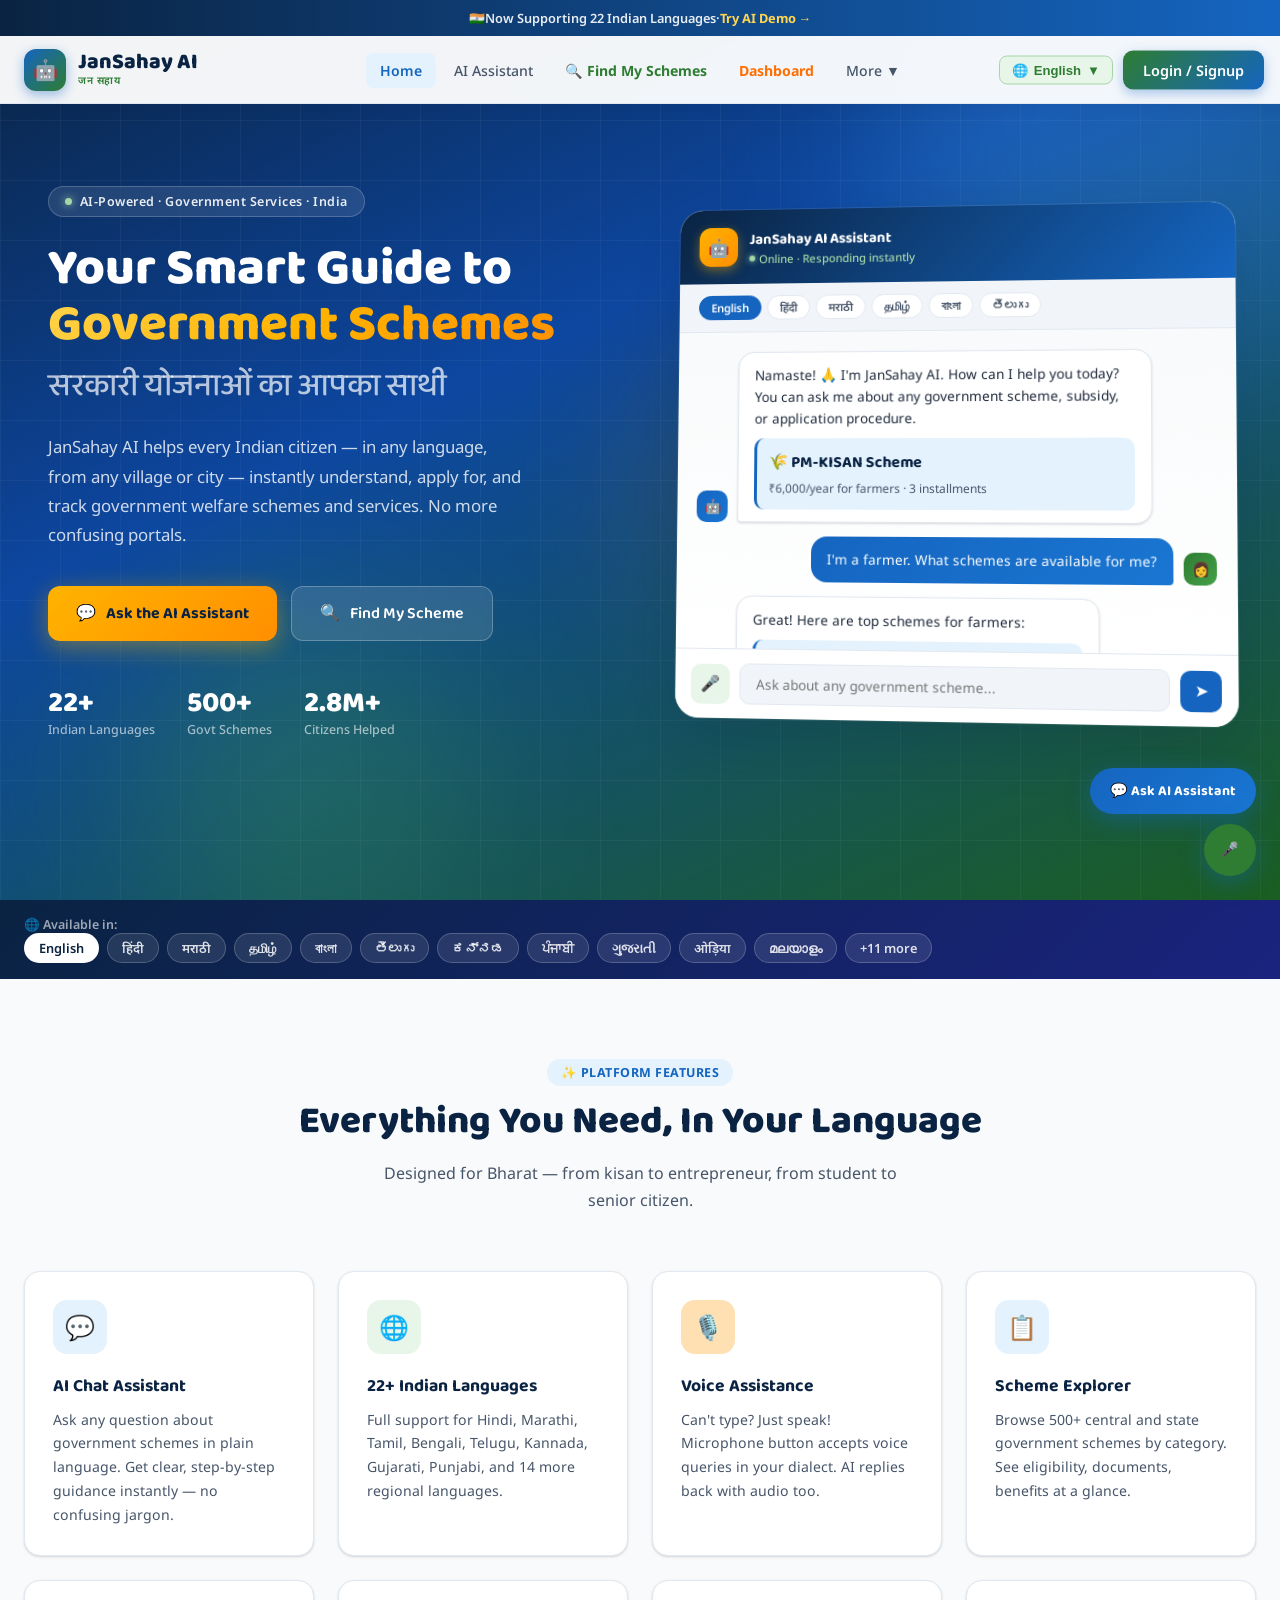
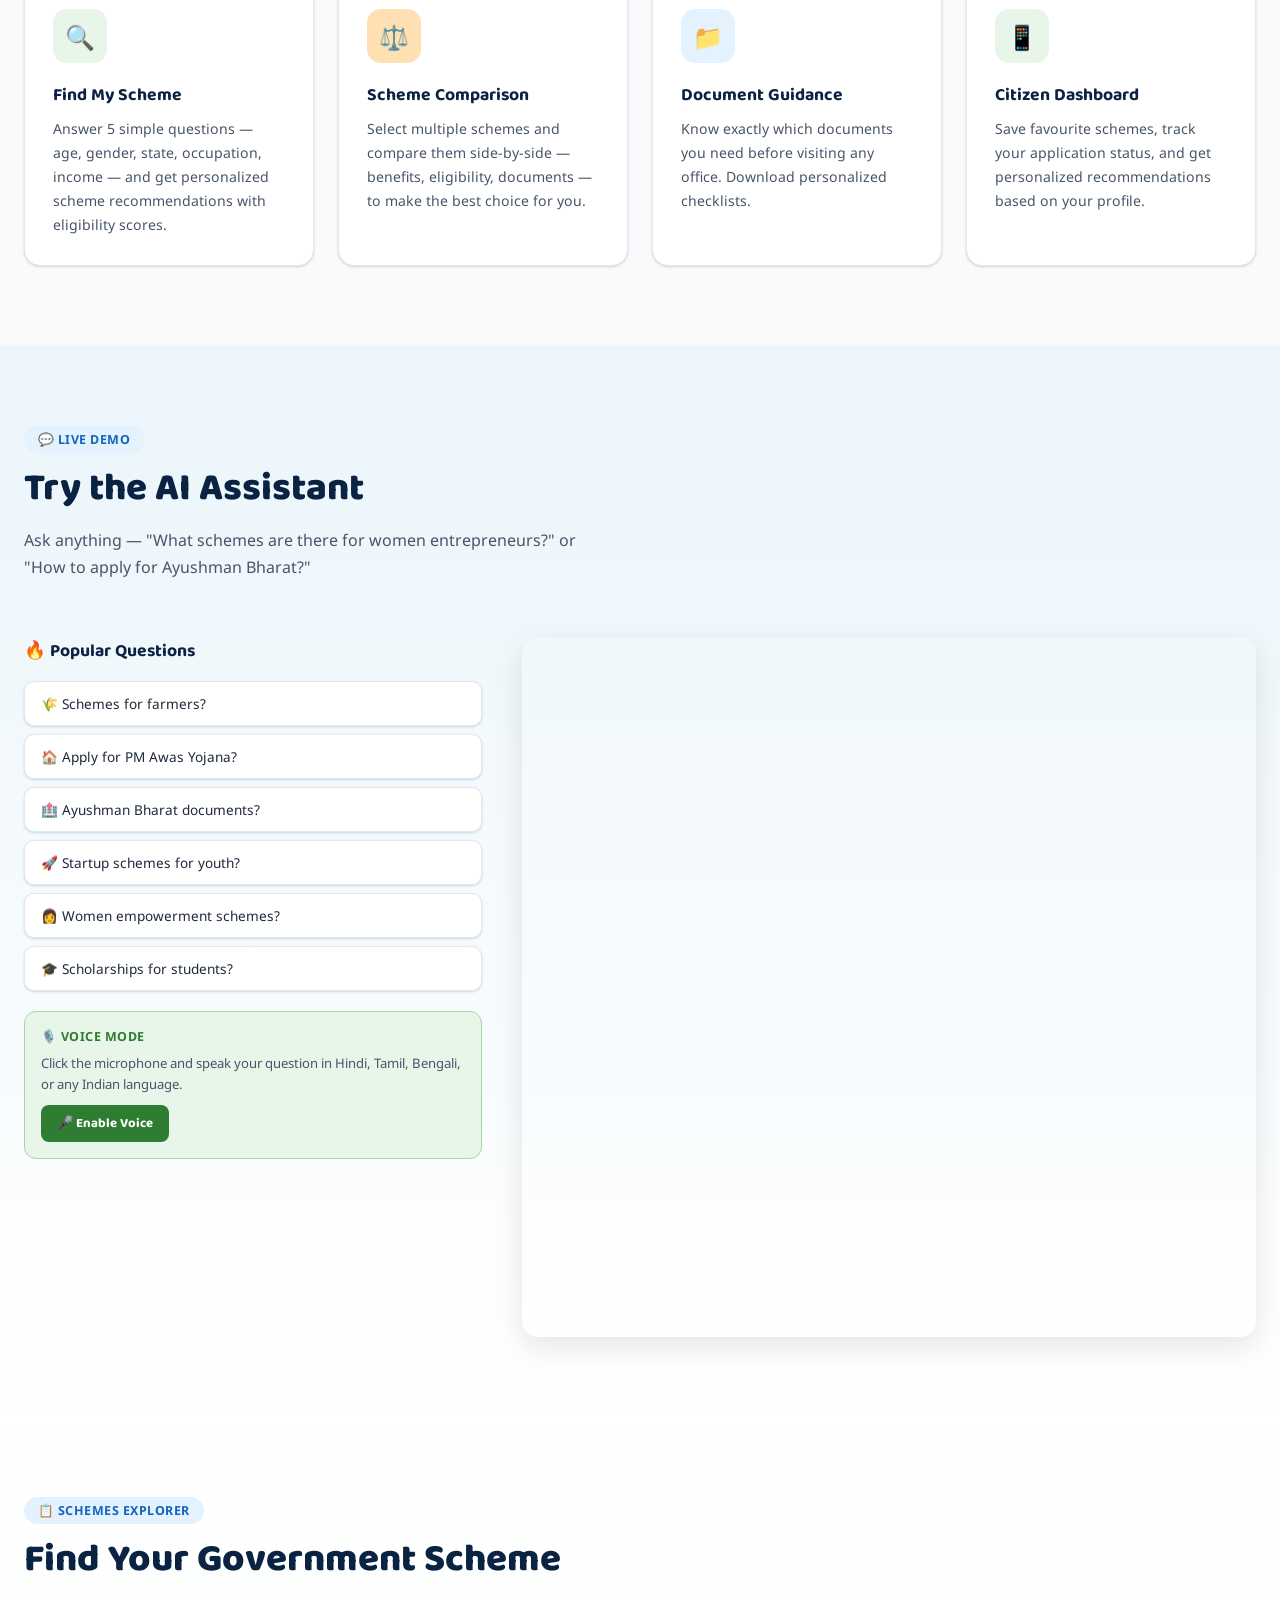
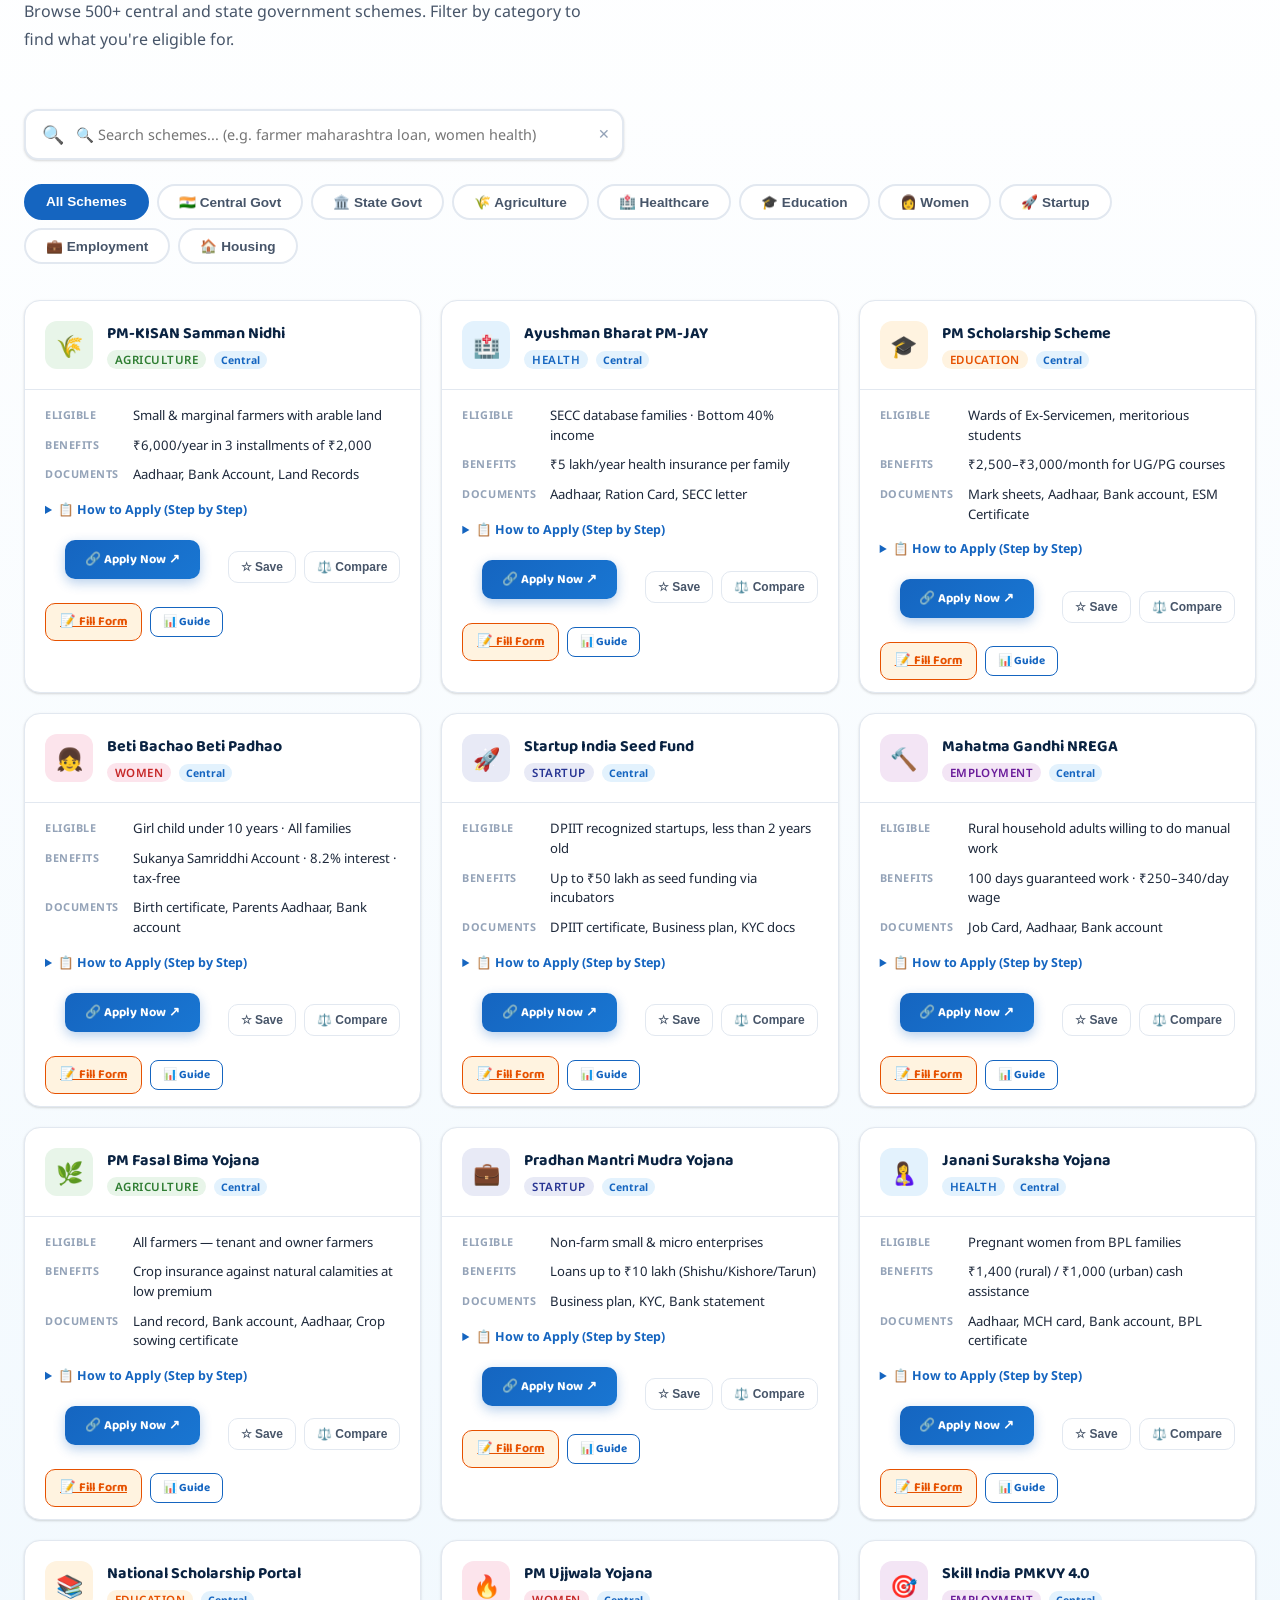
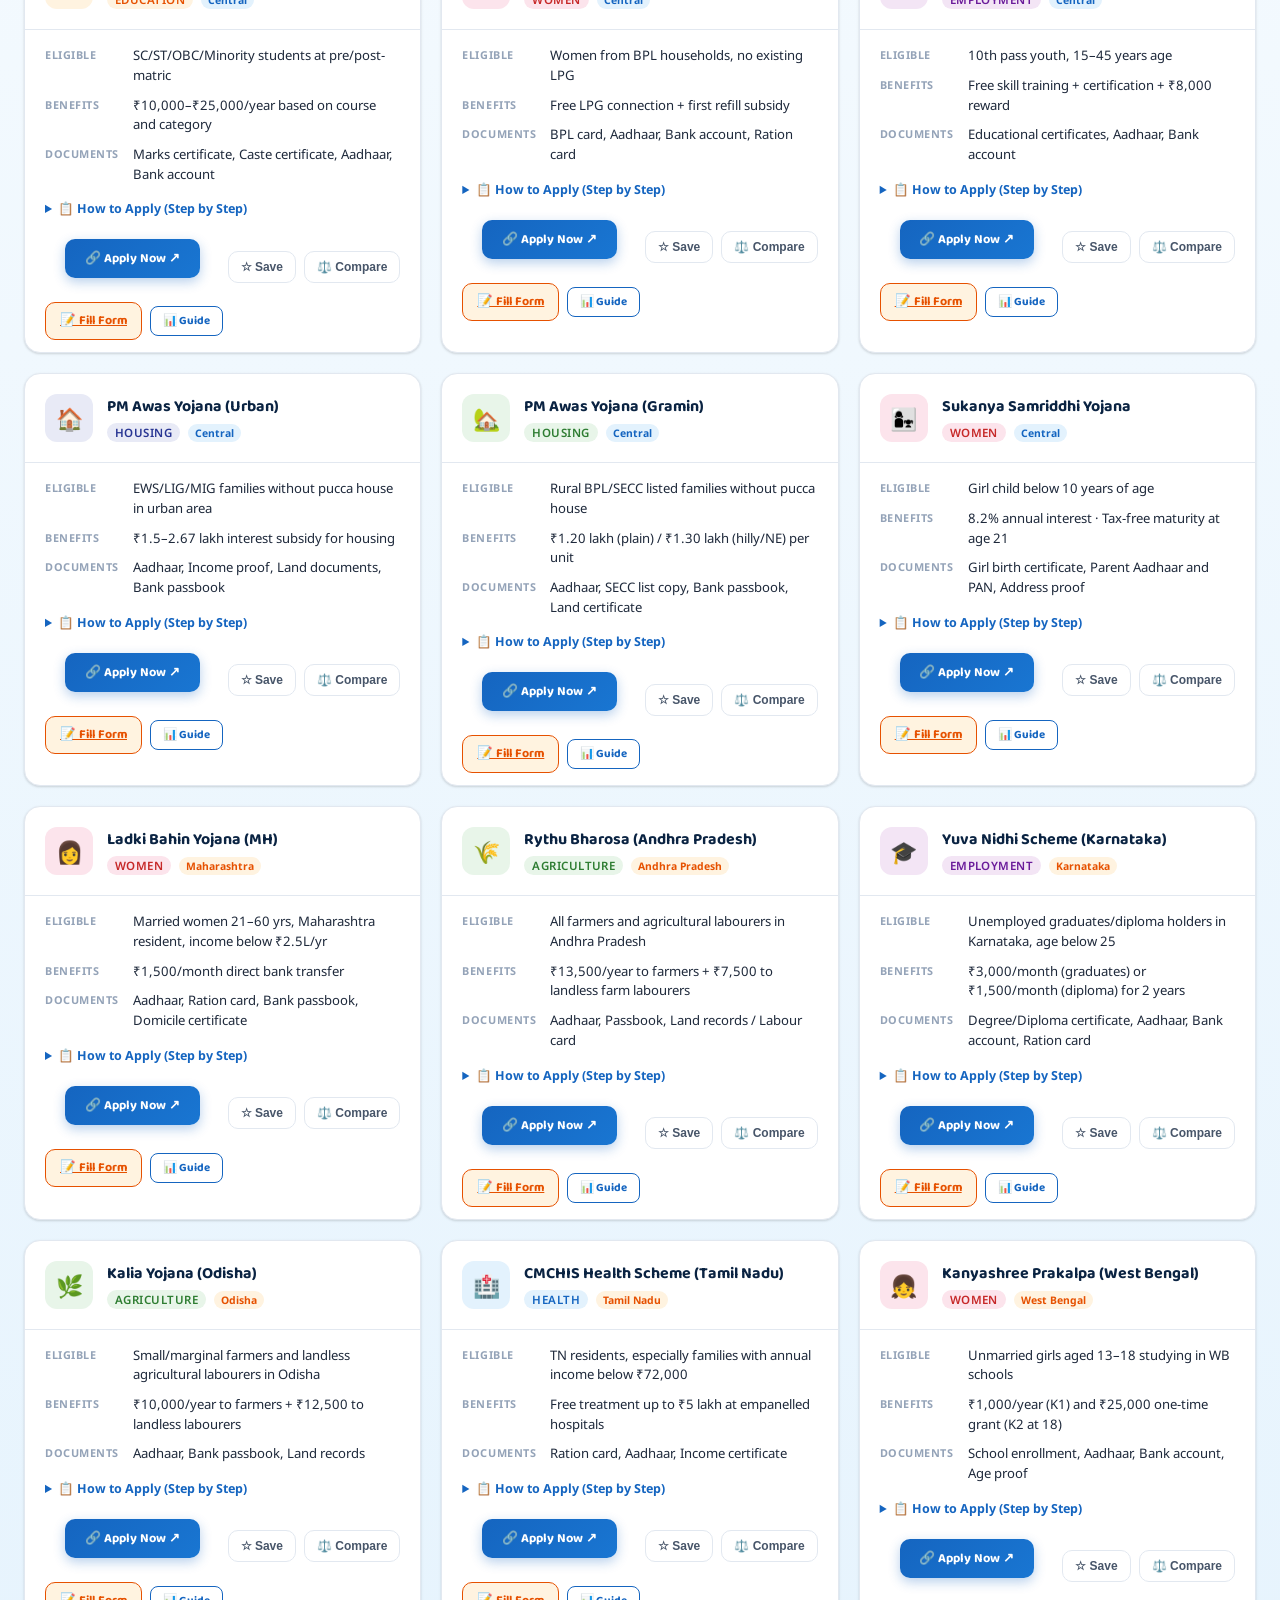
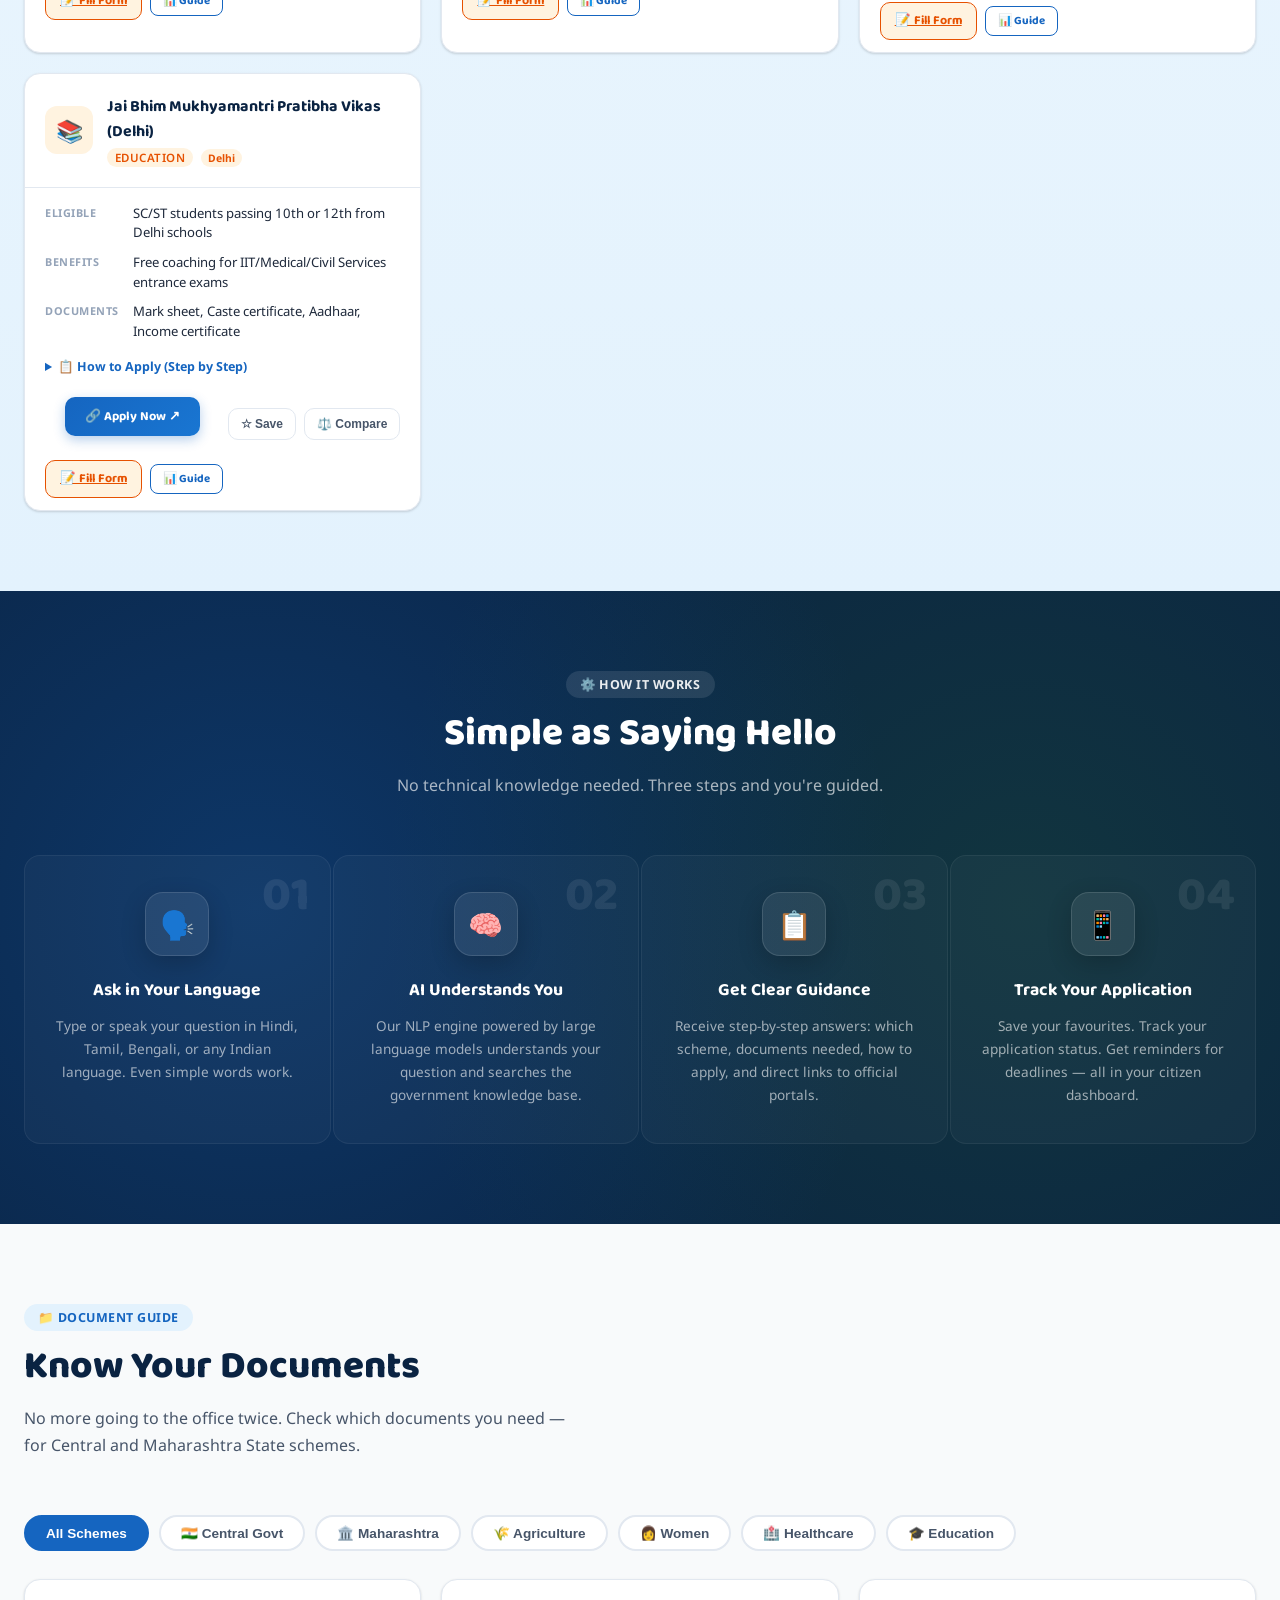
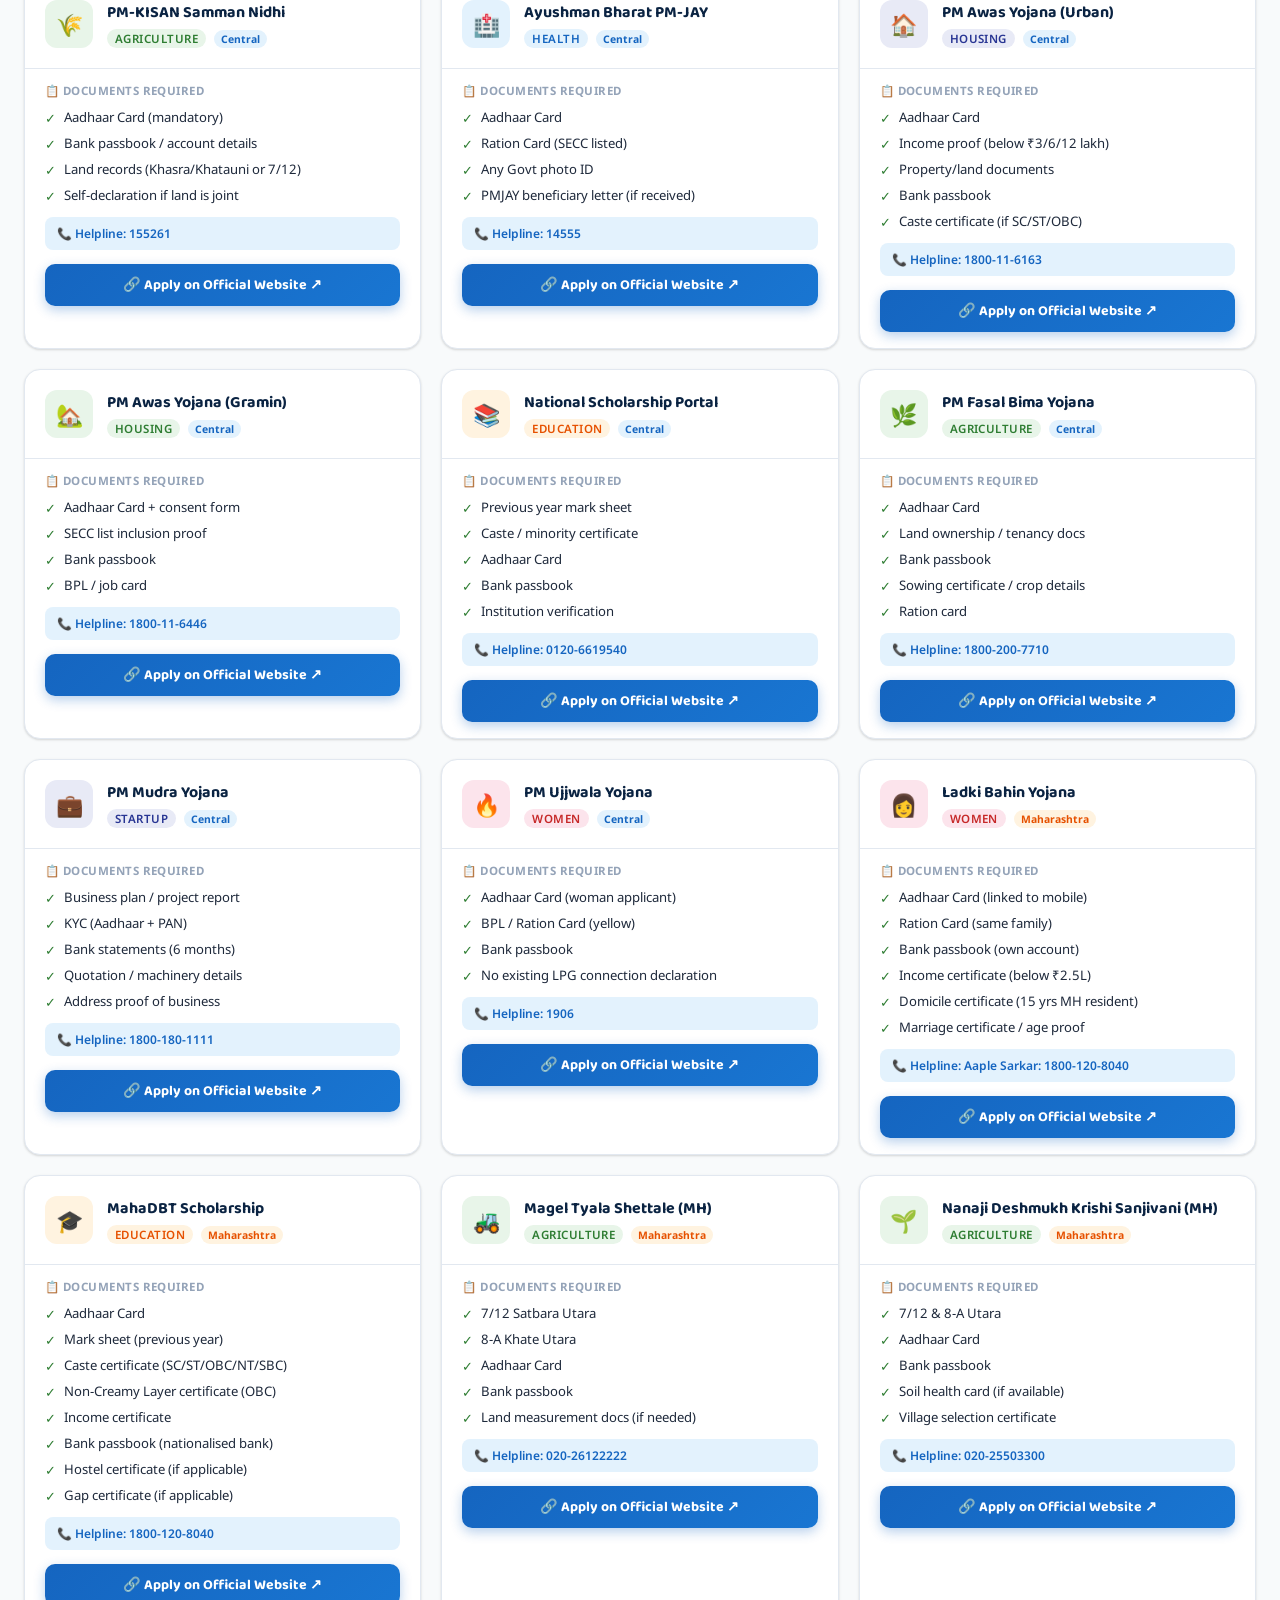
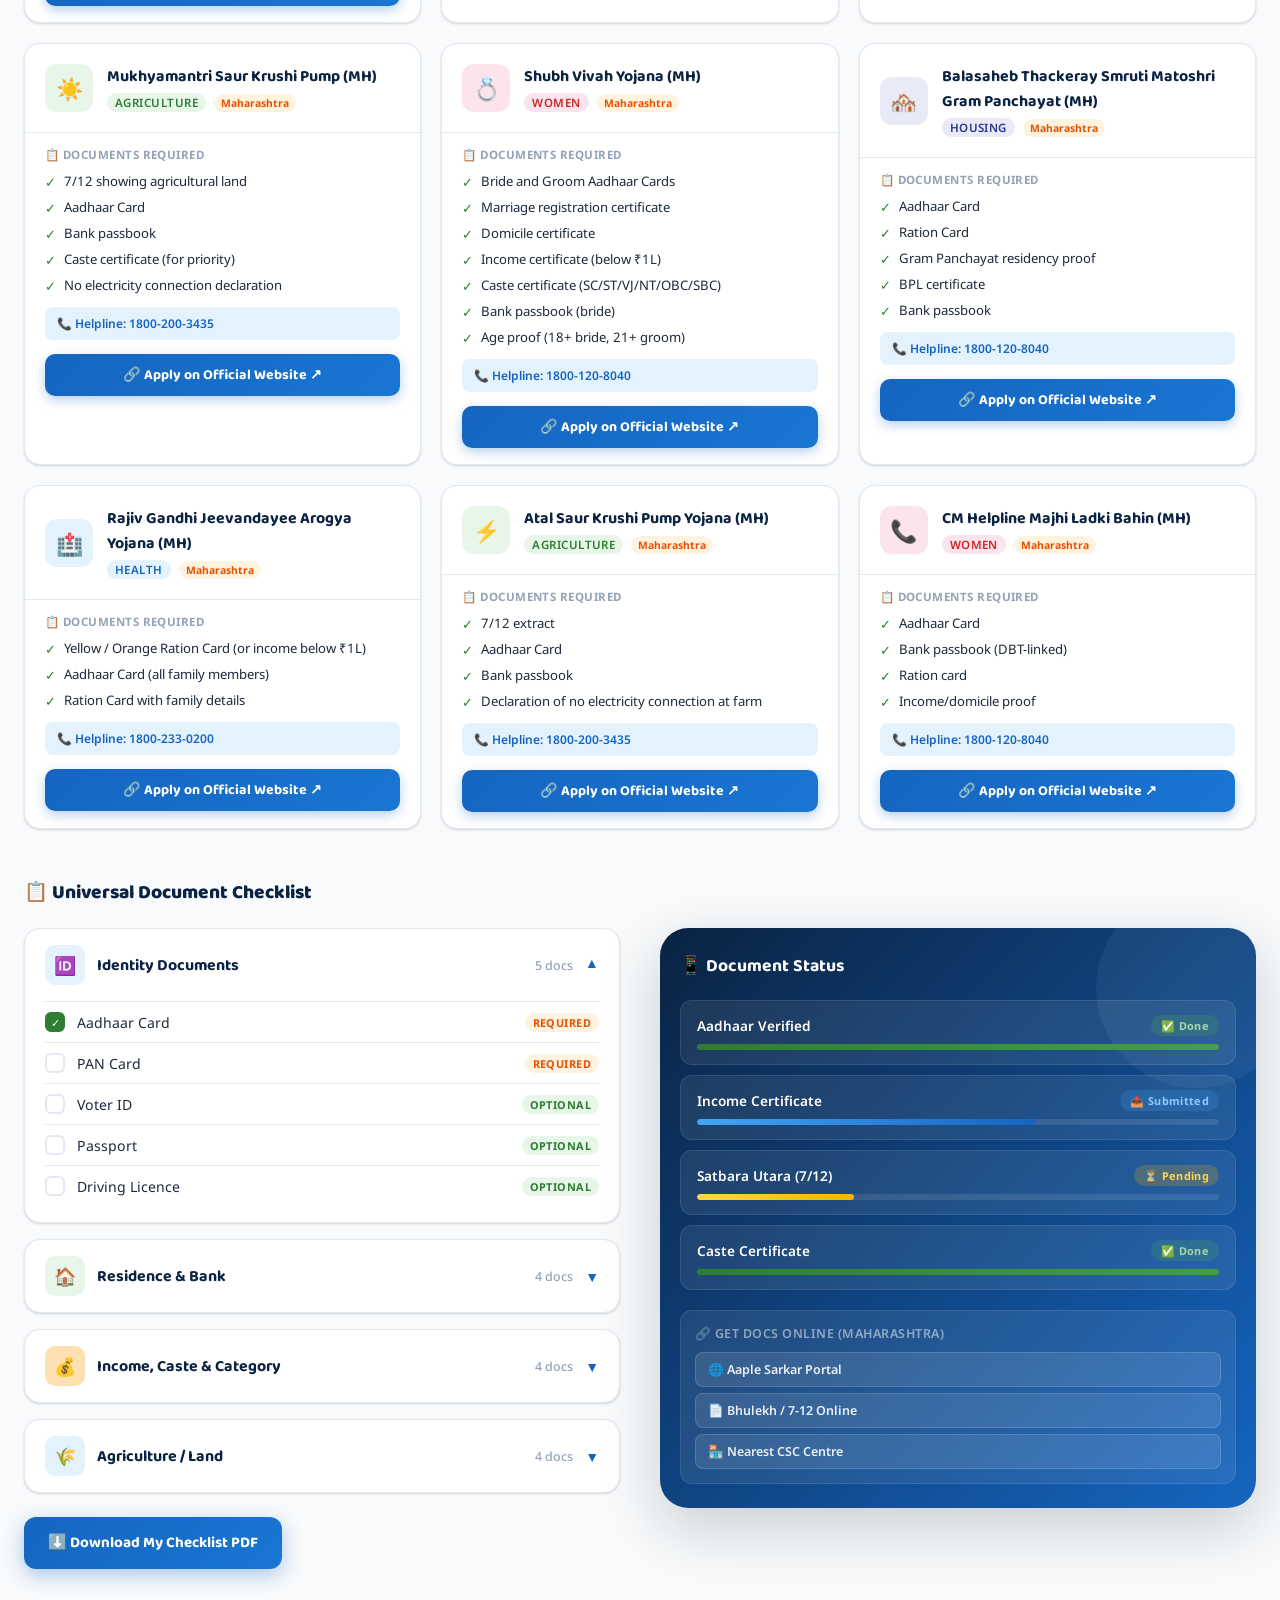
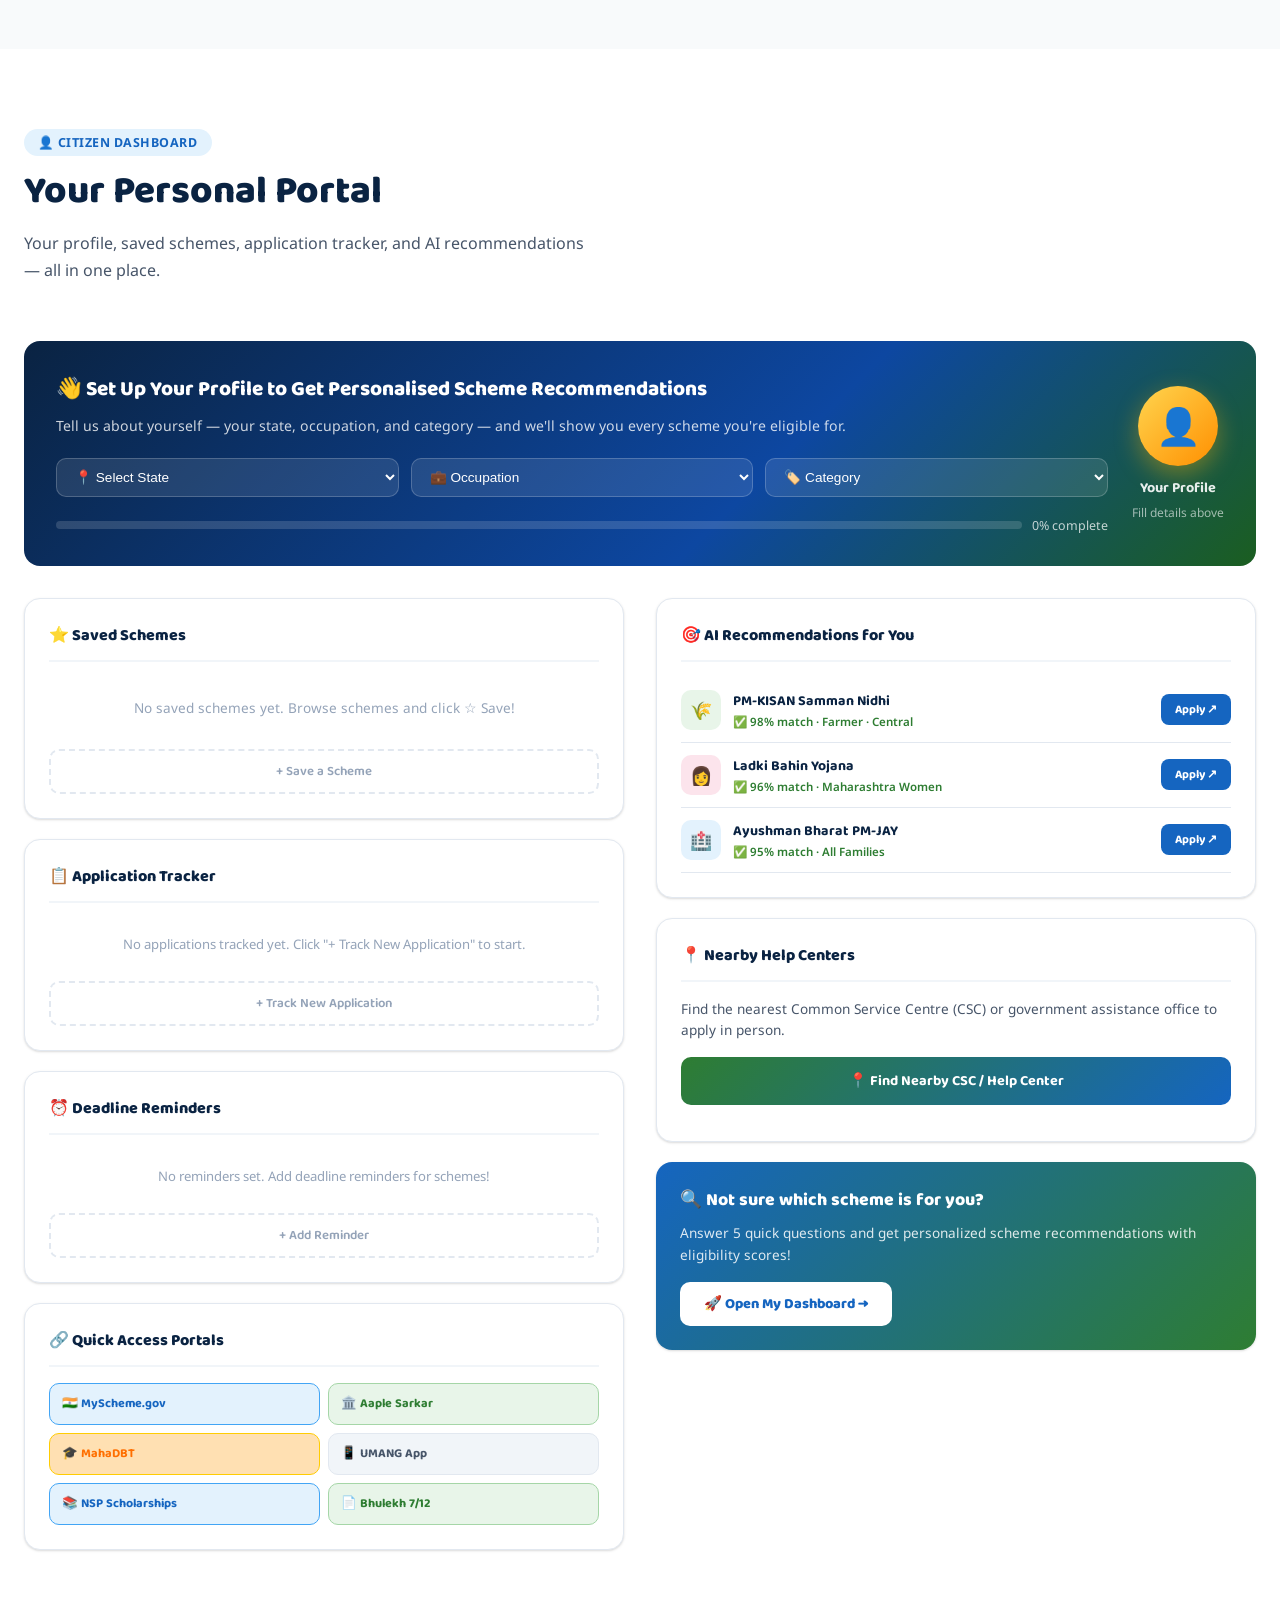
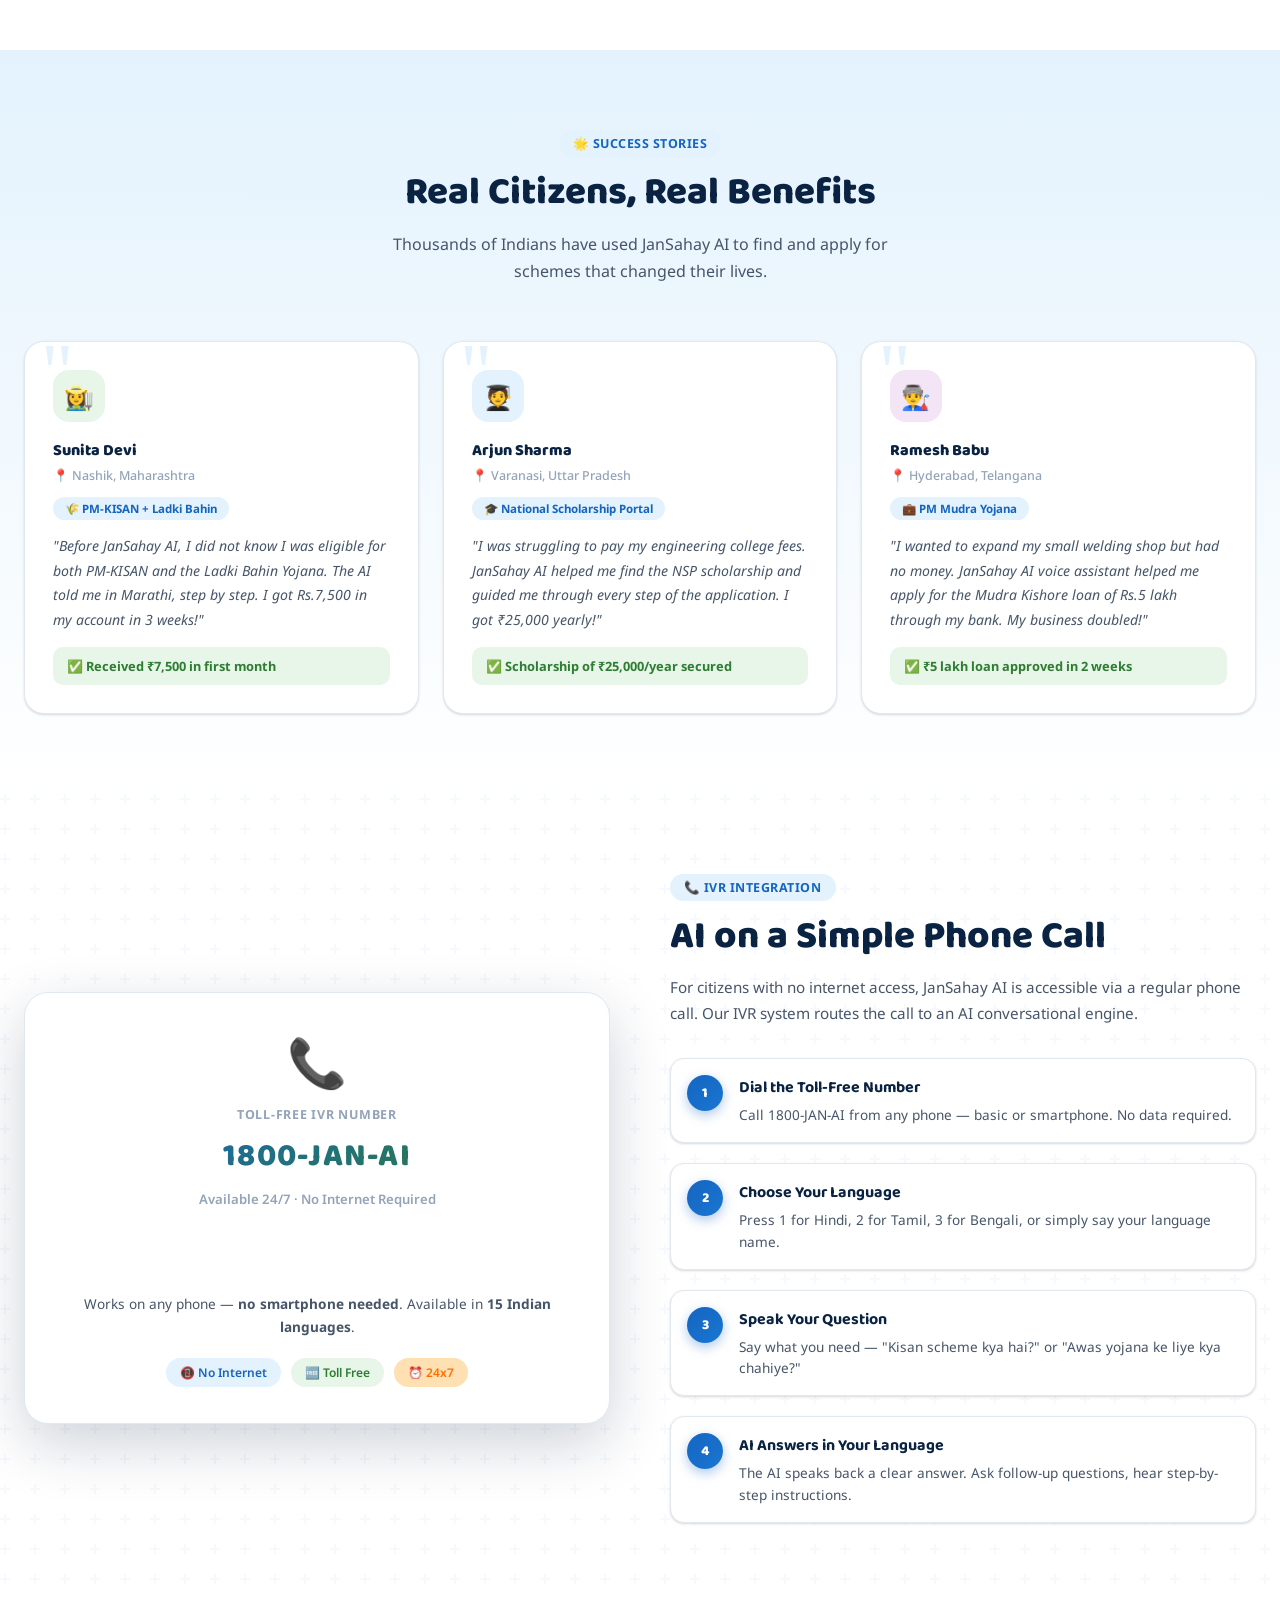
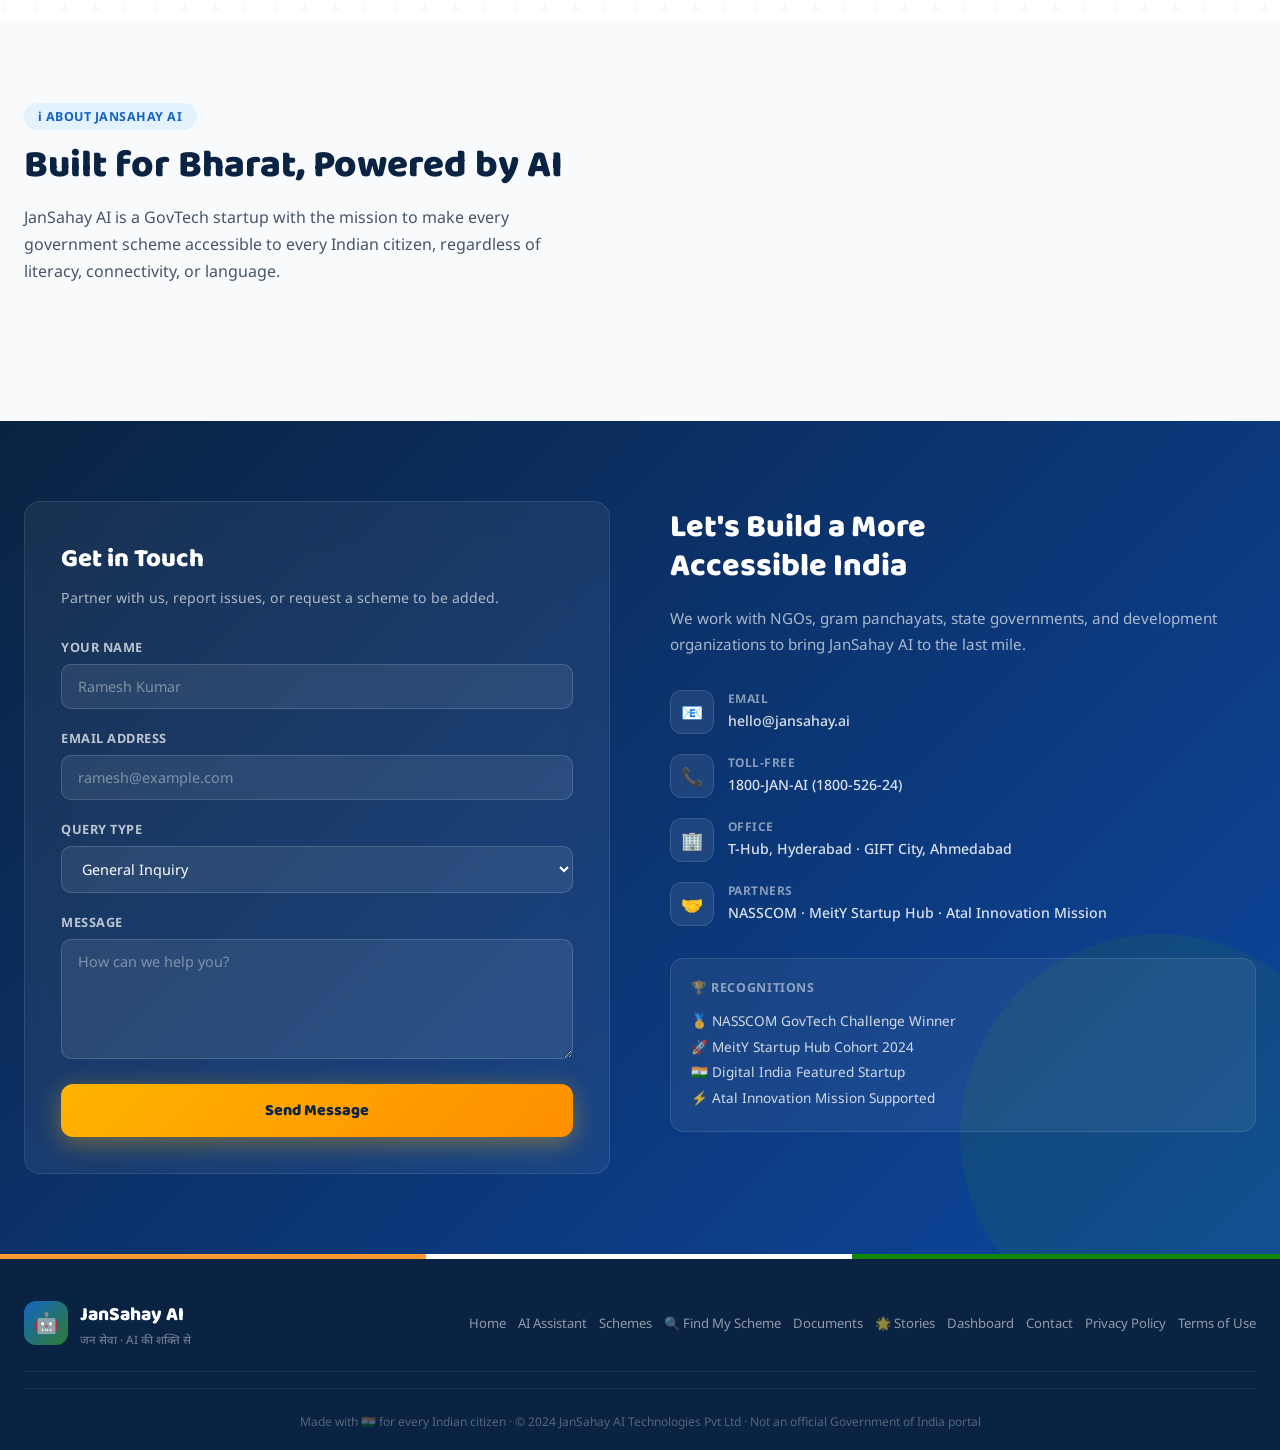
<file: JanSahay_AI_Final/webapp/index.html>
<!DOCTYPE html>
<html lang="en">
<head>
<meta charset="UTF-8">
<meta name="viewport" content="width=device-width, initial-scale=1.0">
<title>JanSahay AI — नागरिक सहायक</title>
<link rel="preconnect" href="https://fonts.googleapis.com">
<link href="https://fonts.googleapis.com/css2?family=Baloo+2:wght@400;500;600;700;800&family=Noto+Sans:ital,wght@0,300;0,400;0,500;0,600;1,400&family=Noto+Sans+Devanagari:wght@400;500;600;700&display=swap" rel="stylesheet">
<!-- Link to external CSS -->
<link rel="stylesheet" href="styles.css">

</head>
<body>

<!-- Announce Bar -->
<div class="announce-bar">
  🇮🇳 <span data-i18n="announcebar"></span> · <a href="#assistant" data-i18n="announcecta"></a>
</div>

<!-- Navbar -->
<nav id="navbar">
  <a href="#home" class="nav-brand">
    <div class="nav-logo">🤖</div>
    <div>
      <div class="nav-title">JanSahay AI</div>
      <div class="nav-subtitle">जन सहाय</div>
    </div>
  </a>
  <ul class="nav-links">
    <li><a href="#home" class="active"><span data-i18n="nav_home"></span></a></li>
    <li><a href="#assistant"><span data-i18n="nav_ai"></span></a></li>
    <li><a href="finder.html" style="color:var(--green);font-weight:700;">🔍 <span data-i18n="nav_find">Find My Schemes</span></a></li>
    <li><a href="dashboard.html" data-i18n="nav_dashboard">Dashboard</a></li>
    <li class="nav-dropdown">
      <a href="#" class="nav-dropdown-toggle" id="navDropdownToggle"><span data-i18n="nav_more">More</span> ▼</a>
      <div class="nav-dropdown-menu" id="navDropdownMenu">
        <a href="#how-it-works" data-i18n="nav_how">How It Works</a>
        <a href="form-assistant.html" data-i18n="nav_form">Form Assistant</a>
        <a href="#contact" data-i18n="nav_contact">Contact</a>
      </div>
    </li>
  </ul>
  <div class="nav-right" style="display:flex;gap:10px;align-items:center;">
    <div class="nav-lang-dropdown">
      <button class="nav-lang-toggle" id="navLangToggle">🌐 <span id="navLang">English</span> ▼</button>
      <div class="nav-lang-menu" id="navLangMenu">
        <a href="#" onclick="setLanguage('en'); return false;">English</a>
        <a href="#" onclick="setLanguage('hi'); return false;">हिंदी</a>
        <a href="#" onclick="setLanguage('mr'); return false;">मराठी</a>
        <a href="#" onclick="setLanguage('ta'); return false;">தமிழ்</a>
        <a href="#" onclick="setLanguage('bn'); return false;">বাংলা</a>
        <a href="#" onclick="setLanguage('te'); return false;">తెలుగు</a>
      </div>
    </div>
    <!-- Single Login/Signup button -->
    <div class="nav-auth" id="authWrapper">
      <a href="login.html" id="authBtn" class="nav-btn">Login / Signup</a>
      <div id="authDropdown" class="dropdown hidden">
        <button id="logoutBtn">Logout</button>
      </div>
    </div>
    <div class="hamburger" id="hamburgerBtn" onclick="toggleMobileMenu()">
      <span></span><span></span><span></span>
    </div>
  </div>
</nav>

<!-- Mobile Menu -->
<div class="mobile-menu" id="mobileMenu">
  <button class="mobile-menu-close" onclick="toggleMobileMenu()">✕</button>
  <a href="#home" onclick="toggleMobileMenu()" data-i18n="nav_home"></a>
  <a href="#assistant" onclick="toggleMobileMenu()" data-i18n="nav_ai"></a>
  <a href="finder.html" onclick="toggleMobileMenu()" style="color:var(--green);font-weight:700;">🔍 <span data-i18n="nav_find">Find My Schemes</span></a>
  <a href="#how-it-works" onclick="toggleMobileMenu()" data-i18n="nav_how"></a>
  <a href="form-assistant.html" onclick="toggleMobileMenu()" data-i18n="nav_form"></a>
  <a href="dashboard.html" onclick="toggleMobileMenu()" data-i18n="nav_dashboard"></a>
  <a href="#contact" onclick="toggleMobileMenu()" data-i18n="nav_contact"></a>
  <a href="#" onclick="cycleLanguage(); toggleMobileMenu(); return false;">🌐 Change Language</a>
  <a href="#" id="mobileLogout" onclick="logout(); toggleMobileMenu()" style="display:none;" data-i18n="nav_logout">Logout</a>
</div>

<!-- ─── HERO ─── -->
<section id="home">
  <div class="hero-bg">
    <div class="hero-orb hero-orb-1"></div>
    <div class="hero-orb hero-orb-2"></div>
    <div class="hero-orb hero-orb-3"></div>
    <div class="hero-grid"></div>
  </div>
  <div class="hero-content">
    <div class="hero-left">
      <div class="hero-badge">
        <div class="badge-dot"></div>
        <span data-i18n="hero_badge">AI-Powered · Government Services · India</span>
      </div>
      <h1 class="hero-title">
        <span data-i18n="hero_title1">Your Smart Guide to</span><br>
        <span class="hero-gradient-text" data-i18n="hero_title2">Government Schemes</span>
      </h1>
      <span class="hero-title-devanagari"><span data-i18n="hero_deva">सरकारी योजनाओं का आपका साथी</span></span>
      <p class="hero-description">
        <span data-i18n="hero_desc">JanSahay AI helps every Indian citizen — in any language, from any village or city — instantly understand, apply for, and track government welfare schemes and services. No more confusing portals.</span>
      </p>
      <div class="hero-actions">
        <a href="#assistant" class="btn-primary">
          <span>💬</span> <span data-i18n="hero_btn1">Ask the AI Assistant</span>
        </a>
        <a href="finder.html" class="btn-secondary">
          <span>🔍</span> <span>Find My Scheme</span>
        </a>
      </div>
      <div class="hero-stats">
        <div class="stat-item">
          <span class="stat-number">22+</span>
          <span class="stat-label" data-i18n="stat_lang">Indian Languages</span>
        </div>
        <div class="stat-item">
          <span class="stat-number">500+</span>
          <span class="stat-label" data-i18n="stat_schemes">Govt Schemes</span>
        </div>
        <div class="stat-item">
          <span class="stat-number">2.8M+</span>
          <span class="stat-label" data-i18n="stat_citizens">Citizens Helped</span>
        </div>
      </div>
    </div>
    <div class="hero-right">
      <div class="hero-chat">
        <div class="chat-header">
          <div class="chat-avatar">🤖</div>
          <div class="chat-title-wrap">
            <div class="chat-name" data-i18n="chat_name">JanSahay AI Assistant</div>
            <div class="chat-status" data-i18n="chat_status">Online · Responding instantly</div>
          </div>
        </div>
        <div class="lang-pills">
          <span class="lang-pill active">English</span>
          <span class="lang-pill">हिंदी</span>
          <span class="lang-pill">मराठी</span>
          <span class="lang-pill">தமிழ்</span>
          <span class="lang-pill">বাংলা</span>
          <span class="lang-pill">తెలుగు</span>
        </div>
        <div class="chat-messages" id="heroChatMessages">
          <div class="msg bot">
            <div class="msg-avatar">🤖</div>
            <div class="msg-bubble">
              Namaste! 🙏 I'm JanSahay AI. How can I help you today? You can ask me about any government scheme, subsidy, or application procedure.
              <div class="msg-scheme-card">
                <div class="scheme-name">🌾 PM-KISAN Scheme</div>
                <div class="scheme-detail">₹6,000/year for farmers · 3 installments</div>
              </div>
            </div>
          </div>
          <div class="msg user">
            <div class="msg-avatar">👩</div>
            <div class="msg-bubble">I'm a farmer. What schemes are available for me?</div>
          </div>
          <div class="msg bot">
            <div class="msg-avatar">🤖</div>
            <div class="msg-bubble">
              Great! Here are top schemes for farmers:
              <div class="msg-scheme-card">
                <div class="scheme-name">💧 PM Fasal Bima Yojana</div>
                <div class="scheme-detail">Crop insurance · Low premium · Natural disaster cover</div>
              </div>
              <div class="msg-scheme-card" style="margin-top:8px;">
                <div class="scheme-name">🏦 Kisan Credit Card</div>
                <div class="scheme-detail">₹3 lakh credit · 4% interest rate</div>
              </div>
            </div>
          </div>
          <div class="msg user">
            <div class="msg-avatar">👩</div>
            <div class="msg-bubble">How do I apply for PM-KISAN?</div>
          </div>
          <div class="msg bot" id="typingMsg">
            <div class="msg-avatar">🤖</div>
            <div class="typing-indicator">
              <div class="typing-dot"></div>
              <div class="typing-dot"></div>
              <div class="typing-dot"></div>
            </div>
          </div>
        </div>
        <div class="chat-input-wrap">
          <button class="chat-voice-btn" id="heroVoiceBtn" onclick="startVoiceInput('heroChatInput')" title="Voice Input">🎤</button>
          <input class="chat-input" type="text" placeholder="Ask about any government scheme..." id="heroChatInput">
          <button class="chat-send-btn" onclick="sendHeroMessage()">➤</button>
        </div>
      </div>
    </div>
  </div>
</section>

<!-- Language Strip -->
<div class="lang-strip">
  <div class="lang-strip-inner">
    <span class="lang-strip-label"><span data-i18n="strip_label">🌐 Available in:</span>
    <div class="lang-chips">
      <span class="lang-chip active">English</span>
      <span class="lang-chip">हिंदी</span>
      <span class="lang-chip">मराठी</span>
      <span class="lang-chip">தமிழ்</span>
      <span class="lang-chip">বাংলা</span>
      <span class="lang-chip">తెలుగు</span>
      <span class="lang-chip">ಕನ್ನಡ</span>
      <span class="lang-chip">ਪੰਜਾਬੀ</span>
      <span class="lang-chip">ગુજરાતી</span>
      <span class="lang-chip">ओड़िया</span>
      <span class="lang-chip">മലയാളം</span>
      <span class="lang-chip">+11 more</span>
    </div>
  </div>
</div>

<!-- ─── FEATURES ─── -->
<section id="features">
  <div class="container">
    <div class="section-header center fade-up">
      <div class="section-badge" data-i18n="feat_badge">✨ Platform Features</div>
      <h2 class="section-title" data-i18n="feat_title">Everything You Need, In Your Language</h2>
      <p class="section-subtitle" data-i18n="feat_sub">Designed for Bharat — from kisan to entrepreneur, from student to senior citizen.</p>
    </div>
    <div class="features-grid">
      <div class="feature-card fade-up">
        <div class="feature-icon bg-blue-soft">💬</div>
        <div class="feature-title" data-i18n="f1_title">AI Chat Assistant</div>
        <p class="feature-desc" data-i18n="f1_desc">Ask any question about government schemes in plain language. Get clear, step-by-step guidance instantly — no confusing jargon.</p>
      </div>
      <div class="feature-card fade-up">
        <div class="feature-icon bg-green-soft">🌐</div>
        <div class="feature-title" data-i18n="f2_title">22+ Indian Languages</div>
        <p class="feature-desc" data-i18n="f2_desc">Full support for Hindi, Marathi, Tamil, Bengali, Telugu, Kannada, Gujarati, Punjabi, and 14 more regional languages.</p>
      </div>
      <div class="feature-card fade-up">
        <div class="feature-icon bg-saffron-soft">🎙️</div>
        <div class="feature-title" data-i18n="f3_title">Voice Assistance</div>
        <p class="feature-desc" data-i18n="f3_desc">Can't type? Just speak! Microphone button accepts voice queries in your dialect. AI replies back with audio too.</p>
      </div>
      <div class="feature-card fade-up">
        <div class="feature-icon bg-blue-soft">📋</div>
        <div class="feature-title" data-i18n="f4_title">Scheme Explorer</div>
        <p class="feature-desc" data-i18n="f4_desc">Browse 500+ central and state government schemes by category. See eligibility, documents, benefits at a glance.</p>
      </div>
      <div class="feature-card fade-up">
        <div class="feature-icon bg-green-soft">🔍</div>
        <div class="feature-title">Find My Scheme</div>
        <p class="feature-desc">Answer 5 simple questions — age, gender, state, occupation, income — and get personalized scheme recommendations with eligibility scores.</p>
      </div>
      <div class="feature-card fade-up">
        <div class="feature-icon bg-saffron-soft">⚖️</div>
        <div class="feature-title">Scheme Comparison</div>
        <p class="feature-desc">Select multiple schemes and compare them side-by-side — benefits, eligibility, documents — to make the best choice for you.</p>
      </div>
      <div class="feature-card fade-up">
        <div class="feature-icon bg-blue-soft">📁</div>
        <div class="feature-title" data-i18n="f5_title">Document Guidance</div>
        <p class="feature-desc" data-i18n="f5_desc">Know exactly which documents you need before visiting any office. Download personalized checklists.</p>
      </div>
      <div class="feature-card fade-up">
        <div class="feature-icon bg-green-soft">📱</div>
        <div class="feature-title" data-i18n="f6_title">Citizen Dashboard</div>
        <p class="feature-desc" data-i18n="f6_desc">Save favourite schemes, track your application status, and get personalized recommendations based on your profile.</p>
      </div>
    </div>
  </div>
</section>

<!-- ─── AI ASSISTANT ─── -->
<section id="assistant" style="background: linear-gradient(180deg, #EBF5FB 0%, white 100%);">
  <div class="container">
    <div class="section-header fade-up">
      <div class="section-badge" data-i18n="ai_badge">💬 Live Demo</div>
      <h2 class="section-title" id="assistantTitle">Try the AI Assistant</h2>
      <p class="section-subtitle"><span data-i18n="ai_sub">Ask anything — "What schemes are there for women entrepreneurs?" or "How to apply for Ayushman Bharat?"</span></p>
    </div>
    <!-- <div style="display:grid;grid-template-columns:1fr 1.6fr;gap:40px;align-items:start;" class="fade-up"> -->
      <div class="assistant-grid fade-up">
      <div>
        <h3 id="popularQLabel" style="font-family:var(--font-display);font-size:1.1rem;font-weight:700;color:var(--navy);margin-bottom:16px;">🔥 Popular Questions</h3>
        <div id="sampleQuestions">
          <div class="sample-q" onclick="askQuestion(this.dataset.q)" data-q="What schemes are available for farmers?" style="padding:12px 16px;background:white;border-radius:10px;border:1.5px solid var(--gray-100);margin-bottom:8px;cursor:pointer;font-size:0.85rem;color:var(--gray-800);transition:all 0.2s;display:flex;align-items:center;gap:8px;box-shadow:var(--shadow-sm);">
            <span class="sample-q-text">🌾 Schemes for farmers?</span>
          </div>
          <div class="sample-q" onclick="askQuestion(this.dataset.q)" data-q="How do I apply for PM Awas Yojana?" style="padding:12px 16px;background:white;border-radius:10px;border:1.5px solid var(--gray-100);margin-bottom:8px;cursor:pointer;font-size:0.85rem;color:var(--gray-800);transition:all 0.2s;display:flex;align-items:center;gap:8px;box-shadow:var(--shadow-sm);">
            <span class="sample-q-text">🏠 Apply for PM Awas Yojana?</span>
          </div>
          <div class="sample-q" onclick="askQuestion(this.dataset.q)" data-q="What documents do I need for Ayushman Bharat?" style="padding:12px 16px;background:white;border-radius:10px;border:1.5px solid var(--gray-100);margin-bottom:8px;cursor:pointer;font-size:0.85rem;color:var(--gray-800);transition:all 0.2s;display:flex;align-items:center;gap:8px;box-shadow:var(--shadow-sm);">
            <span class="sample-q-text">🏥 Ayushman Bharat documents?</span>
          </div>
          <div class="sample-q" onclick="askQuestion(this.dataset.q)" data-q="Startup schemes for young entrepreneurs" style="padding:12px 16px;background:white;border-radius:10px;border:1.5px solid var(--gray-100);margin-bottom:8px;cursor:pointer;font-size:0.85rem;color:var(--gray-800);transition:all 0.2s;display:flex;align-items:center;gap:8px;box-shadow:var(--shadow-sm);">
            <span class="sample-q-text">🚀 Startup schemes for youth?</span>
          </div>
          <div class="sample-q" onclick="askQuestion(this.dataset.q)" data-q="Women empowerment schemes in India" style="padding:12px 16px;background:white;border-radius:10px;border:1.5px solid var(--gray-100);margin-bottom:8px;cursor:pointer;font-size:0.85rem;color:var(--gray-800);transition:all 0.2s;display:flex;align-items:center;gap:8px;box-shadow:var(--shadow-sm);">
            <span class="sample-q-text">👩 Women empowerment schemes?</span>
          </div>
          <div class="sample-q" onclick="askQuestion(this.dataset.q)" data-q="Scholarship schemes for students" style="padding:12px 16px;background:white;border-radius:10px;border:1.5px solid var(--gray-100);margin-bottom:8px;cursor:pointer;font-size:0.85rem;color:var(--gray-800);transition:all 0.2s;display:flex;align-items:center;gap:8px;box-shadow:var(--shadow-sm);">
            <span class="sample-q-text">🎓 Scholarships for students?</span>
          </div>
        </div>
        <div style="margin-top:20px;padding:16px;background:var(--mint);border-radius:12px;border:1px solid var(--green-light);">
          <div style="font-size:0.78rem;font-weight:700;color:var(--green);margin-bottom:8px;text-transform:uppercase;letter-spacing:0.04em;">🎙️ Voice Mode</div>
          <p style="font-size:0.82rem;color:var(--gray-600);line-height:1.6;">Click the microphone and speak your question in Hindi, Tamil, Bengali, or any Indian language.</p>
          <button onclick="toggleVoice()" id="voiceModeBtn" style="margin-top:10px;padding:8px 16px;background:var(--green);color:white;border:none;border-radius:8px;font-family:var(--font-display);font-size:0.82rem;font-weight:700;cursor:pointer;">🎤 Enable Voice</button>
        </div>
      </div>
      
     <iframe
    src="https://www.chatbase.co/chatbot-iframe/F5F3Ji1upfjSFgRkNKwas"
    width="100%"
    style="height: 100%; min-height: 700px"
    frameborder="0"
></iframe>
    </div>
  </div>
</section>

<!-- ─── SCHEMES ─── -->
<section id="schemes">
  <div class="container">
    <div class="section-header fade-up">
      <div class="section-badge" data-i18n="sch_badge">📋 Schemes Explorer</div>
      <h2 class="section-title" data-i18n="sch_title">Find Your Government Scheme</h2>
      <p class="section-subtitle"><span data-i18n="sch_sub">Browse 500+ central and state government schemes. Filter by category to find what you're eligible for.</span></p>
    </div>

    <!-- SMART SEARCH BAR -->
    <div class="fade-up" style="margin-bottom:24px;">
      <div style="position:relative;max-width:600px;">
        <input type="text" id="schemeSearchInput" placeholder="🔍 Search schemes... (e.g. farmer maharashtra loan, women health)"
          style="width:100%;padding:14px 20px 14px 50px;border-radius:14px;border:2px solid var(--gray-100);font-family:var(--font-body);font-size:0.9rem;color:var(--gray-800);background:white;box-shadow:var(--shadow-sm);outline:none;transition:border-color 0.2s;"
          oninput="smartSearchSchemes(this.value)"
          onfocus="this.style.borderColor='var(--blue-light)'"
          onblur="this.style.borderColor='var(--gray-100)'">
        <span style="position:absolute;left:18px;top:50%;transform:translateY(-50%);font-size:18px;">🔍</span>
        <button onclick="smartSearchSchemes('');document.getElementById('schemeSearchInput').value=''" style="position:absolute;right:14px;top:50%;transform:translateY(-50%);background:none;border:none;cursor:pointer;font-size:14px;color:var(--gray-400);" title="Clear">✕</button>
      </div>
      <div id="searchResultInfo" style="margin-top:8px;font-size:0.82rem;color:var(--gray-400);display:none;"></div>
    </div>

    <!-- COMPARE SELECTION NOTICE -->
    <div id="compareNotice" style="display:none;margin-bottom:16px;padding:12px 20px;background:linear-gradient(135deg,var(--sky),var(--mint));border-radius:12px;border:1.5px solid var(--blue-light);display:flex;align-items:center;gap:12px;flex-wrap:wrap;">
      <span style="font-size:0.88rem;font-weight:700;color:var(--navy);">⚖️ <span id="compareCount">0</span> scheme(s) selected for comparison</span>
      <button onclick="showCompareModal()" style="padding:8px 18px;background:var(--blue);color:white;border:none;border-radius:8px;font-family:var(--font-display);font-size:0.82rem;font-weight:700;cursor:pointer;">Compare Now</button>
      <button onclick="clearCompare()" style="padding:8px 14px;background:white;color:var(--gray-600);border:1.5px solid var(--gray-200);border-radius:8px;font-size:0.82rem;cursor:pointer;">Clear</button>
    </div>

    <div class="schemes-tabs fade-up">
      <button class="scheme-tab active" onclick="filterSchemes('all', this)"><span data-i18n="tab_all">All Schemes</span></button>
      <button class="scheme-tab" onclick="filterSchemes('central', this)"><span data-i18n="tab_central">🇮🇳 Central Govt</span></button>
      <button class="scheme-tab" onclick="filterSchemes('state', this)"><span data-i18n="tab_state">🏛️ State Govt</span></button>
      <button class="scheme-tab" onclick="filterSchemes('agriculture', this)"><span data-i18n="tab_agri">🌾 Agriculture</span></button>
      <button class="scheme-tab" onclick="filterSchemes('health', this)"><span data-i18n="tab_health">🏥 Healthcare</span></button>
      <button class="scheme-tab" onclick="filterSchemes('education', this)"><span data-i18n="tab_edu">🎓 Education</span></button>
      <button class="scheme-tab" onclick="filterSchemes('women', this)"><span data-i18n="tab_women">👩 Women</span></button>
      <button class="scheme-tab" onclick="filterSchemes('startup', this)"><span data-i18n="tab_startup">🚀 Startup</span></button>
      <button class="scheme-tab" onclick="filterSchemes('employment', this)"><span data-i18n="tab_employ">💼 Employment</span></button>
      <button class="scheme-tab" onclick="filterSchemes('housing', this)"><span data-i18n="tab_housing">🏠 Housing</span></button>
    </div>
    <div class="schemes-grid" id="schemesGrid">
      <!-- Schemes rendered by JS -->
    </div>
  </div>
</section>

<!-- ─── COMPARE MODAL ─── -->
<div id="compareModal" style="display:none;position:fixed;inset:0;background:rgba(0,0,0,0.6);z-index:9000;overflow-y:auto;padding:20px;">
  <div style="background:white;border-radius:20px;max-width:1000px;margin:40px auto;padding:32px;position:relative;">
    <button onclick="document.getElementById('compareModal').style.display='none'" style="position:absolute;top:20px;right:20px;background:var(--gray-100);border:none;border-radius:50%;width:36px;height:36px;cursor:pointer;font-size:16px;">✕</button>
    <h2 style="font-family:var(--font-display);font-size:1.4rem;font-weight:800;color:var(--navy);margin-bottom:24px;">⚖️ Scheme Comparison</h2>
    <div id="compareTableContainer" style="overflow-x:auto;"></div>
  </div>
</div>

<!-- ─── HOW IT WORKS ─── -->
<section id="how-it-works">
  <div class="container">
    <div class="section-header center fade-up" style="color:white;">
      <div class="section-badge" style="background:rgba(255,255,255,0.1);color:rgba(255,255,255,0.9);" data-i18n="how_badge">⚙️ How It Works</div>
      <h2 class="section-title" style="color:white;" data-i18n="how_title">Simple as Saying Hello</h2>
      <p class="section-subtitle" style="color:rgba(255,255,255,0.65);margin:0 auto;" data-i18n="how_sub">No technical knowledge needed. Three steps and you're guided.</p>
    </div>
    <div class="how-grid fade-up">
      <div class="how-step">
        <div class="how-num">01</div>
        <div class="how-icon">🗣️</div>
        <div class="how-title" data-i18n="step1_title">Ask in Your Language</div>
        <p class="how-desc" data-i18n="step1_desc">Type or speak your question in Hindi, Tamil, Bengali, or any Indian language. Even simple words work.</p>
      </div>
      <div class="how-step">
        <div class="how-num">02</div>
        <div class="how-icon">🧠</div>
        <div class="how-title" data-i18n="step2_title">AI Understands You</div>
        <p class="how-desc" data-i18n="step2_desc">Our NLP engine powered by large language models understands your question and searches the government knowledge base.</p>
      </div>
      <div class="how-step">
        <div class="how-num">03</div>
        <div class="how-icon">📋</div>
        <div class="how-title" data-i18n="step3_title">Get Clear Guidance</div>
        <p class="how-desc" data-i18n="step3_desc">Receive step-by-step answers: which scheme, documents needed, how to apply, and direct links to official portals.</p>
      </div>
      <div class="how-step">
        <div class="how-num">04</div>
        <div class="how-icon">📱</div>
        <div class="how-title" data-i18n="step4_title">Track Your Application</div>
        <p class="how-desc" data-i18n="step4_desc">Save your favourites. Track your application status. Get reminders for deadlines — all in your citizen dashboard.</p>
      </div>
    </div>
  </div>
</section>

<!-- ─── DOCUMENTS ─── -->
<section id="documents">
  <div class="container">
    <div class="section-header fade-up">
      <div class="section-badge" data-i18n="doc_badge">📁 Document Guide</div>
      <h2 class="section-title" data-i18n="doc_title">Know Your Documents</h2>
      <p class="section-subtitle"><span data-i18n="doc_sub">No more going to the office twice. Check which documents you need — for Central and Maharashtra State schemes.</span></p>
    </div>

    <!-- STATE FILTER TABS -->
    <div style="display:flex;gap:10px;flex-wrap:wrap;margin-bottom:28px;" class="fade-up">
      <button class="doc-filter-btn active" onclick="filterDocs('all',this)" style="padding:8px 20px;border-radius:100px;font-size:0.85rem;font-weight:600;border:2px solid var(--blue);background:var(--blue);color:white;cursor:pointer;transition:all 0.2s;"><span data-i18n="tab_all">All Schemes</span></button>
      <button class="doc-filter-btn" onclick="filterDocs('central',this)" style="padding:8px 20px;border-radius:100px;font-size:0.85rem;font-weight:600;border:2px solid var(--gray-200,#e2e8f0);background:white;color:var(--gray-600);cursor:pointer;transition:all 0.2s;"><span data-i18n="tab_central">🇮🇳 Central Govt</span></button>
      <button class="doc-filter-btn" onclick="filterDocs('maharashtra',this)" style="padding:8px 20px;border-radius:100px;font-size:0.85rem;font-weight:600;border:2px solid var(--gray-200,#e2e8f0);background:white;color:var(--gray-600);cursor:pointer;transition:all 0.2s;"><span data-i18n="tab_mh">🏛️ Maharashtra</span></button>
      <button class="doc-filter-btn" onclick="filterDocs('agriculture',this)" style="padding:8px 20px;border-radius:100px;font-size:0.85rem;font-weight:600;border:2px solid var(--gray-200,#e2e8f0);background:white;color:var(--gray-600);cursor:pointer;transition:all 0.2s;"><span data-i18n="tab_agri">🌾 Agriculture</span></button>
      <button class="doc-filter-btn" onclick="filterDocs('women',this)" style="padding:8px 20px;border-radius:100px;font-size:0.85rem;font-weight:600;border:2px solid var(--gray-200,#e2e8f0);background:white;color:var(--gray-600);cursor:pointer;transition:all 0.2s;"><span data-i18n="tab_women">👩 Women</span></button>
      <button class="doc-filter-btn" onclick="filterDocs('health',this)" style="padding:8px 20px;border-radius:100px;font-size:0.85rem;font-weight:600;border:2px solid var(--gray-200,#e2e8f0);background:white;color:var(--gray-600);cursor:pointer;transition:all 0.2s;"><span data-i18n="tab_health">🏥 Health</span></button>
      <button class="doc-filter-btn" onclick="filterDocs('education',this)" style="padding:8px 20px;border-radius:100px;font-size:0.85rem;font-weight:600;border:2px solid var(--gray-200,#e2e8f0);background:white;color:var(--gray-600);cursor:pointer;transition:all 0.2s;"><span data-i18n="tab_edu">🎓 Education</span></button>
    </div>

    <div id="schemeDocCards" class="schemes-grid fade-up"></div>

    <!-- COMMON DOCUMENTS CHECKLIST -->
    <div style="margin-top:48px;" class="fade-up">
      <h3 style="font-family:var(--font-display);font-size:1.2rem;font-weight:800;color:var(--navy);margin-bottom:20px;"><span data-i18n="checklist_title">📋 Universal Document Checklist</span></h3>
      <div class="docs-grid">
        <div>
          <div class="doc-category">
            <div class="doc-cat-header" onclick="toggleDocCategory(this)">
              <div class="doc-cat-icon bg-blue-soft">🆔</div>
              <span class="doc-cat-name" data-i18n="cat_identity">Identity Documents</span>
              <span class="doc-cat-count">5 docs</span>
              <span class="doc-cat-toggle open">▼</span>
            </div>
            <div class="doc-list open">
              <div class="doc-item"><div class="doc-check checked" onclick="toggleCheck(this)">✓</div><span class="doc-name">Aadhaar Card</span><span class="doc-required must">Required</span></div>
              <div class="doc-item"><div class="doc-check" onclick="toggleCheck(this)"></div><span class="doc-name">PAN Card</span><span class="doc-required must">Required</span></div>
              <div class="doc-item"><div class="doc-check" onclick="toggleCheck(this)"></div><span class="doc-name">Voter ID</span><span class="doc-required opt">Optional</span></div>
              <div class="doc-item"><div class="doc-check" onclick="toggleCheck(this)"></div><span class="doc-name">Passport</span><span class="doc-required opt">Optional</span></div>
              <div class="doc-item"><div class="doc-check" onclick="toggleCheck(this)"></div><span class="doc-name">Driving Licence</span><span class="doc-required opt">Optional</span></div>
            </div>
          </div>
          <div class="doc-category">
            <div class="doc-cat-header" onclick="toggleDocCategory(this)">
              <div class="doc-cat-icon bg-green-soft">🏠</div>
              <span class="doc-cat-name" data-i18n="cat_residence">Residence & Bank</span>
              <span class="doc-cat-count">4 docs</span>
              <span class="doc-cat-toggle">▼</span>
            </div>
            <div class="doc-list">
              <div class="doc-item"><div class="doc-check" onclick="toggleCheck(this)"></div><span class="doc-name">Ration Card</span><span class="doc-required must">Required</span></div>
              <div class="doc-item"><div class="doc-check" onclick="toggleCheck(this)"></div><span class="doc-name">Bank Passbook / Cancelled Cheque</span><span class="doc-required must">Required</span></div>
              <div class="doc-item"><div class="doc-check" onclick="toggleCheck(this)"></div><span class="doc-name">Electricity / Gas Bill</span><span class="doc-required must">Required</span></div>
              <div class="doc-item"><div class="doc-check" onclick="toggleCheck(this)"></div><span class="doc-name">Domicile Certificate</span><span class="doc-required opt">If applicable</span></div>
            </div>
          </div>
          <div class="doc-category">
            <div class="doc-cat-header" onclick="toggleDocCategory(this)">
              <div class="doc-cat-icon bg-saffron-soft">💰</div>
              <span class="doc-cat-name" data-i18n="cat_income">Income, Caste & Category</span>
              <span class="doc-cat-count">4 docs</span>
              <span class="doc-cat-toggle">▼</span>
            </div>
            <div class="doc-list">
              <div class="doc-item"><div class="doc-check" onclick="toggleCheck(this)"></div><span class="doc-name">Income Certificate (Tehsildar)</span><span class="doc-required must">Required</span></div>
              <div class="doc-item"><div class="doc-check" onclick="toggleCheck(this)"></div><span class="doc-name">Caste Certificate</span><span class="doc-required opt">SC/ST/OBC</span></div>
              <div class="doc-item"><div class="doc-check" onclick="toggleCheck(this)"></div><span class="doc-name">BPL / Yellow Ration Card</span><span class="doc-required opt">If applicable</span></div>
              <div class="doc-item"><div class="doc-check" onclick="toggleCheck(this)"></div><span class="doc-name">Non-Creamy Layer Certificate</span><span class="doc-required opt">OBC only</span></div>
            </div>
          </div>
          <div class="doc-category">
            <div class="doc-cat-header" onclick="toggleDocCategory(this)">
              <div class="doc-cat-icon bg-blue-soft">🌾</div>
              <span class="doc-cat-name" data-i18n="cat_agri">Agriculture / Land</span>
              <span class="doc-cat-count">4 docs</span>
              <span class="doc-cat-toggle">▼</span>
            </div>
            <div class="doc-list">
              <div class="doc-item"><div class="doc-check" onclick="toggleCheck(this)"></div><span class="doc-name">Satbara Utara (7/12 Extract)</span><span class="doc-required must">Required</span></div>
              <div class="doc-item"><div class="doc-check" onclick="toggleCheck(this)"></div><span class="doc-name">8-A / Khate Utara</span><span class="doc-required must">Required</span></div>
              <div class="doc-item"><div class="doc-check" onclick="toggleCheck(this)"></div><span class="doc-name">Land Ownership / Patta</span><span class="doc-required must">Required</span></div>
              <div class="doc-item"><div class="doc-check" onclick="toggleCheck(this)"></div><span class="doc-name">Kisan Credit Card</span><span class="doc-required opt">Optional</span></div>
            </div>
          </div>
          <button class="download-checklist" onclick="downloadChecklist()">
            <span data-i18n="dl_btn">⬇️ Download My Checklist PDF</span>
          </button>
        </div>
        <div class="docs-visual">
          <div class="docs-phone-mockup">
            <div class="phone-title">📱 Document Status</div>
            <div class="progress-item">
              <div class="progress-header">
                <span class="progress-scheme">Aadhaar Verified</span>
                <span class="progress-status status-approved" data-i18n="st_done">✅ Done</span>
              </div>
              <div class="progress-bar-wrap"><div class="progress-bar" style="width:100%;background:linear-gradient(90deg,var(--green),var(--green-mid));"></div></div>
            </div>
            <div class="progress-item">
              <div class="progress-header">
                <span class="progress-scheme">Income Certificate</span>
                <span class="progress-status status-review" data-i18n="st_submit">📤 Submitted</span>
              </div>
              <div class="progress-bar-wrap"><div class="progress-bar" style="width:65%;background:linear-gradient(90deg,var(--blue-light),var(--blue));"></div></div>
            </div>
            <div class="progress-item">
              <div class="progress-header">
                <span class="progress-scheme">Satbara Utara (7/12)</span>
                <span class="progress-status status-pending" data-i18n="st_pending">⏳ Pending</span>
              </div>
              <div class="progress-bar-wrap"><div class="progress-bar" style="width:30%;background:linear-gradient(90deg,#FFD54F,#FFB300);"></div></div>
            </div>
            <div class="progress-item">
              <div class="progress-header">
                <span class="progress-scheme">Caste Certificate</span>
                <span class="progress-status status-approved">✅ Done</span>
              </div>
              <div class="progress-bar-wrap"><div class="progress-bar" style="width:100%;background:linear-gradient(90deg,var(--green),var(--green-mid));"></div></div>
            </div>
            <div style="margin-top:20px;padding:14px;background:rgba(255,255,255,0.08);border-radius:12px;border:1px solid rgba(255,255,255,0.1);">
              <div style="font-size:0.78rem;color:rgba(255,255,255,0.5);font-weight:600;text-transform:uppercase;letter-spacing:0.04em;margin-bottom:10px;">🔗 Get Docs Online (Maharashtra)</div>
              <a href="https://aaplesarkar.mahaonline.gov.in" target="_blank" rel="noopener" style="display:block;padding:8px 12px;background:rgba(255,255,255,0.1);border-radius:8px;color:rgba(255,255,255,0.9);text-decoration:none;font-size:0.78rem;font-weight:600;margin-bottom:6px;border:1px solid rgba(255,255,255,0.15);">🌐 Aaple Sarkar Portal</a>
              <a href="https://bhulekh.mahabhumi.gov.in" target="_blank" rel="noopener" style="display:block;padding:8px 12px;background:rgba(255,255,255,0.1);border-radius:8px;color:rgba(255,255,255,0.9);text-decoration:none;font-size:0.78rem;font-weight:600;margin-bottom:6px;border:1px solid rgba(255,255,255,0.15);">📄 Bhulekh / 7-12 Online</a>
              <a href="https://digitalseva.csc.gov.in" target="_blank" rel="noopener" style="display:block;padding:8px 12px;background:rgba(255,255,255,0.1);border-radius:8px;color:rgba(255,255,255,0.9);text-decoration:none;font-size:0.78rem;font-weight:600;border:1px solid rgba(255,255,255,0.15);">🏪 Nearest CSC Centre</a>
            </div>
          </div>
        </div>
      </div>
    </div>
  </div>
</section>

<!-- ─── CITIZEN DASHBOARD ─── -->
<section id="dashboard">
  <div class="container">
    <div class="section-header fade-up">
      <div class="section-badge" data-i18n="dash_badge">👤 Citizen Dashboard</div>
      <h2 class="section-title" data-i18n="dash_title">Your Personal Portal</h2>
      <p class="section-subtitle"><span data-i18n="dash_sub">Your profile, saved schemes, application tracker, and AI recommendations — all in one place.</span></p>
    </div>

    <!-- PROFILE SETUP CARD -->
    <div id="profileSetupCard" class="fade-up" style="background:linear-gradient(135deg,var(--navy) 0%,#0D47A1 60%,#1B5E20 100%);border-radius:var(--radius);padding:32px;margin-bottom:32px;color:white;">
      <div style="display:grid;grid-template-columns:1fr auto;gap:24px;align-items:center;flex-wrap:wrap;">
        <div>
          <div style="font-family:var(--font-display);font-size:1.3rem;font-weight:800;margin-bottom:8px;">👋 Set Up Your Profile to Get Personalised Scheme Recommendations</div>
          <p style="font-size:0.88rem;opacity:0.8;line-height:1.7;margin-bottom:20px;">Tell us about yourself — your state, occupation, and category — and we'll show you every scheme you're eligible for.</p>
          <div style="display:grid;grid-template-columns:repeat(auto-fit,minmax(160px,1fr));gap:12px;margin-bottom:20px;">
            <select id="profileState" onchange="updateProfile()" style="padding:10px 14px;border-radius:10px;border:1.5px solid rgba(255,255,255,0.2);background:rgba(255,255,255,0.1);color:white;font-size:0.85rem;cursor:pointer;outline:none;">
              <option value="">📍 Select State</option>
              <option value="maharashtra">Maharashtra</option>
              <option value="up">Uttar Pradesh</option>
              <option value="mp">Madhya Pradesh</option>
              <option value="rajasthan">Rajasthan</option>
              <option value="karnataka">Karnataka</option>
              <option value="andhra">Andhra Pradesh</option>
              <option value="telangana">Telangana</option>
              <option value="tamilnadu">Tamil Nadu</option>
              <option value="westbengal">West Bengal</option>
              <option value="odisha">Odisha</option>
              <option value="other">Other State</option>
            </select>
            <select id="profileOccupation" onchange="updateProfile()" style="padding:10px 14px;border-radius:10px;border:1.5px solid rgba(255,255,255,0.2);background:rgba(255,255,255,0.1);color:white;font-size:0.85rem;cursor:pointer;outline:none;">
              <option value="">💼 Occupation</option>
              <option value="farmer">Farmer / Kisan</option>
              <option value="student">Student</option>
              <option value="woman">Homemaker / Woman</option>
              <option value="business">Business / MSME</option>
              <option value="labour">Daily Wage Labour</option>
              <option value="government">Government Employee</option>
              <option value="other">Other</option>
            </select>
            <select id="profileCategory" onchange="updateProfile()" style="padding:10px 14px;border-radius:10px;border:1.5px solid rgba(255,255,255,0.2);background:rgba(255,255,255,0.1);color:white;font-size:0.85rem;cursor:pointer;outline:none;">
              <option value="">🏷️ Category</option>
              <option value="general">General</option>
              <option value="obc">OBC</option>
              <option value="sc">SC</option>
              <option value="st">ST</option>
              <option value="ews">EWS</option>
              <option value="minority">Minority</option>
            </select>
          </div>
          <div style="display:flex;gap:10px;align-items:center;">
            <div style="flex:1;background:rgba(255,255,255,0.15);border-radius:8px;height:8px;overflow:hidden;">
              <div id="profileProgressBar" style="height:100%;width:0%;background:linear-gradient(90deg,#FFD54F,#FF8F00);border-radius:8px;transition:width 0.4s ease;"></div>
            </div>
            <span id="profileProgressText" style="font-size:0.78rem;opacity:0.75;white-space:nowrap;">0% complete</span>
          </div>
        </div>
        <div style="text-align:center;">
          <div style="width:80px;height:80px;border-radius:50%;background:linear-gradient(135deg,#FFD54F,#FF8F00);display:flex;align-items:center;justify-content:center;font-size:36px;margin:0 auto 10px;box-shadow:0 8px 24px rgba(255,179,0,0.4);">👤</div>
          <div id="profileName" style="font-family:var(--font-display);font-weight:700;font-size:0.9rem;opacity:0.9;">Your Profile</div>
          <div id="profileTagline" style="font-size:0.75rem;opacity:0.6;margin-top:4px;">Fill details above</div>
        </div>
      </div>
    </div>

    <div class="dashboard-grid fade-up">
      <div>
        <!-- SAVED SCHEMES (Dynamic from localStorage) -->
        <div class="dash-card">
          <div class="dash-card-title">⭐ Saved Schemes</div>
          <div id="savedSchemesList">
            <!-- Populated by JS from localStorage -->
          </div>
          <button onclick="addSchemePrompt()" style="margin-top:12px;width:100%;padding:10px;border:2px dashed var(--gray-200,#e2e8f0);border-radius:10px;background:transparent;color:var(--gray-400);font-family:var(--font-display);font-size:0.82rem;font-weight:600;cursor:pointer;transition:all 0.2s;" onmouseover="this.style.borderColor='var(--blue)';this.style.color='var(--blue)'" onmouseout="this.style.borderColor='var(--gray-200,#e2e8f0)';this.style.color='var(--gray-400)'">+ Save a Scheme</button>
        </div>

        <!-- APPLICATION TRACKER -->
        <div class="dash-card" style="margin-top:20px;">
          <div class="dash-card-title">📋 Application Tracker</div>
          <div id="applicationTracker">
            <!-- Populated by JS -->
          </div>
          <button onclick="addApplicationTracker()" style="margin-top:12px;width:100%;padding:10px;border:2px dashed var(--gray-200,#e2e8f0);border-radius:10px;background:transparent;color:var(--gray-400);font-family:var(--font-display);font-size:0.82rem;font-weight:600;cursor:pointer;transition:all 0.2s;" onmouseover="this.style.borderColor='var(--green)';this.style.color='var(--green)'" onmouseout="this.style.borderColor='var(--gray-200,#e2e8f0)';this.style.color='var(--gray-400)'">+ Track New Application</button>
        </div>

        <!-- REMINDERS -->
        <div class="dash-card" style="margin-top:20px;">
          <div class="dash-card-title">⏰ Deadline Reminders</div>
          <div id="remindersList">
            <!-- Populated by JS -->
          </div>
          <button onclick="addReminder()" style="margin-top:12px;width:100%;padding:10px;border:2px dashed var(--gray-200,#e2e8f0);border-radius:10px;background:transparent;color:var(--gray-400);font-family:var(--font-display);font-size:0.82rem;font-weight:600;cursor:pointer;transition:all 0.2s;" onmouseover="this.style.borderColor='var(--saffron)';this.style.color='var(--saffron)'" onmouseout="this.style.borderColor='var(--gray-200,#e2e8f0)';this.style.color='var(--gray-400)'">+ Add Reminder</button>
        </div>

        <!-- QUICK LINKS -->
        <div class="dash-card" style="margin-top:20px;">
          <div class="dash-card-title">🔗 Quick Access Portals</div>
          <div style="display:grid;grid-template-columns:1fr 1fr;gap:8px;">
            <a href="https://www.myscheme.gov.in" target="_blank" rel="noopener" style="padding:10px 12px;background:var(--sky);border:1.5px solid var(--blue-light);border-radius:10px;color:var(--blue);font-family:var(--font-display);font-size:0.78rem;font-weight:700;text-decoration:none;display:flex;align-items:center;gap:6px;transition:all 0.2s;" onmouseover="this.style.background='var(--blue)';this.style.color='white'" onmouseout="this.style.background='var(--sky)';this.style.color='var(--blue)'">🇮🇳 MyScheme.gov</a>
            <a href="https://aaplesarkar.mahaonline.gov.in" target="_blank" rel="noopener" style="padding:10px 12px;background:var(--mint);border:1.5px solid var(--green-light);border-radius:10px;color:var(--green);font-family:var(--font-display);font-size:0.78rem;font-weight:700;text-decoration:none;display:flex;align-items:center;gap:6px;transition:all 0.2s;" onmouseover="this.style.background='var(--green)';this.style.color='white'" onmouseout="this.style.background='var(--mint)';this.style.color='var(--green)'">🏛️ Aaple Sarkar</a>
            <a href="https://mahadbt.maharashtra.gov.in" target="_blank" rel="noopener" style="padding:10px 12px;background:var(--saffron-light);border:1.5px solid #FFCC02;border-radius:10px;color:var(--saffron);font-family:var(--font-display);font-size:0.78rem;font-weight:700;text-decoration:none;display:flex;align-items:center;gap:6px;transition:all 0.2s;" onmouseover="this.style.background='var(--saffron)';this.style.color='white'" onmouseout="this.style.background='var(--saffron-light)';this.style.color='var(--saffron)'">🎓 MahaDBT</a>
            <a href="https://umang.gov.in" target="_blank" rel="noopener" style="padding:10px 12px;background:var(--gray-50);border:1.5px solid var(--gray-100);border-radius:10px;color:var(--gray-600);font-family:var(--font-display);font-size:0.78rem;font-weight:700;text-decoration:none;display:flex;align-items:center;gap:6px;transition:all 0.2s;" onmouseover="this.style.background='var(--gray-800)';this.style.color='white'" onmouseout="this.style.background='var(--gray-50)';this.style.color='var(--gray-600)'">📱 UMANG App</a>
            <a href="https://scholarships.gov.in" target="_blank" rel="noopener" style="padding:10px 12px;background:var(--sky);border:1.5px solid var(--blue-light);border-radius:10px;color:var(--blue);font-family:var(--font-display);font-size:0.78rem;font-weight:700;text-decoration:none;display:flex;align-items:center;gap:6px;transition:all 0.2s;" onmouseover="this.style.background='var(--blue)';this.style.color='white'" onmouseout="this.style.background='var(--sky)';this.style.color='var(--blue)'">📚 NSP Scholarships</a>
            <a href="https://bhulekh.mahabhumi.gov.in" target="_blank" rel="noopener" style="padding:10px 12px;background:var(--mint);border:1.5px solid var(--green-light);border-radius:10px;color:var(--green);font-family:var(--font-display);font-size:0.78rem;font-weight:700;text-decoration:none;display:flex;align-items:center;gap:6px;transition:all 0.2s;" onmouseover="this.style.background='var(--green)';this.style.color='white'" onmouseout="this.style.background='var(--mint)';this.style.color='var(--green)'">📄 Bhulekh 7/12</a>
          </div>
        </div>
      </div>

      <div>
        <!-- AI RECOMMENDATIONS -->
        <div class="dash-card">
          <div class="dash-card-title">🎯 AI Recommendations for You</div>
          <div id="recommendationsList">
            <div class="recommendation-item">
              <div class="rec-icon bg-green-soft">🌾</div>
              <div class="rec-info">
                <div class="rec-name">PM-KISAN Samman Nidhi</div>
                <div class="rec-match">✅ 98% match · Farmer · Central</div>
              </div>
              <a href="https://pmkisan.gov.in" target="_blank" style="padding:6px 14px;background:var(--blue);color:white;border:none;border-radius:8px;font-size:0.75rem;font-weight:700;cursor:pointer;font-family:var(--font-display);text-decoration:none;white-space:nowrap;">Apply ↗</a>
            </div>
            <div class="recommendation-item">
              <div class="rec-icon" style="background:#FCE4EC;">👩</div>
              <div class="rec-info">
                <div class="rec-name">Ladki Bahin Yojana</div>
                <div class="rec-match">✅ 96% match · Maharashtra Women</div>
              </div>
              <a href="https://ladakibahin.maharashtra.gov.in" target="_blank" style="padding:6px 14px;background:var(--blue);color:white;border:none;border-radius:8px;font-size:0.75rem;font-weight:700;cursor:pointer;font-family:var(--font-display);text-decoration:none;white-space:nowrap;">Apply ↗</a>
            </div>
            <div class="recommendation-item">
              <div class="rec-icon bg-blue-soft">🏥</div>
              <div class="rec-info">
                <div class="rec-name">Ayushman Bharat PM-JAY</div>
                <div class="rec-match">✅ 95% match · All Families</div>
              </div>
              <a href="https://pmjay.gov.in" target="_blank" style="padding:6px 14px;background:var(--blue);color:white;border:none;border-radius:8px;font-size:0.75rem;font-weight:700;cursor:pointer;font-family:var(--font-display);text-decoration:none;white-space:nowrap;">Apply ↗</a>
            </div>
          </div>
        </div>

        <!-- NEARBY HELP CENTER -->
        <div class="dash-card" style="margin-top:20px;">
          <div class="dash-card-title">📍 Nearby Help Centers</div>
          <p style="font-size:0.85rem;color:var(--gray-600);margin-bottom:16px;line-height:1.6;">Find the nearest Common Service Centre (CSC) or government assistance office to apply in person.</p>
          <button onclick="findNearbyHelp()" style="width:100%;padding:12px;background:linear-gradient(135deg,var(--green),var(--blue));color:white;border:none;border-radius:10px;font-family:var(--font-display);font-size:0.9rem;font-weight:700;cursor:pointer;margin-bottom:12px;">📍 Find Nearby CSC / Help Center</button>
          <div id="nearbyMapContainer" style="display:none;border-radius:12px;overflow:hidden;border:1px solid var(--gray-100);">
            <iframe id="nearbyMap" width="100%" height="300" style="border:0;" allowfullscreen="" loading="lazy" referrerpolicy="no-referrer-when-downgrade"></iframe>
          </div>
        </div>

        <!-- SCHEME FINDER CTA -->
        <div class="dash-card" style="margin-top:20px;background:linear-gradient(135deg,var(--blue) 0%,var(--green) 100%);border:none;color:white;">
          <div style="font-family:var(--font-display);font-size:1.1rem;font-weight:800;margin-bottom:8px;color:white;">🔍 Not sure which scheme is for you?</div>
          <p style="font-size:0.85rem;opacity:0.85;line-height:1.6;margin-bottom:16px;">Answer 5 quick questions and get personalized scheme recommendations with eligibility scores!</p>
          <a href="dashboard.html" style="display:inline-block;padding:10px 24px;background:white;color:var(--blue);border-radius:10px;font-family:var(--font-display);font-size:0.9rem;font-weight:800;text-decoration:none;">🚀 Open My Dashboard →</a>
        </div>
      </div>
    </div>
  </div>
</section>

<!-- ─── SUCCESS STORIES ─── -->
<section id="success-stories" style="background:linear-gradient(180deg,var(--sky) 0%,white 100%);">
  <div class="container">
    <div class="section-header center fade-up">
      <div class="section-badge">🌟 Success Stories</div>
      <h2 class="section-title">Real Citizens, Real Benefits</h2>
      <p class="section-subtitle">Thousands of Indians have used JanSahay AI to find and apply for schemes that changed their lives.</p>
    </div>
    <div id="successStoriesGrid" style="display:grid;grid-template-columns:repeat(auto-fit,minmax(300px,1fr));gap:24px;" class="fade-up">
      <!-- Story 1 -->
      <div style="background:white;border-radius:var(--radius);padding:28px;border:1px solid var(--gray-100);box-shadow:var(--shadow-sm);transition:all 0.3s;" onmouseover="this.style.transform='translateY(-4px)';this.style.boxShadow='var(--shadow-md)'" onmouseout="this.style.transform='';this.style.boxShadow='var(--shadow-sm)'">
        <div style="display:flex;align-items:center;gap:14px;margin-bottom:18px;">
          <div style="width:56px;height:56px;border-radius:50%;background:linear-gradient(135deg,#E8F5E9,#A5D6A7);display:flex;align-items:center;justify-content:center;font-size:26px;flex-shrink:0;">👨‍🌾</div>
          <div>
            <div style="font-family:var(--font-display);font-weight:700;color:var(--navy);font-size:1rem;">Ramesh Patil</div>
            <div style="font-size:0.78rem;color:var(--green);font-weight:600;">Farmer · Nashik, Maharashtra</div>
          </div>
        </div>
        <div style="font-size:0.9rem;color:var(--gray-600);line-height:1.7;margin-bottom:16px;">"I had no idea about PM-KISAN until JanSahay AI told me I was eligible. The step-by-step guide helped me apply at the CSC in my village. I received ₹6,000 within 2 months!"</div>
        <div style="display:flex;gap:8px;flex-wrap:wrap;">
          <span style="padding:4px 12px;background:var(--mint);border-radius:100px;font-size:0.72rem;font-weight:700;color:var(--green);">🌾 PM-KISAN</span>
          <span style="padding:4px 12px;background:var(--sky);border-radius:100px;font-size:0.72rem;font-weight:700;color:var(--blue);">₹6,000/year</span>
        </div>
        <div style="margin-top:14px;padding:10px;background:var(--mint);border-radius:8px;font-size:0.78rem;color:var(--green);font-weight:600;">⭐⭐⭐⭐⭐ "Changed my family's life!"</div>
      </div>
      <!-- Story 2 -->
      <div style="background:white;border-radius:var(--radius);padding:28px;border:1px solid var(--gray-100);box-shadow:var(--shadow-sm);transition:all 0.3s;" onmouseover="this.style.transform='translateY(-4px)';this.style.boxShadow='var(--shadow-md)'" onmouseout="this.style.transform='';this.style.boxShadow='var(--shadow-sm)'">
        <div style="display:flex;align-items:center;gap:14px;margin-bottom:18px;">
          <div style="width:56px;height:56px;border-radius:50%;background:linear-gradient(135deg,#FCE4EC,#F48FB1);display:flex;align-items:center;justify-content:center;font-size:26px;flex-shrink:0;">👩</div>
          <div>
            <div style="font-family:var(--font-display);font-weight:700;color:var(--navy);font-size:1rem;">Sunita Devi</div>
            <div style="font-size:0.78rem;color:#C62828;font-weight:600;">Homemaker · Lucknow, UP</div>
          </div>
        </div>
        <div style="font-size:0.9rem;color:var(--gray-600);line-height:1.7;margin-bottom:16px;">"JanSahay AI helped me get a free LPG connection under PM Ujjwala Yojana. I asked in Hindi, got all the steps clearly. My family no longer uses firewood for cooking!"</div>
        <div style="display:flex;gap:8px;flex-wrap:wrap;">
          <span style="padding:4px 12px;background:#FCE4EC;border-radius:100px;font-size:0.72rem;font-weight:700;color:#C62828;">🔥 PM Ujjwala</span>
          <span style="padding:4px 12px;background:var(--sky);border-radius:100px;font-size:0.72rem;font-weight:700;color:var(--blue);">Free LPG</span>
        </div>
        <div style="margin-top:14px;padding:10px;background:#FFF3E0;border-radius:8px;font-size:0.78rem;color:var(--saffron);font-weight:600;">⭐⭐⭐⭐⭐ "So simple to use even for me!"</div>
      </div>
      <!-- Story 3 -->
      <div style="background:white;border-radius:var(--radius);padding:28px;border:1px solid var(--gray-100);box-shadow:var(--shadow-sm);transition:all 0.3s;" onmouseover="this.style.transform='translateY(-4px)';this.style.boxShadow='var(--shadow-md)'" onmouseout="this.style.transform='';this.style.boxShadow='var(--shadow-sm)'">
        <div style="display:flex;align-items:center;gap:14px;margin-bottom:18px;">
          <div style="width:56px;height:56px;border-radius:50%;background:linear-gradient(135deg,#E8EAF6,#9FA8DA);display:flex;align-items:center;justify-content:center;font-size:26px;flex-shrink:0;">🎓</div>
          <div>
            <div style="font-family:var(--font-display);font-weight:700;color:var(--navy);font-size:1rem;">Arjun Thakur</div>
            <div style="font-size:0.78rem;color:var(--blue);font-weight:600;">Student · Bhopal, MP</div>
          </div>
        </div>
        <div style="font-size:0.9rem;color:var(--gray-600);line-height:1.7;margin-bottom:16px;">"I was struggling with college fees. JanSahay AI found 3 scholarships I was eligible for on the National Scholarship Portal. Now I receive ₹20,000/year and can focus on my studies!"</div>
        <div style="display:flex;gap:8px;flex-wrap:wrap;">
          <span style="padding:4px 12px;background:#FFF3E0;border-radius:100px;font-size:0.72rem;font-weight:700;color:#E65100;">🎓 NSP Scholarship</span>
          <span style="padding:4px 12px;background:var(--sky);border-radius:100px;font-size:0.72rem;font-weight:700;color:var(--blue);">₹20,000/year</span>
        </div>
        <div style="margin-top:14px;padding:10px;background:var(--sky);border-radius:8px;font-size:0.78rem;color:var(--blue);font-weight:600;">⭐⭐⭐⭐⭐ "Found 3 scholarships I didn't know about!"</div>
      </div>
    </div>
  </div>
</section>

<!-- ─── IVR ─── -->
<section id="ivr">
  <div class="container">
    <div class="ivr-grid fade-up">
      <div class="ivr-phone-visual">
        <div style="font-size:3rem;margin-bottom:12px;">📞</div>
        <div style="font-size:0.78rem;font-weight:700;color:var(--gray-400);text-transform:uppercase;letter-spacing:0.06em;margin-bottom:8px;">Toll-Free IVR Number</div>
        <div class="ivr-number">1800-JAN-AI</div>
        <div class="ivr-label">Available 24/7 · No Internet Required</div>
        <div class="ivr-wave">
          <div class="wave-bar" style="animation-delay:0s;"></div>
          <div class="wave-bar" style="animation-delay:0.1s;"></div>
          <div class="wave-bar" style="animation-delay:0.2s;"></div>
          <div class="wave-bar" style="animation-delay:0.3s;"></div>
          <div class="wave-bar" style="animation-delay:0.4s;"></div>
          <div class="wave-bar" style="animation-delay:0.5s;"></div>
          <div class="wave-bar" style="animation-delay:0.6s;"></div>
          <div class="wave-bar" style="animation-delay:0.5s;"></div>
          <div class="wave-bar" style="animation-delay:0.4s;"></div>
          <div class="wave-bar" style="animation-delay:0.3s;"></div>
          <div class="wave-bar" style="animation-delay:0.2s;"></div>
          <div class="wave-bar" style="animation-delay:0.1s;"></div>
        </div>
        <p style="font-size:0.85rem;color:var(--gray-600);line-height:1.7;">Works on any phone — <strong>no smartphone needed</strong>. Available in <strong>15 Indian languages</strong>.</p>
        <div style="margin-top:20px;display:flex;gap:10px;justify-content:center;flex-wrap:wrap;">
          <div style="padding:6px 14px;background:var(--sky);border-radius:100px;font-size:0.75rem;font-weight:600;color:var(--blue);">📵 No Internet</div>
          <div style="padding:6px 14px;background:var(--mint);border-radius:100px;font-size:0.75rem;font-weight:600;color:var(--green);">🆓 Toll Free</div>
          <div style="padding:6px 14px;background:var(--saffron-light);border-radius:100px;font-size:0.75rem;font-weight:600;color:var(--saffron);">⏰ 24x7</div>
        </div>
      </div>
      <div class="ivr-steps">
        <div class="section-badge" data-i18n="ivr_badge">📞 IVR Integration</div>
        <h2 class="section-title" data-i18n="ivr_title">AI on a Simple Phone Call</h2>
        <p style="color:var(--gray-600);line-height:1.7;margin-bottom:32px;font-size:0.95rem;">For citizens with no internet access, JanSahay AI is accessible via a regular phone call. Our IVR system routes the call to an AI conversational engine.</p>
        <div class="ivr-step">
          <div class="ivr-step-num">1</div>
          <div class="ivr-step-content">
            <div class="ivr-step-title" data-i18n="ivr1_title">Dial the Toll-Free Number</div>
            <div class="ivr-step-desc" data-i18n="ivr1_desc">Call 1800-JAN-AI from any phone — basic or smartphone. No data required.</div>
          </div>
        </div>
        <div class="ivr-step">
          <div class="ivr-step-num">2</div>
          <div class="ivr-step-content">
            <div class="ivr-step-title" data-i18n="ivr2_title">Choose Your Language</div>
            <div class="ivr-step-desc" data-i18n="ivr2_desc">Press 1 for Hindi, 2 for Tamil, 3 for Bengali, or simply say your language name.</div>
          </div>
        </div>
        <div class="ivr-step">
          <div class="ivr-step-num">3</div>
          <div class="ivr-step-content">
            <div class="ivr-step-title" data-i18n="ivr3_title">Speak Your Question</div>
            <div class="ivr-step-desc">Say what you need — "Kisan scheme kya hai?" or "Awas yojana ke liye kya chahiye?"</div>
          </div>
        </div>
        <div class="ivr-step">
          <div class="ivr-step-num">4</div>
          <div class="ivr-step-content">
            <div class="ivr-step-title" data-i18n="ivr4_title">AI Answers in Your Language</div>
            <div class="ivr-step-desc">The AI speaks back a clear answer. Ask follow-up questions, hear step-by-step instructions.</div>
          </div>
        </div>
      </div>
    </div>
  </div>
</section>

<!-- ─── ABOUT ─── -->
<section id="about">
  <div class="container">
    <div class="section-header fade-up">
      <div class="section-badge" data-i18n="about_badge">ℹ️ About JanSahay AI</div>
      <h2 class="section-title" data-i18n="about_title">Built for Bharat, Powered by AI</h2>
      <p class="section-subtitle" data-i18n="about_sub">JanSahay AI is a GovTech startup with the mission to make every government scheme accessible to every Indian citizen, regardless of literacy, connectivity, or language.</p>
    </div>
  </div>
</section>

<!-- ─── CONTACT ─── -->
<section id="contact">
  <div class="container">
    <div class="contact-grid fade-up">
      <div class="contact-form">
        <h2 style="font-family:var(--font-display);font-size:1.6rem;font-weight:800;color:white;margin-bottom:8px;"><span data-i18n="contact_title">Get in Touch</span></h2>
        <p style="color:rgba(255,255,255,0.65);font-size:0.88rem;line-height:1.6;margin-bottom:28px;"><span data-i18n="contact_sub">Partner with us, report issues, or request a scheme to be added.</span></p>
        <div class="form-group">
          <label class="form-label" data-i18n="form_name">Your Name</label>
          <input class="form-input" type="text" placeholder="Ramesh Kumar">
        </div>
        <div class="form-group">
          <label class="form-label" data-i18n="form_email">Email Address</label>
          <input class="form-input" type="email" placeholder="ramesh@example.com">
        </div>
        <div class="form-group">
          <label class="form-label" data-i18n="form_query">Query Type</label>
          <select class="form-select">
            <option>General Inquiry</option>
            <option>Partnership / NGO</option>
            <option>Government Integration</option>
            <option>Report an Issue</option>
            <option>Request a Scheme</option>
            <option>Press / Media</option>
          </select>
        </div>
        <div class="form-group">
          <label class="form-label" data-i18n="form_msg">Message</label>
          <textarea class="form-textarea" placeholder="How can we help you?"></textarea>
        </div>
        <button class="form-submit" onclick="this.textContent='✅ Message Sent! We\'ll respond in 24 hrs.'"><span data-i18n="form_send">Send Message</span></button>
      </div>
      <div class="contact-info">
        <h2 class="contact-info-title" data-i18n="contact_info_title">Let's Build a More<br>Accessible India</h2>
        <p class="contact-info-text" data-i18n="contact_info_text">We work with NGOs, gram panchayats, state governments, and development organizations to bring JanSahay AI to the last mile.</p>
        <div class="contact-detail">
          <div class="contact-detail-icon">📧</div>
          <div>
            <div class="contact-detail-label">Email</div>
            <div class="contact-detail-val">hello@jansahay.ai</div>
          </div>
        </div>
        <div class="contact-detail">
          <div class="contact-detail-icon">📞</div>
          <div>
            <div class="contact-detail-label">Toll-Free</div>
            <div class="contact-detail-val">1800-JAN-AI (1800-526-24)</div>
          </div>
        </div>
        <div class="contact-detail">
          <div class="contact-detail-icon">🏢</div>
          <div>
            <div class="contact-detail-label">Office</div>
            <div class="contact-detail-val">T-Hub, Hyderabad · GIFT City, Ahmedabad</div>
          </div>
        </div>
        <div class="contact-detail">
          <div class="contact-detail-icon">🤝</div>
          <div>
            <div class="contact-detail-label">Partners</div>
            <div class="contact-detail-val">NASSCOM · MeitY Startup Hub · Atal Innovation Mission</div>
          </div>
        </div>
        <div style="margin-top:32px;padding:20px;background:rgba(255,255,255,0.06);border-radius:14px;border:1px solid rgba(255,255,255,0.1);">
          <div style="font-size:0.78rem;font-weight:700;color:rgba(255,255,255,0.5);text-transform:uppercase;letter-spacing:0.05em;margin-bottom:12px;">🏆 Recognitions</div>
          <div style="font-size:0.85rem;color:rgba(255,255,255,0.8);line-height:1.9;">
            🥇 NASSCOM GovTech Challenge Winner<br>
            🚀 MeitY Startup Hub Cohort 2024<br>
            🇮🇳 Digital India Featured Startup<br>
            ⚡ Atal Innovation Mission Supported
          </div>
        </div>
      </div>
    </div>
  </div>
</section>

<!-- Footer -->
<div class="tricolor-strip"></div>
<footer>
  <div class="footer-inner">
    <div class="footer-brand">
      <div class="footer-logo">🤖</div>
      <div>
        <div class="footer-name">JanSahay AI</div>
        <div class="footer-tagline" data-i18n="footer_tag">जन सेवा · AI की शक्ति से</div>
      </div>
    </div>
    <div class="footer-links">
      <a href="#home" data-i18n="nav_home">Home</a>
      <a href="#assistant" data-i18n="nav_ai">AI Assistant</a>
      <a href="#schemes" data-i18n="nav_schemes">Schemes</a>
      <a href="finder.html">🔍 Find My Scheme</a>
      <a href="#documents" data-i18n="nav_docs">Documents</a>
      <a href="#success-stories">🌟 Stories</a>
      <a href="dashboard.html" data-i18n="nav_dashboard">Dashboard</a>
      <a href="#contact">Contact</a>
      <a href="#">Privacy Policy</a>
      <a href="#">Terms of Use</a>
    </div>
  </div>
  <div class="container">
    <div class="footer-copy" data-i18n="footer_copy">
      Made with 🇮🇳 for every Indian citizen · © 2024 JanSahay AI Technologies Pvt Ltd · Not an official Government of India portal
    </div>
  </div>
</footer>

<!-- Floating CTA -->
<div class="floating-cta">
  <a href="#assistant" class="fab" data-i18n="fab_ask">💬 Ask AI Assistant</a>
  <button class="fab fab-voice" id="floatingVoiceBtn" onclick="startVoiceInput('mainChatInput')" title="Voice Query">🎤</button>
</div>

<!-- Link to external JS -->
<script src="script.js"></script>

</body>
</html>
</file>
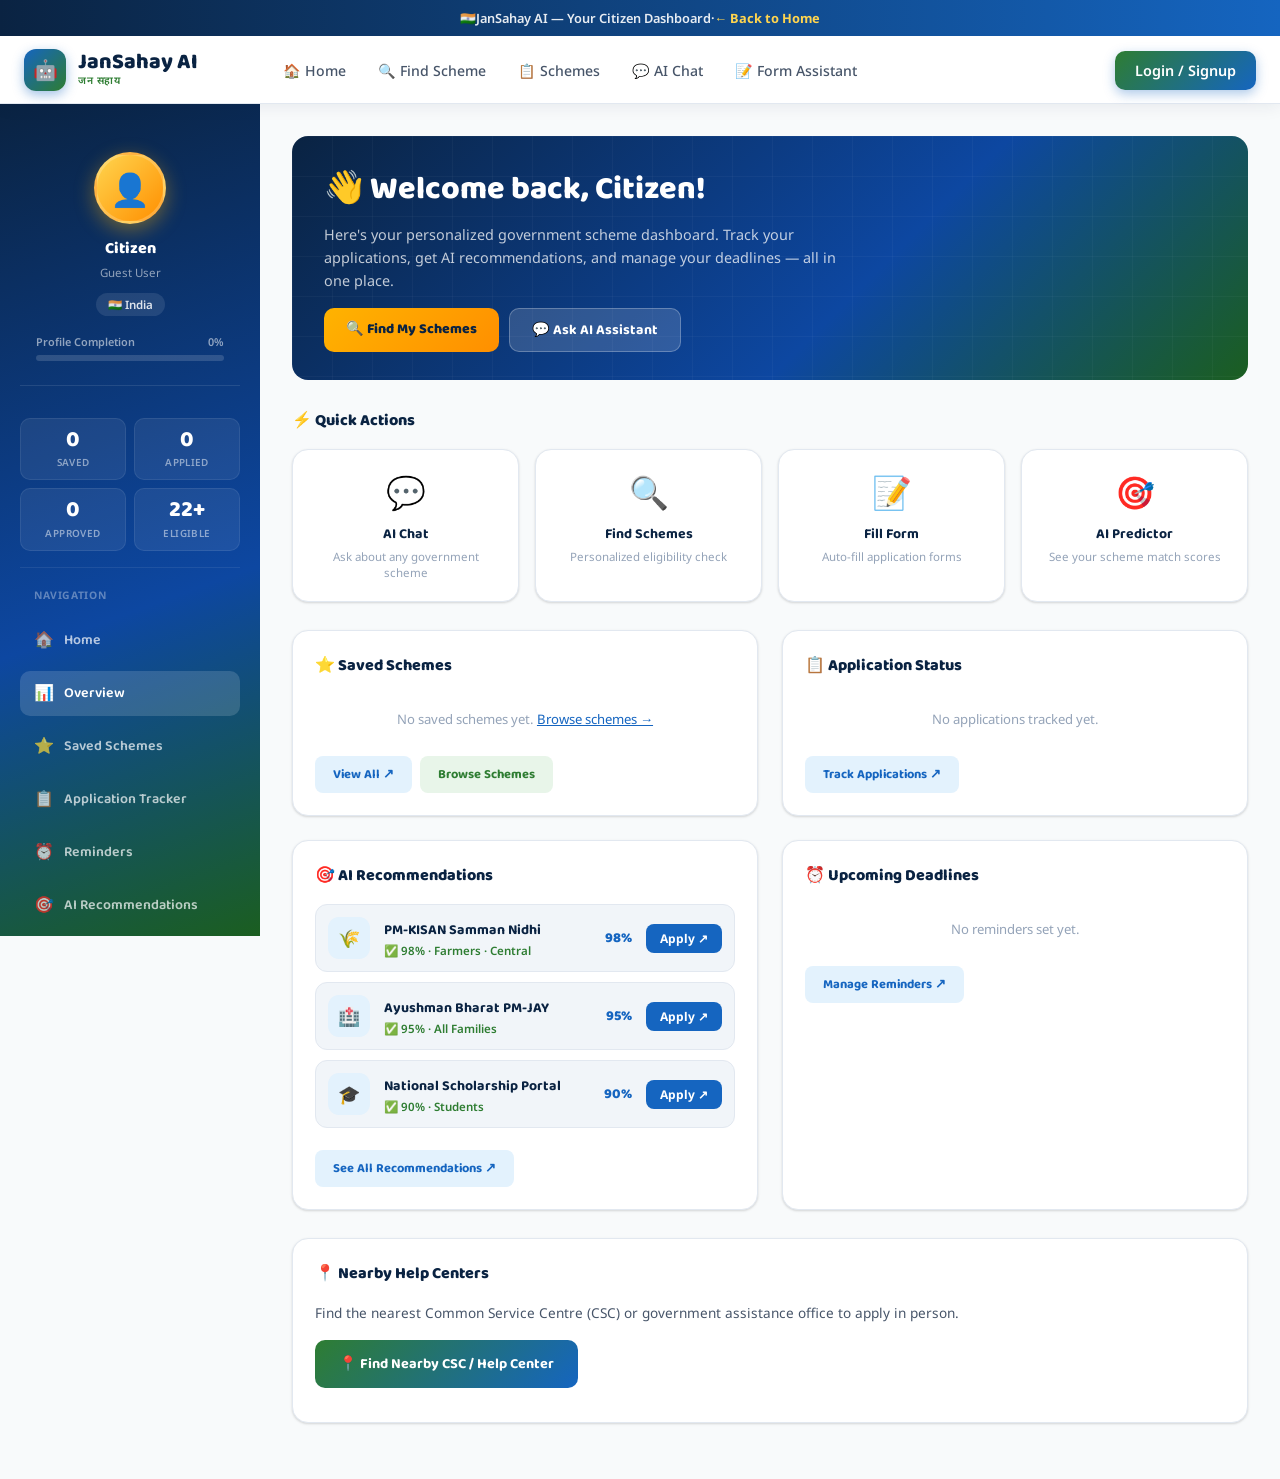
<file: JanSahay_AI_Final/webapp/dashboard.html>
<!DOCTYPE html>
<html lang="en">
<head>
<meta charset="UTF-8">
<meta name="viewport" content="width=device-width, initial-scale=1.0">
<title>My Dashboard — JanSahay AI</title>
<link rel="preconnect" href="https://fonts.googleapis.com">
<link href="https://fonts.googleapis.com/css2?family=Baloo+2:wght@400;500;600;700;800&family=Noto+Sans:ital,wght@0,300;0,400;0,500;0,600;1,400&family=Noto+Sans+Devanagari:wght@400;500;600;700&display=swap" rel="stylesheet">
<link rel="stylesheet" href="styles.css">
<style>
  body { background: var(--off-white); }
  /* ── SIDEBAR ── */
  .db-layout {
    display: grid;
    grid-template-columns: 260px 1fr;
    min-height: 100vh;
    padding-top: 68px;
  }
  .db-sidebar {
    background: linear-gradient(160deg, var(--navy) 0%, #0D47A1 60%, #1B5E20 100%);
    padding: 28px 20px;
    position: sticky;
    top: 68px;
    height: calc(100vh - 68px);
    overflow-y: auto;
    display: flex;
    flex-direction: column;
    gap: 8px;
  }
  .sidebar-profile {
    text-align: center;
    padding: 20px 16px 24px;
    border-bottom: 1px solid rgba(255,255,255,0.1);
    margin-bottom: 8px;
  }
  .sidebar-avatar {
    width: 72px; height: 72px;
    border-radius: 50%;
    background: linear-gradient(135deg, #FFD54F, #FF8F00);
    display: flex; align-items: center; justify-content: center;
    font-size: 32px;
    margin: 0 auto 12px;
    box-shadow: 0 6px 20px rgba(255,179,0,0.4);
    border: 3px solid rgba(255,255,255,0.2);
  }
  .sidebar-name {
    font-family: var(--font-display);
    font-weight: 800; font-size: 1rem; color: white;
    margin-bottom: 4px;
  }
  .sidebar-email {
    font-size: 0.72rem; color: rgba(255,255,255,0.55);
    margin-bottom: 12px;
    word-break: break-all;
  }
  .sidebar-country {
    display: inline-flex; align-items: center; gap: 6px;
    padding: 4px 12px;
    background: rgba(255,255,255,0.1);
    border-radius: 100px;
    font-size: 0.72rem; color: rgba(255,255,255,0.85);
    font-weight: 600; margin-bottom: 14px;
  }
  .sidebar-completion {
    margin-top: 4px;
  }
  .sidebar-completion-label {
    display: flex; justify-content: space-between;
    font-size: 0.68rem; color: rgba(255,255,255,0.55);
    font-weight: 600; margin-bottom: 6px;
  }
  .sidebar-completion-bar {
    height: 6px;
    background: rgba(255,255,255,0.15);
    border-radius: 3px; overflow: hidden;
  }
  .sidebar-completion-fill {
    height: 100%;
    background: linear-gradient(90deg, #FFD54F, #FF8F00);
    border-radius: 3px;
    transition: width 0.8s ease;
  }
  /* SIDEBAR STATS */
  .sidebar-stats {
    display: grid;
    grid-template-columns: 1fr 1fr;
    gap: 8px;
    padding: 16px 0;
    border-bottom: 1px solid rgba(255,255,255,0.08);
    margin-bottom: 8px;
  }
  .sidebar-stat {
    background: rgba(255,255,255,0.07);
    border-radius: 10px;
    padding: 10px 8px;
    text-align: center;
    border: 1px solid rgba(255,255,255,0.08);
  }
  .sidebar-stat-num {
    font-family: var(--font-display);
    font-size: 1.4rem; font-weight: 800;
    color: white; line-height: 1;
    display: block;
  }
  .sidebar-stat-label {
    font-size: 0.62rem; color: rgba(255,255,255,0.5);
    margin-top: 4px; font-weight: 600;
    text-transform: uppercase; letter-spacing: 0.04em;
    display: block;
  }
  /* SIDEBAR NAV */
  .sidebar-nav-item {
    display: flex; align-items: center; gap: 10px;
    padding: 10px 14px;
    border-radius: 10px;
    color: rgba(255,255,255,0.7);
    font-family: var(--font-display);
    font-size: 0.88rem; font-weight: 600;
    cursor: pointer;
    transition: all 0.2s;
    text-decoration: none;
    border: none; background: none; width: 100%;
    text-align: left;
  }
  .sidebar-nav-item:hover { background: rgba(255,255,255,0.1); color: white; }
  .sidebar-nav-item.active { background: rgba(255,255,255,0.15); color: white; }
  .sidebar-nav-item .nav-icon { font-size: 16px; flex-shrink: 0; }

  /* ── MAIN CONTENT ── */
  .db-main {
    padding: 32px;
    overflow-y: auto;
  }
  .db-welcome {
    background: linear-gradient(135deg, var(--navy) 0%, #0D47A1 60%, #1B5E20 100%);
    border-radius: var(--radius);
    padding: 28px 32px;
    margin-bottom: 28px;
    color: white;
    position: relative; overflow: hidden;
  }
  .db-welcome::before {
    content: '';
    position: absolute; inset: 0;
    background-image:
      linear-gradient(rgba(255,255,255,0.03) 1px, transparent 1px),
      linear-gradient(90deg, rgba(255,255,255,0.03) 1px, transparent 1px);
    background-size: 40px 40px;
  }
  .db-welcome-inner { position: relative; z-index: 1; }
  .db-welcome h1 {
    font-family: var(--font-display);
    font-size: clamp(1.4rem, 2.5vw, 2rem);
    font-weight: 800; color: white; margin-bottom: 8px;
  }
  .db-welcome p {
    font-size: 0.9rem; color: rgba(255,255,255,0.75); line-height: 1.6;
    max-width: 540px;
  }
  /* QUICK ACTIONS */
  .quick-actions {
    display: grid;
    grid-template-columns: repeat(auto-fit, minmax(160px, 1fr));
    gap: 16px;
    margin-bottom: 28px;
  }
  .quick-action {
    background: white;
    border-radius: var(--radius);
    padding: 20px 18px;
    border: 1px solid var(--gray-100);
    box-shadow: var(--shadow-sm);
    text-align: center;
    text-decoration: none;
    color: var(--gray-800);
    transition: all 0.3s;
    cursor: pointer;
    display: block;
  }
  .quick-action:hover {
    box-shadow: var(--shadow-md);
    transform: translateY(-4px);
  }
  .qa-icon {
    font-size: 2rem; margin-bottom: 10px; display: block;
  }
  .qa-title {
    font-family: var(--font-display);
    font-size: 0.88rem; font-weight: 700;
    color: var(--navy); margin-bottom: 4px;
  }
  .qa-desc {
    font-size: 0.72rem; color: var(--gray-400); line-height: 1.4;
  }
  /* SECTIONS */
  .db-section-title {
    font-family: var(--font-display);
    font-size: 1rem; font-weight: 800;
    color: var(--navy);
    margin-bottom: 16px;
    display: flex; align-items: center; gap: 8px;
  }
  .db-grid {
    display: grid;
    grid-template-columns: 1fr 1fr;
    gap: 24px;
    margin-bottom: 28px;
  }
  .db-card {
    background: white;
    border-radius: var(--radius);
    border: 1px solid var(--gray-100);
    padding: 22px;
    box-shadow: var(--shadow-sm);
  }
  /* AI Recommended scheme */
  .ai-rec-card {
    display: flex; align-items: center; gap: 14px;
    padding: 12px;
    background: var(--gray-50);
    border-radius: 12px;
    margin-bottom: 10px;
    border: 1px solid var(--gray-100);
    transition: all 0.2s;
  }
  .ai-rec-card:hover { box-shadow: var(--shadow-sm); background: white; }
  .ai-rec-icon {
    width: 42px; height: 42px; border-radius: 11px;
    display: flex; align-items: center; justify-content: center;
    font-size: 18px; flex-shrink: 0;
  }
  .ai-rec-info { flex: 1; }
  .ai-rec-name {
    font-family: var(--font-display); font-size: 0.88rem;
    font-weight: 700; color: var(--navy);
  }
  .ai-rec-match {
    font-size: 0.72rem; color: var(--green);
    font-weight: 600; margin-top: 2px;
  }
  .ai-rec-pct {
    font-family: var(--font-display); font-size: 0.88rem;
    font-weight: 800; color: var(--blue);
    flex-shrink: 0;
  }
  /* SAVED SCHEME */
  .db-saved-item {
    display: flex; align-items: center; gap: 10px;
    padding: 10px 12px;
    background: white;
    border: 1px solid var(--gray-100);
    border-radius: 10px;
    margin-bottom: 8px;
    box-shadow: var(--shadow-sm);
    transition: all 0.2s;
  }
  .db-saved-item:hover { box-shadow: var(--shadow-md); }
  /* APP TRACKER */
  .tracker-item {
    display: flex; align-items: center; gap: 10px;
    padding: 10px 0;
    border-bottom: 1px solid var(--gray-100);
  }
  /* REMINDER ITEM */
  .reminder-item {
    display: flex; align-items: flex-start; gap: 10px;
    padding: 10px 0; border-bottom: 1px solid var(--gray-100);
  }
  /* RESPONSIVE */
  @media (max-width: 1024px) {
    .db-layout { grid-template-columns: 1fr; }
    .db-sidebar {
      position: relative; top: auto; height: auto;
      padding: 20px 16px;
      flex-direction: row; flex-wrap: wrap;
    }
    .sidebar-profile { width: 100%; padding: 16px; }
    .sidebar-stats { width: 100%; }
  }
  @media (max-width: 768px) {
    .db-main { padding: 16px; }
    .db-grid { grid-template-columns: 1fr; }
    .quick-actions { grid-template-columns: 1fr 1fr; }
  }
  @media (max-width: 480px) {
    .quick-actions { grid-template-columns: 1fr 1fr; }
    .db-layout { padding-top: 68px; }
  }
</style>
</head>
<body>

<!-- Announce Bar -->
<div class="announce-bar">
  🇮🇳 <span>JanSahay AI — Your Citizen Dashboard</span> · <a href="index.html">← Back to Home</a>
</div>

<!-- Navbar -->
<nav id="navbar">
  <a href="index.html" class="nav-brand">
    <div class="nav-logo">🤖</div>
    <div>
      <div class="nav-title">JanSahay AI</div>
      <div class="nav-subtitle">जन सहाय</div>
    </div>
  </a>
  <ul class="nav-links">
    <li><a href="index.html">🏠 Home</a></li>
    <li><a href="finder.html">🔍 Find Scheme</a></li>
    <li><a href="index.html#schemes">📋 Schemes</a></li>
    <li><a href="index.html#assistant">💬 AI Chat</a></li>
    <li><a href="form-assistant.html">📝 Form Assistant</a></li>
  </ul>
  <div style="display:flex;gap:10px;align-items:center;">
    <div class="nav-auth" id="authWrapper">
      <a href="login.html" id="authBtn" class="nav-btn">Login / Signup</a>
      <div id="authDropdown" class="dropdown hidden">
        <button id="logoutBtn">Logout</button>
      </div>
    </div>
    <div class="hamburger" onclick="toggleMobileMenu()" id="hamburgerBtn">
      <span></span><span></span><span></span>
    </div>
  </div>
</nav>

<!-- Mobile Menu -->
<div class="mobile-menu" id="mobileMenu">
  <button class="mobile-menu-close" onclick="toggleMobileMenu()">✕</button>
  <a href="index.html" onclick="toggleMobileMenu()">🏠 Home</a>
  <a href="finder.html" onclick="toggleMobileMenu()">🔍 Find My Scheme</a>
  <a href="index.html#schemes" onclick="toggleMobileMenu()">📋 Schemes</a>
  <a href="index.html#assistant" onclick="toggleMobileMenu()">💬 AI Chat</a>
  <a href="form-assistant.html" onclick="toggleMobileMenu()">📝 Form Assistant</a>
  <a href="#" id="mobileLogout" onclick="logout(); toggleMobileMenu()" style="display:none;">🚪 Logout</a>
</div>

<!-- Dashboard Layout -->
<div class="db-layout">

  <!-- SIDEBAR -->
  <aside class="db-sidebar">

    <!-- Profile -->
    <div class="sidebar-profile">
      <div class="sidebar-avatar" id="sidebarAvatar">👤</div>
      <div class="sidebar-name" id="sidebarName">Welcome!</div>
      <div class="sidebar-email" id="sidebarEmail">Not logged in</div>
      <div class="sidebar-country">🇮🇳 India</div>
      <div class="sidebar-completion">
        <div class="sidebar-completion-label">
          <span>Profile Completion</span>
          <span id="sidebarPct">0%</span>
        </div>
        <div class="sidebar-completion-bar">
          <div class="sidebar-completion-fill" id="sidebarPctBar" style="width:0%;"></div>
        </div>
      </div>
    </div>

    <!-- Stats -->
    <div class="sidebar-stats">
      <div class="sidebar-stat">
        <span class="sidebar-stat-num" id="statSaved">0</span>
        <span class="sidebar-stat-label">Saved</span>
      </div>
      <div class="sidebar-stat">
        <span class="sidebar-stat-num" id="statApplied">0</span>
        <span class="sidebar-stat-label">Applied</span>
      </div>
      <div class="sidebar-stat">
        <span class="sidebar-stat-num" id="statApproved">0</span>
        <span class="sidebar-stat-label">Approved</span>
      </div>
      <div class="sidebar-stat">
        <span class="sidebar-stat-num" id="statEligible">22+</span>
        <span class="sidebar-stat-label">Eligible</span>
      </div>
    </div>

    <!-- Navigation -->
    <div style="font-size:0.65rem;font-weight:700;color:rgba(255,255,255,0.35);text-transform:uppercase;letter-spacing:0.06em;padding:4px 14px 8px;">NAVIGATION</div>
    <a href="index.html" class="sidebar-nav-item">
      <span class="nav-icon">🏠</span> Home
    </a>
    <button class="sidebar-nav-item active" onclick="showSection('overview')">
      <span class="nav-icon">📊</span> Overview
    </button>
    <button class="sidebar-nav-item" onclick="showSection('saved')">
      <span class="nav-icon">⭐</span> Saved Schemes
    </button>
    <button class="sidebar-nav-item" onclick="showSection('tracker')">
      <span class="nav-icon">📋</span> Application Tracker
    </button>
    <button class="sidebar-nav-item" onclick="showSection('reminders')">
      <span class="nav-icon">⏰</span> Reminders
    </button>
    <button class="sidebar-nav-item" onclick="showSection('recs')">
      <span class="nav-icon">🎯</span> AI Recommendations
    </button>
    <a href="finder.html" class="sidebar-nav-item">
      <span class="nav-icon">🔍</span> Find My Scheme
    </a>
    <a href="form-assistant.html" class="sidebar-nav-item">
      <span class="nav-icon">📝</span> Form Assistant
    </a>
    <a href="index.html#schemes" class="sidebar-nav-item">
      <span class="nav-icon">🌐</span> All Schemes
    </a>

    <!-- Logout -->
    <div style="margin-top:auto;padding-top:16px;border-top:1px solid rgba(255,255,255,0.08);">
      <button onclick="logout()" class="sidebar-nav-item" style="color:rgba(255,100,100,0.8);">
        <span class="nav-icon">🚪</span> Logout
      </button>
    </div>
  </aside>

  <!-- MAIN CONTENT -->
  <main class="db-main">

    <!-- OVERVIEW SECTION -->
    <div id="section-overview">
      <!-- Welcome Banner -->
      <div class="db-welcome">
        <div class="db-welcome-inner">
          <h1>👋 Welcome back, <span id="welcomeName">Citizen</span>!</h1>
          <p>Here's your personalized government scheme dashboard. Track your applications, get AI recommendations, and manage your deadlines — all in one place.</p>
          <div style="margin-top:16px;display:flex;gap:10px;flex-wrap:wrap;">
            <a href="finder.html" style="padding:10px 22px;background:linear-gradient(135deg,#FFB300,#FF8F00);color:var(--navy);border-radius:10px;font-family:var(--font-display);font-size:0.88rem;font-weight:800;text-decoration:none;transition:all 0.2s;">🔍 Find My Schemes</a>
            <a href="index.html#assistant" style="padding:10px 22px;background:rgba(255,255,255,0.15);color:white;border-radius:10px;font-family:var(--font-display);font-size:0.88rem;font-weight:700;text-decoration:none;border:1.5px solid rgba(255,255,255,0.25);transition:all 0.2s;">💬 Ask AI Assistant</a>
          </div>
        </div>
      </div>

      <!-- Quick Actions -->
      <div class="db-section-title">⚡ Quick Actions</div>
      <div class="quick-actions">
        <a href="index.html#assistant" class="quick-action">
          <span class="qa-icon">💬</span>
          <div class="qa-title">AI Chat</div>
          <div class="qa-desc">Ask about any government scheme</div>
        </a>
        <a href="finder.html" class="quick-action">
          <span class="qa-icon">🔍</span>
          <div class="qa-title">Find Schemes</div>
          <div class="qa-desc">Personalized eligibility check</div>
        </a>
        <a href="form-assistant.html" class="quick-action">
          <span class="qa-icon">📝</span>
          <div class="qa-title">Fill Form</div>
          <div class="qa-desc">Auto-fill application forms</div>
        </a>
        <div class="quick-action" onclick="showSection('recs')">
          <span class="qa-icon">🎯</span>
          <div class="qa-title">AI Predictor</div>
          <div class="qa-desc">See your scheme match scores</div>
        </div>
      </div>

      <!-- 2-Column Grid -->
      <div class="db-grid">

        <!-- Saved Schemes Summary -->
        <div class="db-card">
          <div class="db-section-title">⭐ Saved Schemes</div>
          <div id="overviewSavedList"></div>
          <div style="margin-top:12px;display:flex;gap:8px;flex-wrap:wrap;">
            <button onclick="showSection('saved')" style="padding:8px 18px;background:var(--sky);color:var(--blue);border:none;border-radius:8px;font-family:var(--font-display);font-size:0.8rem;font-weight:700;cursor:pointer;">View All ↗</button>
            <a href="index.html#schemes" style="padding:8px 18px;background:var(--mint);color:var(--green);border-radius:8px;font-family:var(--font-display);font-size:0.8rem;font-weight:700;text-decoration:none;">Browse Schemes</a>
          </div>
        </div>

        <!-- Application Tracker Summary -->
        <div class="db-card">
          <div class="db-section-title">📋 Application Status</div>
          <div id="overviewTrackerList"></div>
          <button onclick="showSection('tracker')" style="margin-top:12px;padding:8px 18px;background:var(--sky);color:var(--blue);border:none;border-radius:8px;font-family:var(--font-display);font-size:0.8rem;font-weight:700;cursor:pointer;">Track Applications ↗</button>
        </div>

        <!-- AI Recommended -->
        <div class="db-card">
          <div class="db-section-title">🎯 AI Recommendations</div>
          <div id="overviewRecsList"></div>
          <button onclick="showSection('recs')" style="margin-top:12px;padding:8px 18px;background:var(--sky);color:var(--blue);border:none;border-radius:8px;font-family:var(--font-display);font-size:0.8rem;font-weight:700;cursor:pointer;">See All Recommendations ↗</button>
        </div>

        <!-- Upcoming Reminders -->
        <div class="db-card">
          <div class="db-section-title">⏰ Upcoming Deadlines</div>
          <div id="overviewRemindersList"></div>
          <button onclick="showSection('reminders')" style="margin-top:12px;padding:8px 18px;background:var(--sky);color:var(--blue);border:none;border-radius:8px;font-family:var(--font-display);font-size:0.8rem;font-weight:700;cursor:pointer;">Manage Reminders ↗</button>
        </div>
      </div>

      <!-- Nearby Help Center -->
      <div class="db-card" style="margin-bottom:24px;">
        <div class="db-section-title">📍 Nearby Help Centers</div>
        <p style="font-size:0.85rem;color:var(--gray-600);margin-bottom:16px;line-height:1.6;">Find the nearest Common Service Centre (CSC) or government assistance office to apply in person.</p>
        <button onclick="findNearbyHelp()" style="padding:12px 24px;background:linear-gradient(135deg,var(--green),var(--blue));color:white;border:none;border-radius:10px;font-family:var(--font-display);font-size:0.9rem;font-weight:700;cursor:pointer;margin-bottom:12px;">📍 Find Nearby CSC / Help Center</button>
        <div id="nearbyMapContainer" style="display:none;border-radius:12px;overflow:hidden;border:1px solid var(--gray-100);margin-top:12px;">
          <iframe id="nearbyMap" width="100%" height="300" style="border:0;" allowfullscreen="" loading="lazy" referrerpolicy="no-referrer-when-downgrade"></iframe>
        </div>
      </div>
    </div>

    <!-- SAVED SCHEMES SECTION -->
    <div id="section-saved" style="display:none;">
      <div class="db-section-title" style="font-size:1.2rem;">⭐ Saved Schemes</div>
      <p style="font-size:0.88rem;color:var(--gray-600);margin-bottom:20px;">Schemes you've bookmarked for later reference. Save more from the <a href="index.html#schemes" style="color:var(--blue);">Schemes Explorer</a>.</p>
      <div class="db-card">
        <div id="fullSavedList" style="min-height:60px;"></div>
        <button onclick="promptAddScheme()" style="margin-top:12px;width:100%;padding:10px;border:2px dashed var(--gray-200);border-radius:10px;background:transparent;color:var(--gray-400);font-family:var(--font-display);font-size:0.82rem;font-weight:600;cursor:pointer;transition:all 0.2s;" onmouseover="this.style.borderColor='var(--blue)';this.style.color='var(--blue)'" onmouseout="this.style.borderColor='var(--gray-200)';this.style.color='var(--gray-400)'">+ Save a Scheme</button>
      </div>
    </div>

    <!-- APPLICATION TRACKER SECTION -->
    <div id="section-tracker" style="display:none;">
      <div class="db-section-title" style="font-size:1.2rem;">📋 Application Tracker</div>
      <p style="font-size:0.88rem;color:var(--gray-600);margin-bottom:20px;">Track your scheme applications and update their status.</p>
      <div class="db-card">
        <div id="fullTrackerList" style="min-height:60px;"></div>
        <button onclick="addApplicationTracker()" style="margin-top:12px;width:100%;padding:10px;border:2px dashed var(--gray-200);border-radius:10px;background:transparent;color:var(--gray-400);font-family:var(--font-display);font-size:0.82rem;font-weight:600;cursor:pointer;transition:all 0.2s;" onmouseover="this.style.borderColor='var(--green)';this.style.color='var(--green)'" onmouseout="this.style.borderColor='var(--gray-200)';this.style.color='var(--gray-400)'">+ Track New Application</button>
      </div>
    </div>

    <!-- REMINDERS SECTION -->
    <div id="section-reminders" style="display:none;">
      <div class="db-section-title" style="font-size:1.2rem;">⏰ Deadline Reminders</div>
      <p style="font-size:0.88rem;color:var(--gray-600);margin-bottom:20px;">Set reminders for important scheme deadlines so you never miss out.</p>
      <div class="db-card">
        <div id="fullRemindersList" style="min-height:60px;"></div>
        <button onclick="addReminder()" style="margin-top:12px;width:100%;padding:10px;border:2px dashed var(--gray-200);border-radius:10px;background:transparent;color:var(--gray-400);font-family:var(--font-display);font-size:0.82rem;font-weight:600;cursor:pointer;transition:all 0.2s;" onmouseover="this.style.borderColor='var(--saffron)';this.style.color='var(--saffron)'" onmouseout="this.style.borderColor='var(--gray-200)';this.style.color='var(--gray-400)'">+ Add Reminder</button>
      </div>
    </div>

    <!-- AI RECOMMENDATIONS SECTION -->
    <div id="section-recs" style="display:none;">
      <div class="db-section-title" style="font-size:1.2rem;">🎯 AI Scheme Recommendations</div>
      <p style="font-size:0.88rem;color:var(--gray-600);margin-bottom:20px;">Based on your profile, here are the schemes you have the highest chance of being approved for.</p>

      <!-- Profile Quick Setup -->
      <div class="db-card" style="margin-bottom:20px;background:linear-gradient(135deg,var(--navy) 0%,#0D47A1 60%,#1B5E20 100%);border:none;color:white;">
        <div style="font-family:var(--font-display);font-size:1rem;font-weight:800;margin-bottom:12px;color:white;">🎛️ Refine Your Profile for Better Recommendations</div>
        <div style="display:grid;grid-template-columns:repeat(auto-fit,minmax(140px,1fr));gap:12px;margin-bottom:16px;">
          <select id="recState" onchange="loadAIRecs()" style="padding:9px 12px;border-radius:10px;border:1.5px solid rgba(255,255,255,0.2);background:rgba(255,255,255,0.1);color:white;font-size:0.82rem;cursor:pointer;outline:none;">
            <option value="">📍 Select State</option>
            <option value="maharashtra">Maharashtra</option>
            <option value="up">Uttar Pradesh</option>
            <option value="mp">Madhya Pradesh</option>
            <option value="karnataka">Karnataka</option>
            <option value="andhra">Andhra Pradesh</option>
            <option value="tamilnadu">Tamil Nadu</option>
            <option value="westbengal">West Bengal</option>
            <option value="odisha">Odisha</option>
            <option value="delhi">Delhi</option>
            <option value="other">Other State</option>
          </select>
          <select id="recOcc" onchange="loadAIRecs()" style="padding:9px 12px;border-radius:10px;border:1.5px solid rgba(255,255,255,0.2);background:rgba(255,255,255,0.1);color:white;font-size:0.82rem;cursor:pointer;outline:none;">
            <option value="">💼 Occupation</option>
            <option value="farmer">Farmer / Kisan</option>
            <option value="student">Student</option>
            <option value="woman">Homemaker</option>
            <option value="business">Business / MSME</option>
            <option value="labour">Daily Labour</option>
            <option value="unemployed">Unemployed</option>
            <option value="government">Govt Employee</option>
          </select>
          <select id="recIncome" onchange="loadAIRecs()" style="padding:9px 12px;border-radius:10px;border:1.5px solid rgba(255,255,255,0.2);background:rgba(255,255,255,0.1);color:white;font-size:0.82rem;cursor:pointer;outline:none;">
            <option value="">💰 Income Range</option>
            <option value="below1L">Below ₹1 Lakh</option>
            <option value="1L-2.5L">₹1L – ₹2.5L</option>
            <option value="2.5L-5L">₹2.5L – ₹5L</option>
            <option value="5L-10L">₹5L – ₹10L</option>
            <option value="above10L">Above ₹10L</option>
          </select>
        </div>
        <button onclick="loadAIRecs()" style="padding:10px 24px;background:linear-gradient(135deg,#FFB300,#FF8F00);color:var(--navy);border:none;border-radius:10px;font-family:var(--font-display);font-size:0.88rem;font-weight:800;cursor:pointer;">🔄 Refresh Recommendations</button>
      </div>

      <div id="fullRecsList"></div>
    </div>

  </main>
</div>

<!-- Toast -->
<div id="dbToast" style="position:fixed;bottom:24px;left:50%;transform:translateX(-50%);padding:12px 24px;border-radius:12px;font-family:var(--font-display);font-size:0.9rem;font-weight:600;z-index:9999;box-shadow:0 8px 24px rgba(0,0,0,0.3);pointer-events:none;max-width:90vw;text-align:center;opacity:0;transition:all 0.3s;"></div>

<script>
// ═══════════════════════════════════════════
// DASHBOARD SCRIPT
// ═══════════════════════════════════════════

// ─── SCHEMES DATA (same as main site) ───
const schemes = [
  { id:1, name:'PM-KISAN Samman Nidhi', category:'agriculture', icon:'🌾', iconBg:'#E8F5E9', catColor:'#2E7D32', benefits:'₹6,000/year', eligibility:'Small & marginal farmers', applyUrl:'https://pmkisan.gov.in', tag:'Central', matchOcc:['farmer'], matchIncome:['below1L','1L-2.5L','2.5L-5L'] },
  { id:2, name:'Ayushman Bharat PM-JAY', category:'health', icon:'🏥', iconBg:'#E3F2FD', catColor:'#1565C0', benefits:'₹5 lakh/year health insurance', eligibility:'SECC families, bottom 40%', applyUrl:'https://pmjay.gov.in', tag:'Central', matchOcc:['farmer','labour','homemaker','unemployed','student','other'], matchIncome:['below1L','1L-2.5L','2.5L-5L'] },
  { id:3, name:'PM Scholarship Scheme', category:'education', icon:'🎓', iconBg:'#FFF3E0', catColor:'#E65100', benefits:'₹2,500–₹3,000/month', eligibility:'Ex-Servicemen wards, students', applyUrl:'https://ksb.gov.in/PM-scholarship.htm', tag:'Central', matchOcc:['student'], matchIncome:['below1L','1L-2.5L','2.5L-5L'] },
  { id:4, name:'Beti Bachao Beti Padhao', category:'women', icon:'👧', iconBg:'#FCE4EC', catColor:'#C62828', benefits:'Sukanya Samriddhi at 8.2%', eligibility:'Girl child under 10 yrs', applyUrl:'https://wcd.nic.in/bbbp-schemes', tag:'Central', matchOcc:['farmer','homemaker','labour','student','other'], matchIncome:['below1L','1L-2.5L','2.5L-5L','5L-10L'] },
  { id:5, name:'Startup India Seed Fund', category:'startup', icon:'🚀', iconBg:'#E8EAF6', catColor:'#283593', benefits:'Up to ₹50 lakh seed fund', eligibility:'DPIIT recognized startups', applyUrl:'https://seedfund.startupindia.gov.in', tag:'Central', matchOcc:['business'], matchIncome:['below1L','1L-2.5L','2.5L-5L','5L-10L'] },
  { id:6, name:'Mahatma Gandhi NREGA', category:'employment', icon:'🔨', iconBg:'#F3E5F5', catColor:'#6A1B9A', benefits:'100 days work ₹250–340/day', eligibility:'Rural adults willing to work', applyUrl:'https://nrega.nic.in', tag:'Central', matchOcc:['farmer','labour','unemployed','homemaker'], matchIncome:['below1L','1L-2.5L'] },
  { id:7, name:'PM Fasal Bima Yojana', category:'agriculture', icon:'🌿', iconBg:'#E8F5E9', catColor:'#2E7D32', benefits:'Crop insurance at low premium', eligibility:'All farmers', applyUrl:'https://pmfby.gov.in', tag:'Central', matchOcc:['farmer'], matchIncome:['below1L','1L-2.5L','2.5L-5L','5L-10L'] },
  { id:8, name:'Pradhan Mantri Mudra Yojana', category:'startup', icon:'💼', iconBg:'#E8EAF6', catColor:'#283593', benefits:'Loans up to ₹10 lakh', eligibility:'Small & micro enterprises', applyUrl:'https://www.mudra.org.in', tag:'Central', matchOcc:['business','labour'], matchIncome:['below1L','1L-2.5L','2.5L-5L'] },
  { id:9, name:'Janani Suraksha Yojana', category:'health', icon:'🤱', iconBg:'#E3F2FD', catColor:'#1565C0', benefits:'₹1,400 cash assistance', eligibility:'Pregnant BPL women', applyUrl:'https://nhm.gov.in', tag:'Central', matchOcc:['homemaker','farmer','labour'], matchIncome:['below1L','1L-2.5L'] },
  { id:10, name:'National Scholarship Portal', category:'education', icon:'📚', iconBg:'#FFF3E0', catColor:'#E65100', benefits:'₹10,000–₹25,000/year', eligibility:'SC/ST/OBC/Minority students', applyUrl:'https://scholarships.gov.in', tag:'Central', matchOcc:['student'], matchIncome:['below1L','1L-2.5L','2.5L-5L'] },
  { id:11, name:'PM Ujjwala Yojana', category:'women', icon:'🔥', iconBg:'#FCE4EC', catColor:'#C62828', benefits:'Free LPG connection', eligibility:'Women from BPL households', applyUrl:'https://www.pmuy.gov.in', tag:'Central', matchOcc:['homemaker','farmer','labour'], matchIncome:['below1L','1L-2.5L'] },
  { id:12, name:'Skill India PMKVY 4.0', category:'employment', icon:'🎯', iconBg:'#F3E5F5', catColor:'#6A1B9A', benefits:'Free training + ₹8,000 reward', eligibility:'10th pass youth 15–45 yrs', applyUrl:'https://www.skillindia.gov.in', tag:'Central', matchOcc:['student','unemployed','labour'], matchIncome:['below1L','1L-2.5L','2.5L-5L'] },
  { id:13, name:'PM Awas Yojana (Urban)', category:'housing', icon:'🏠', iconBg:'#E8EAF6', catColor:'#283593', benefits:'₹1.5–2.67 lakh interest subsidy', eligibility:'EWS/LIG families, no pucca house', applyUrl:'https://pmaymis.gov.in', tag:'Central', matchOcc:['farmer','homemaker','labour','unemployed'], matchIncome:['below1L','1L-2.5L','2.5L-5L'] },
  { id:14, name:'PM Awas Yojana (Gramin)', category:'housing', icon:'🏡', iconBg:'#E8F5E9', catColor:'#2E7D32', benefits:'₹1.20–1.30 lakh per unit', eligibility:'Rural BPL SECC families', applyUrl:'https://pmayg.nic.in', tag:'Central', matchOcc:['farmer','labour','homemaker','unemployed'], matchIncome:['below1L','1L-2.5L'] },
  { id:15, name:'Sukanya Samriddhi Yojana', category:'women', icon:'👩‍👧', iconBg:'#FCE4EC', catColor:'#C62828', benefits:'8.2% interest, tax-free maturity', eligibility:'Girl child below 10 years', applyUrl:'https://www.indiapost.gov.in', tag:'Central', matchOcc:['farmer','homemaker','labour','student','other'], matchIncome:['below1L','1L-2.5L','2.5L-5L','5L-10L'] },
  { id:16, name:'Ladki Bahin Yojana (MH)', category:'women', icon:'👩', iconBg:'#FCE4EC', catColor:'#C62828', benefits:'₹1,500/month DBT', eligibility:'Married women 21–60 yrs MH', applyUrl:'https://ladakibahin.maharashtra.gov.in', tag:'Maharashtra', matchState:['maharashtra'], matchOcc:['homemaker','farmer','labour'], matchIncome:['below1L','1L-2.5L'] },
  { id:17, name:'Rythu Bharosa (Andhra Pradesh)', category:'agriculture', icon:'🌾', iconBg:'#E8F5E9', catColor:'#2E7D32', benefits:'₹13,500/year to farmers', eligibility:'AP farmers and labourers', applyUrl:'https://apagrisnet.gov.in', tag:'Andhra Pradesh', matchState:['andhra'], matchOcc:['farmer','labour'], matchIncome:['below1L','1L-2.5L','2.5L-5L'] },
  { id:18, name:'Yuva Nidhi Scheme (Karnataka)', category:'employment', icon:'🎓', iconBg:'#F3E5F5', catColor:'#6A1B9A', benefits:'₹3,000/month for 2 years', eligibility:'Unemployed graduates in KA', applyUrl:'https://sevasindhu.karnataka.gov.in', tag:'Karnataka', matchState:['karnataka'], matchOcc:['unemployed','student'], matchIncome:['below1L','1L-2.5L'] },
  { id:19, name:'Kalia Yojana (Odisha)', category:'agriculture', icon:'🌿', iconBg:'#E8F5E9', catColor:'#2E7D32', benefits:'₹10,000/year to farmers', eligibility:'Small/marginal farmers Odisha', applyUrl:'https://kalia.odisha.gov.in', tag:'Odisha', matchState:['odisha'], matchOcc:['farmer','labour'], matchIncome:['below1L','1L-2.5L','2.5L-5L'] },
  { id:20, name:'CMCHIS Health (Tamil Nadu)', category:'health', icon:'🏥', iconBg:'#E3F2FD', catColor:'#1565C0', benefits:'Free treatment ₹5 lakh', eligibility:'TN residents income below ₹72k', applyUrl:'https://www.tnhealth.tn.gov.in', tag:'Tamil Nadu', matchState:['tamilnadu'], matchOcc:['farmer','labour','homemaker'], matchIncome:['below1L','1L-2.5L'] },
  { id:21, name:'Kanyashree Prakalpa (WB)', category:'women', icon:'👧', iconBg:'#FCE4EC', catColor:'#C62828', benefits:'₹25,000 grant at 18', eligibility:'Unmarried girls 13–18 in WB', applyUrl:'https://wbkanyashree.gov.in', tag:'West Bengal', matchState:['westbengal'], matchOcc:['student'], matchIncome:['below1L','1L-2.5L','2.5L-5L'] },
  { id:22, name:'Jai Bhim Pratibha Vikas (Delhi)', category:'education', icon:'📚', iconBg:'#FFF3E0', catColor:'#E65100', benefits:'Free coaching IIT/Medical/UPSC', eligibility:'SC/ST students Delhi schools', applyUrl:'https://scstwelfare.delhi.gov.in', tag:'Delhi', matchState:['delhi'], matchOcc:['student'], matchIncome:['below1L','1L-2.5L','2.5L-5L'] }
];

// ─── TOAST ───
function showToast(msg, type) {
  const t = document.getElementById('dbToast');
  if (!t) return;
  const colors = { success:'#2E7D32', error:'#C62828', info:'#0A2342', warn:'#E65100' };
  t.style.background = colors[type] || colors.info;
  t.style.color = 'white';
  t.textContent = msg;
  t.style.opacity = '1';
  clearTimeout(t._t);
  t._t = setTimeout(() => { t.style.opacity = '0'; }, 3000);
}

// ─── SECTION NAVIGATION ───
function showSection(name) {
  document.querySelectorAll('[id^="section-"]').forEach(el => el.style.display = 'none');
  const s = document.getElementById('section-' + name);
  if (s) s.style.display = 'block';

  document.querySelectorAll('.sidebar-nav-item').forEach(btn => btn.classList.remove('active'));
  const btns = document.querySelectorAll('.sidebar-nav-item');
  btns.forEach(btn => {
    if (btn.getAttribute('onclick') && btn.getAttribute('onclick').includes("'" + name + "'")) {
      btn.classList.add('active');
    }
  });

  // Load section data
  if (name === 'saved') renderFullSaved();
  else if (name === 'tracker') renderFullTracker();
  else if (name === 'reminders') renderFullReminders();
  else if (name === 'recs') loadAIRecs();
  else if (name === 'overview') loadOverview();
}

// ─── LOAD OVERVIEW ───
function loadOverview() {
  loadSidebarStats();

  // Saved preview (3 items)
  const saved = JSON.parse(localStorage.getItem('jansahay_saved') || '[]');
  const overviewSaved = document.getElementById('overviewSavedList');
  if (overviewSaved) {
    if (saved.length === 0) {
      overviewSaved.innerHTML = '<div style="text-align:center;padding:16px;color:var(--gray-400);font-size:0.82rem;">No saved schemes yet. <a href="index.html#schemes" style="color:var(--blue);">Browse schemes →</a></div>';
    } else {
      overviewSaved.innerHTML = saved.slice(0,3).map(s => `
        <div style="display:flex;align-items:center;gap:10px;padding:8px 12px;background:var(--gray-50);border-radius:10px;margin-bottom:6px;border:1px solid var(--gray-100);">
          <span style="font-size:18px;">${s.icon||'📋'}</span>
          <span style="font-size:0.85rem;font-weight:600;color:var(--navy);flex:1;">${s.name}</span>
          <a href="${s.url||'#'}" target="_blank" style="font-size:0.72rem;color:var(--blue);font-weight:700;text-decoration:none;">Apply ↗</a>
        </div>
      `).join('') + (saved.length > 3 ? `<div style="font-size:0.78rem;color:var(--gray-400);text-align:center;margin-top:4px;">+${saved.length-3} more saved</div>` : '');
    }
  }

  // Tracker preview
  const apps = JSON.parse(localStorage.getItem('jansahay_applications') || '[]');
  const overviewTracker = document.getElementById('overviewTrackerList');
  if (overviewTracker) {
    if (apps.length === 0) {
      overviewTracker.innerHTML = '<div style="text-align:center;padding:16px;color:var(--gray-400);font-size:0.82rem;">No applications tracked yet.</div>';
    } else {
      const colors = { pending:'#F57F17', submitted:'#1565C0', approved:'#2E7D32' };
      const labels = { pending:'⏳ Pending', submitted:'📤 Submitted', approved:'✅ Approved' };
      overviewTracker.innerHTML = apps.slice(0,3).map(a => `
        <div style="display:flex;align-items:center;gap:10px;padding:8px 0;border-bottom:1px solid var(--gray-100);">
          <span style="font-size:16px;">${a.icon||'📋'}</span>
          <span style="font-size:0.82rem;font-weight:600;color:var(--navy);flex:1;">${a.name}</span>
          <span style="padding:3px 10px;border-radius:100px;font-size:0.68rem;font-weight:700;background:${colors[a.status]+'22'};color:${colors[a.status]};">${labels[a.status]||'⏳ Pending'}</span>
        </div>
      `).join('');
    }
  }

  // Reminders preview
  const reminders = JSON.parse(localStorage.getItem('jansahay_reminders') || '[]');
  const overviewRem = document.getElementById('overviewRemindersList');
  if (overviewRem) {
    if (reminders.length === 0) {
      overviewRem.innerHTML = '<div style="text-align:center;padding:16px;color:var(--gray-400);font-size:0.82rem;">No reminders set yet.</div>';
    } else {
      const now = new Date();
      overviewRem.innerHTML = reminders.slice(0,3).map(r => {
        const daysLeft = Math.ceil((new Date(r.deadline) - now) / 864e5);
        const color = daysLeft < 0 ? '#C62828' : daysLeft <= 7 ? '#E65100' : '#2E7D32';
        return `
          <div style="display:flex;align-items:flex-start;gap:10px;padding:8px 0;border-bottom:1px solid var(--gray-100);">
            <span style="width:8px;height:8px;background:${color};border-radius:50%;flex-shrink:0;margin-top:5px;"></span>
            <div style="flex:1;">
              <div style="font-size:0.82rem;font-weight:600;color:var(--navy);">${r.name}</div>
              <div style="font-size:0.7rem;color:${color};font-weight:700;">${daysLeft < 0 ? 'Deadline passed' : daysLeft + ' days left'}</div>
            </div>
          </div>
        `;
      }).join('');
    }
  }

  // AI Recs preview
  const overviewRecs = document.getElementById('overviewRecsList');
  if (overviewRecs) {
    const defaultRecs = [
      { icon:'🌾', name:'PM-KISAN Samman Nidhi', match:'98% · Farmers · Central', url:'https://pmkisan.gov.in', pct:98 },
      { icon:'🏥', name:'Ayushman Bharat PM-JAY', match:'95% · All Families', url:'https://pmjay.gov.in', pct:95 },
      { icon:'🎓', name:'National Scholarship Portal', match:'90% · Students', url:'https://scholarships.gov.in', pct:90 }
    ];
    overviewRecs.innerHTML = defaultRecs.map(r => `
      <div class="ai-rec-card">
        <div class="ai-rec-icon" style="background:var(--sky);">${r.icon}</div>
        <div class="ai-rec-info">
          <div class="ai-rec-name">${r.name}</div>
          <div class="ai-rec-match">✅ ${r.match}</div>
        </div>
        <div class="ai-rec-pct">${r.pct}%</div>
        <a href="${r.url}" target="_blank" style="padding:6px 14px;background:var(--blue);color:white;border-radius:8px;font-size:0.75rem;font-weight:700;text-decoration:none;white-space:nowrap;">Apply ↗</a>
      </div>
    `).join('');
  }
}

// ─── SIDEBAR STATS ───
function loadSidebarStats() {
  const saved = JSON.parse(localStorage.getItem('jansahay_saved') || '[]');
  const apps = JSON.parse(localStorage.getItem('jansahay_applications') || '[]');
  const approved = apps.filter(a => a.status === 'approved').length;
  const submitted = apps.filter(a => a.status === 'submitted' || a.status === 'pending').length;

  const ssSaved = document.getElementById('statSaved');
  const ssApplied = document.getElementById('statApplied');
  const ssApproved = document.getElementById('statApproved');
  if (ssSaved) ssSaved.textContent = saved.length;
  if (ssApplied) ssApplied.textContent = submitted;
  if (ssApproved) ssApproved.textContent = approved;
}

// ─── FULL SAVED SCHEMES ───
function renderFullSaved() {
  const list = document.getElementById('fullSavedList');
  if (!list) return;
  const saved = JSON.parse(localStorage.getItem('jansahay_saved') || '[]');
  if (saved.length === 0) {
    list.innerHTML = '<div style="text-align:center;padding:32px;color:var(--gray-400);"><div style="font-size:2.5rem;margin-bottom:12px;">⭐</div><div style="font-family:var(--font-display);font-size:1rem;font-weight:700;color:var(--navy);">No Saved Schemes</div><p style="font-size:0.85rem;margin-top:8px;">Browse <a href="index.html#schemes" style="color:var(--blue);">government schemes</a> and click Save to add them here.</p></div>';
    return;
  }
  list.innerHTML = saved.map(s => `
    <div style="display:flex;align-items:center;gap:12px;padding:12px 0;border-bottom:1px solid var(--gray-100);" data-saved-id="${s.id}">
      <span style="font-size:20px;">${s.icon||'📋'}</span>
      <div style="flex:1;">
        <div style="font-size:0.88rem;font-weight:600;color:var(--navy);">${s.name}</div>
        <div style="font-size:0.72rem;color:var(--gray-400);">Saved ${s.savedAt ? new Date(s.savedAt).toLocaleDateString('en-IN') : ''}</div>
      </div>
      <a href="${s.url||'#'}" target="_blank" style="padding:6px 14px;background:var(--blue);color:white;border-radius:8px;font-size:0.75rem;font-weight:700;text-decoration:none;">Apply ↗</a>
      <button onclick="removeSavedById(${s.id})" style="width:28px;height:28px;background:#FFEBEE;border:none;border-radius:50%;cursor:pointer;color:#C62828;font-size:13px;display:flex;align-items:center;justify-content:center;">✕</button>
    </div>
  `).join('');
  loadSidebarStats();
}

function removeSavedById(id) {
  let saved = JSON.parse(localStorage.getItem('jansahay_saved') || '[]');
  saved = saved.filter(s => s.id !== id);
  localStorage.setItem('jansahay_saved', JSON.stringify(saved));
  renderFullSaved();
  showToast('🗑️ Removed from saved.', 'info');
}

function promptAddScheme() {
  const name = prompt('Enter scheme name to save:');
  if (!name) return;
  let saved = JSON.parse(localStorage.getItem('jansahay_saved') || '[]');
  saved.push({ id: Date.now(), name, icon:'📋', url:'#', savedAt: Date.now() });
  localStorage.setItem('jansahay_saved', JSON.stringify(saved));
  renderFullSaved();
  showToast('✅ Scheme saved!', 'success');
}

// ─── FULL TRACKER ───
function renderFullTracker() {
  const list = document.getElementById('fullTrackerList');
  if (!list) return;
  const apps = JSON.parse(localStorage.getItem('jansahay_applications') || '[]');
  if (apps.length === 0) {
    list.innerHTML = '<div style="text-align:center;padding:32px;color:var(--gray-400);"><div style="font-size:2.5rem;margin-bottom:12px;">📋</div><div style="font-family:var(--font-display);font-size:1rem;font-weight:700;color:var(--navy);">No Applications Tracked</div><p style="font-size:0.85rem;margin-top:8px;">Click "+ Track New Application" to start tracking your scheme applications.</p></div>';
    return;
  }
  const colors = { pending:'#F57F17', submitted:'#1565C0', approved:'#2E7D32' };
  list.innerHTML = apps.map((a, i) => `
    <div style="display:flex;align-items:center;gap:10px;padding:12px 0;border-bottom:1px solid var(--gray-100);">
      <span style="font-size:18px;">${a.icon||'📋'}</span>
      <div style="flex:1;">
        <div style="font-size:0.88rem;font-weight:600;color:var(--navy);">${a.name}</div>
        ${a.deadline ? `<div style="font-size:0.72rem;color:var(--gray-400);">Deadline: ${a.deadline}</div>` : ''}
      </div>
      <select onchange="updateAppStatus(${i},this.value)" style="padding:5px 10px;border-radius:8px;border:1.5px solid ${colors[a.status]||colors.pending};font-size:0.72rem;font-weight:700;color:${colors[a.status]||colors.pending};background:white;cursor:pointer;outline:none;">
        <option value="pending" ${a.status==='pending'?'selected':''}>⏳ Pending</option>
        <option value="submitted" ${a.status==='submitted'?'selected':''}>📤 Submitted</option>
        <option value="approved" ${a.status==='approved'?'selected':''}>✅ Approved</option>
      </select>
      <button onclick="removeApp(${i})" style="width:28px;height:28px;background:#FFEBEE;border:none;border-radius:50%;cursor:pointer;color:#C62828;font-size:13px;">✕</button>
    </div>
  `).join('');
  loadSidebarStats();
}

function addApplicationTracker() {
  const name = prompt('Which scheme did you apply for?');
  if (!name) return;
  const deadline = prompt('Deadline date? (e.g. 31 Dec 2025) — Leave blank to skip:');
  let apps = JSON.parse(localStorage.getItem('jansahay_applications') || '[]');
  apps.push({ name, icon:'📋', status:'pending', deadline:deadline||'', createdAt:Date.now() });
  localStorage.setItem('jansahay_applications', JSON.stringify(apps));
  renderFullTracker();
  showToast('✅ Application added to tracker!', 'success');
}

function updateAppStatus(idx, status) {
  let apps = JSON.parse(localStorage.getItem('jansahay_applications') || '[]');
  if (apps[idx]) {
    apps[idx].status = status;
    localStorage.setItem('jansahay_applications', JSON.stringify(apps));
    const labels = { pending:'⏳ Pending', submitted:'📤 Submitted', approved:'✅ Approved' };
    showToast('✅ Status updated to: ' + (labels[status]||status), 'success');
    loadSidebarStats();
  }
}

function removeApp(idx) {
  let apps = JSON.parse(localStorage.getItem('jansahay_applications') || '[]');
  apps.splice(idx, 1);
  localStorage.setItem('jansahay_applications', JSON.stringify(apps));
  renderFullTracker();
}

// ─── FULL REMINDERS ───
function renderFullReminders() {
  const list = document.getElementById('fullRemindersList');
  if (!list) return;
  const reminders = JSON.parse(localStorage.getItem('jansahay_reminders') || '[]');
  if (reminders.length === 0) {
    list.innerHTML = '<div style="text-align:center;padding:32px;color:var(--gray-400);"><div style="font-size:2.5rem;margin-bottom:12px;">⏰</div><div style="font-family:var(--font-display);font-size:1rem;font-weight:700;color:var(--navy);">No Reminders Set</div><p style="font-size:0.85rem;margin-top:8px;">Add reminders to get alerts about scheme deadlines.</p></div>';
    return;
  }
  const now = new Date();
  list.innerHTML = reminders.map((r, i) => {
    const daysLeft = Math.ceil((new Date(r.deadline) - now) / 864e5);
    let urgencyColor = '#2E7D32';
    let urgencyLabel = daysLeft + ' days left';
    if (daysLeft < 0) { urgencyColor = '#C62828'; urgencyLabel = 'Deadline passed'; }
    else if (daysLeft <= 7) { urgencyColor = '#E65100'; urgencyLabel = '⚠️ ' + daysLeft + ' days left!'; }
    else if (daysLeft <= 30) { urgencyColor = '#F57F17'; urgencyLabel = '🔔 ' + daysLeft + ' days'; }
    return `
      <div style="display:flex;align-items:flex-start;gap:12px;padding:12px 0;border-bottom:1px solid var(--gray-100);">
        <div style="width:10px;height:10px;border-radius:50%;background:${urgencyColor};flex-shrink:0;margin-top:5px;"></div>
        <div style="flex:1;">
          <div style="font-size:0.88rem;font-weight:600;color:var(--navy);">${r.name}</div>
          <div style="font-size:0.75rem;color:${urgencyColor};font-weight:700;margin-top:2px;">${urgencyLabel}</div>
          <div style="font-size:0.72rem;color:var(--gray-400);">Deadline: ${r.deadline}</div>
        </div>
        <button onclick="removeReminder(${i})" style="width:28px;height:28px;background:#FFEBEE;border:none;border-radius:50%;cursor:pointer;color:#C62828;font-size:13px;">✕</button>
      </div>
    `;
  }).join('');
}

function addReminder() {
  const name = prompt('Scheme name for reminder:');
  if (!name) return;
  const deadline = prompt('Deadline date (e.g. 2025-12-31 or 31 Dec 2025):');
  if (!deadline) return;
  let reminders = JSON.parse(localStorage.getItem('jansahay_reminders') || '[]');
  reminders.push({ name, deadline, createdAt: Date.now() });
  localStorage.setItem('jansahay_reminders', JSON.stringify(reminders));
  renderFullReminders();
  showToast('⏰ Reminder set for ' + name, 'success');
}

function removeReminder(idx) {
  let reminders = JSON.parse(localStorage.getItem('jansahay_reminders') || '[]');
  reminders.splice(idx, 1);
  localStorage.setItem('jansahay_reminders', JSON.stringify(reminders));
  renderFullReminders();
}

// ─── AI RECOMMENDATIONS (with score calc) ───
function calculateScore(scheme, profile) {
  let score = 0, max = 0;
  max += 30;
  if (scheme.matchOcc && profile.occ) {
    if (scheme.matchOcc.includes(profile.occ)) score += 30;
    else if (scheme.matchOcc.includes('other')) score += 15;
  } else score += 20;
  max += 25;
  if (scheme.matchIncome && profile.income) {
    if (scheme.matchIncome.includes(profile.income)) score += 25;
  } else score += 18;
  max += 10;
  if (scheme.matchState) {
    if (profile.state && scheme.matchState.includes(profile.state)) score += 10;
  } else score += 10;
  return Math.min(Math.round((score / max) * 100), 97);
}

function loadAIRecs() {
  const state = document.getElementById('recState') ? document.getElementById('recState').value : '';
  const occ = document.getElementById('recOcc') ? document.getElementById('recOcc').value : '';
  const income = document.getElementById('recIncome') ? document.getElementById('recIncome').value : '';
  const profile = { state, occ, income };

  const scored = schemes.map(s => ({ ...s, score: calculateScore(s, profile) }))
    .sort((a, b) => b.score - a.score);

  const list = document.getElementById('fullRecsList');
  if (!list) return;

  list.innerHTML = scored.map(s => {
    const color = s.score >= 80 ? '#2E7D32' : s.score >= 50 ? '#E65100' : '#C62828';
    const badge = s.score >= 80 ? 'Highly Eligible' : s.score >= 50 ? 'Moderately Eligible' : 'Low Eligibility';
    const bgColor = s.score >= 80 ? '#E8F5E9' : s.score >= 50 ? '#FFF3E0' : '#FFEBEE';
    return `
      <div class="ai-rec-card" style="margin-bottom:10px;border-radius:14px;padding:16px;">
        <div class="ai-rec-icon" style="background:${s.iconBg};">${s.icon}</div>
        <div class="ai-rec-info">
          <div class="ai-rec-name">${s.name}</div>
          <div style="font-size:0.72rem;color:var(--gray-400);margin-top:2px;">${s.tag} · ${s.category}</div>
          <div style="margin-top:6px;height:5px;background:var(--gray-100);border-radius:3px;overflow:hidden;width:120px;">
            <div style="height:100%;width:${s.score}%;background:${color};border-radius:3px;transition:width 1s;"></div>
          </div>
        </div>
        <div style="text-align:right;flex-shrink:0;">
          <div style="font-family:var(--font-display);font-size:1.1rem;font-weight:800;color:${color};">${s.score}%</div>
          <span style="padding:2px 8px;border-radius:100px;font-size:0.65rem;font-weight:700;background:${bgColor};color:${color};">${badge}</span>
        </div>
        <a href="${s.applyUrl}" target="_blank" style="padding:8px 14px;background:var(--blue);color:white;border-radius:8px;font-size:0.78rem;font-weight:700;text-decoration:none;white-space:nowrap;flex-shrink:0;">Apply ↗</a>
      </div>
    `;
  }).join('');
}

// ─── NEARBY HELP CENTER ───
function findNearbyHelp() {
  if (navigator.geolocation) {
    navigator.geolocation.getCurrentPosition(function(pos) {
      const lat = pos.coords.latitude;
      const lng = pos.coords.longitude;
      const mapEl = document.getElementById('nearbyMap');
      if (mapEl) {
        mapEl.src = `https://www.google.com/maps/embed/v1/search?q=common+service+centre+near+me&center=${lat},${lng}&zoom=13&key=AIzaSyA6PH4wadxQcxiA7K4jqN28nasBMNnVPFw`;
        document.getElementById('nearbyMapContainer').style.display = 'block';
      }
    }, function() {
      // fallback - open Google Maps in new tab
      window.open('https://www.google.com/maps/search/Common+Service+Centre+near+me/', '_blank');
    });
  } else {
    window.open('https://www.google.com/maps/search/Common+Service+Centre+near+me/', '_blank');
  }
}

// ─── MOBILE MENU ───
function toggleMobileMenu() {
  const menu = document.getElementById('mobileMenu');
  const btn = document.getElementById('hamburgerBtn');
  if (menu) menu.classList.toggle('open');
  if (btn) btn.classList.toggle('active');
}

// ─── LOGOUT ───
function logout() {
  localStorage.removeItem('loggedInUser');
  window.location.href = 'login.html';
}

// ─── AUTH + PROFILE INIT ───
function initDashboard() {
  const rawUser = localStorage.getItem('loggedInUser');
  let displayName = 'Citizen';
  let email = 'Guest User';
  let pct = 0;

  if (rawUser) {
    try {
      const u = JSON.parse(rawUser);
      displayName = u.displayName || u.name || 'Citizen';
      email = u.email || 'No email';
    } catch(e) {
      displayName = rawUser;
    }

    // Show logout in mobile menu
    const mobileLogout = document.getElementById('mobileLogout');
    if (mobileLogout) mobileLogout.style.display = 'block';

    // Update auth button
    const authBtn = document.getElementById('authBtn');
    const authDropdown = document.getElementById('authDropdown');
    const logoutBtn = document.getElementById('logoutBtn');
    if (authBtn) {
      authBtn.textContent = displayName.split(' ')[0] + ' ▼';
      authBtn.href = '#';
      authBtn.addEventListener('click', e => { e.preventDefault(); if(authDropdown) authDropdown.classList.toggle('hidden'); });
    }
    if (logoutBtn) logoutBtn.addEventListener('click', logout);
  }

  // Calculate completion
  const faProfile = JSON.parse(localStorage.getItem('jansahay_fa_profile') || '{}');
  const filled = [faProfile.name, faProfile.state, faProfile.occupation, faProfile.mobile, faProfile.email].filter(Boolean).length;
  pct = Math.round((filled / 5) * 100);
  if (rawUser) pct = Math.max(pct, 20); // at least 20% if logged in

  // Update sidebar
  const nameEl = document.getElementById('sidebarName');
  const emailEl = document.getElementById('sidebarEmail');
  const pctEl = document.getElementById('sidebarPct');
  const pctBar = document.getElementById('sidebarPctBar');
  const welcomeName = document.getElementById('welcomeName');

  if (nameEl) nameEl.textContent = displayName;
  if (emailEl) emailEl.textContent = email;
  if (pctEl) pctEl.textContent = pct + '%';
  if (pctBar) pctBar.style.width = pct + '%';
  if (welcomeName) welcomeName.textContent = displayName.split(' ')[0];

  // Set avatar initial
  const avatarEl = document.getElementById('sidebarAvatar');
  if (avatarEl && displayName !== 'Citizen') {
    avatarEl.textContent = displayName[0].toUpperCase();
    avatarEl.style.fontSize = '1.8rem';
  }

  // Pre-load finder profile into selects
  const finderProfile = JSON.parse(localStorage.getItem('jansahay_finder_profile') || '{}');
  if (finderProfile.state) {
    const recState = document.getElementById('recState');
    if (recState) recState.value = finderProfile.state;
  }
  if (finderProfile.occupation) {
    const recOcc = document.getElementById('recOcc');
    if (recOcc) recOcc.value = finderProfile.occupation;
  }
  if (finderProfile.income) {
    const recIncome = document.getElementById('recIncome');
    if (recIncome) recIncome.value = finderProfile.income;
  }

  // Load initial overview
  loadOverview();

  // Check for upcoming deadlines
  checkDeadlineAlerts();
}

// ─── CHECK DEADLINE ALERTS ───
function checkDeadlineAlerts() {
  const reminders = JSON.parse(localStorage.getItem('jansahay_reminders') || '[]');
  const now = new Date();
  reminders.forEach(r => {
    const daysLeft = Math.ceil((new Date(r.deadline) - now) / 864e5);
    if (daysLeft >= 0 && daysLeft <= 7) {
      showToast(`⚠️ Deadline in ${daysLeft} days: ${r.name}`, 'warn');
    }
  });
}

// ─── INIT ───
document.addEventListener('DOMContentLoaded', initDashboard);
</script>
</body>
</html>
</file>
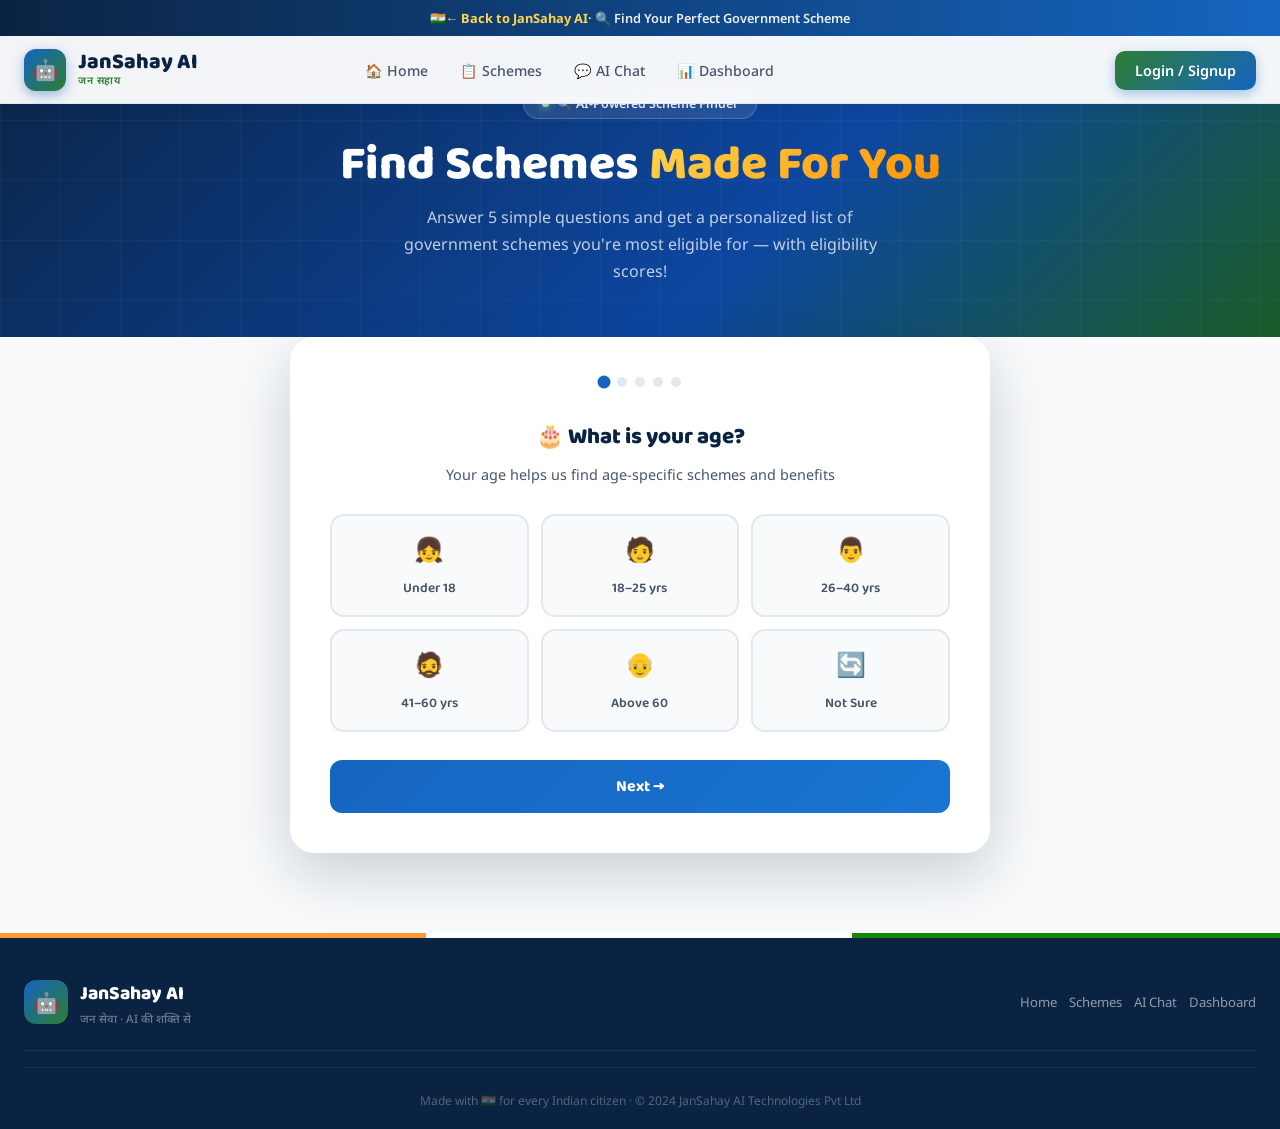
<file: JanSahay_AI_Final/webapp/finder.html>
<!DOCTYPE html>
<html lang="en">
<head>
<meta charset="UTF-8">
<meta name="viewport" content="width=device-width, initial-scale=1.0">
<title>Find My Scheme — JanSahay AI</title>
<link rel="preconnect" href="https://fonts.googleapis.com">
<link href="https://fonts.googleapis.com/css2?family=Baloo+2:wght@400;500;600;700;800&family=Noto+Sans:ital,wght@0,300;0,400;0,500;0,600;1,400&family=Noto+Sans+Devanagari:wght@400;500;600;700&display=swap" rel="stylesheet">
<link rel="stylesheet" href="styles.css">
<style>
  .finder-hero {
    background: linear-gradient(135deg, #0A2342 0%, #0D47A1 60%, #1B5E20 100%);
    padding: 80px 24px 60px;
    text-align: center;
    position: relative;
    overflow: hidden;
  }
  .finder-hero::before {
    content: '';
    position: absolute; inset: 0;
    background-image: linear-gradient(rgba(255,255,255,0.03) 1px, transparent 1px),
      linear-gradient(90deg, rgba(255,255,255,0.03) 1px, transparent 1px);
    background-size: 60px 60px;
  }
  .finder-form-wrap {
    background: white;
    border-radius: 24px;
    box-shadow: 0 20px 60px rgba(10,35,66,0.2);
    padding: 40px;
    max-width: 700px;
    margin: 0 auto;
    position: relative;
    z-index: 1;
  }
  .finder-step {
    display: none;
  }
  .finder-step.active {
    display: block;
    animation: fadeSlide 0.4s ease;
  }
  @keyframes fadeSlide {
    from { opacity: 0; transform: translateX(20px); }
    to { opacity: 1; transform: translateX(0); }
  }
  .step-indicator {
    display: flex;
    gap: 8px;
    justify-content: center;
    margin-bottom: 32px;
  }
  .step-dot {
    width: 10px; height: 10px;
    border-radius: 50%;
    background: #E2E8F0;
    transition: all 0.3s;
  }
  .step-dot.active { background: #1565C0; transform: scale(1.3); }
  .step-dot.done { background: #2E7D32; }
  .finder-label {
    font-family: 'Baloo 2', cursive;
    font-size: 1.4rem;
    font-weight: 800;
    color: #0A2342;
    margin-bottom: 8px;
    text-align: center;
  }
  .finder-sub {
    font-size: 0.9rem;
    color: #475569;
    text-align: center;
    margin-bottom: 28px;
    line-height: 1.6;
  }
  .option-grid {
    display: grid;
    grid-template-columns: repeat(auto-fit, minmax(140px, 1fr));
    gap: 12px;
    margin-bottom: 28px;
  }
  .option-btn {
    padding: 16px 12px;
    border: 2px solid #E2E8F0;
    border-radius: 14px;
    background: #F8FAFB;
    cursor: pointer;
    text-align: center;
    transition: all 0.2s;
    font-family: 'Baloo 2', cursive;
    font-size: 0.85rem;
    font-weight: 600;
    color: #475569;
    display: flex; flex-direction: column; align-items: center; gap: 6px;
  }
  .option-btn:hover { border-color: #1565C0; background: #E3F2FD; color: #1565C0; }
  .option-btn.selected { border-color: #1565C0; background: #1565C0; color: white; }
  .option-btn .option-icon { font-size: 24px; }
  .finder-input {
    width: 100%;
    padding: 14px 18px;
    border-radius: 12px;
    border: 2px solid #E2E8F0;
    font-family: 'Noto Sans', sans-serif;
    font-size: 1rem;
    color: #1E293B;
    outline: none;
    transition: border-color 0.2s;
    margin-bottom: 16px;
  }
  .finder-input:focus { border-color: #42A5F5; }
  .finder-select {
    width: 100%;
    padding: 14px 18px;
    border-radius: 12px;
    border: 2px solid #E2E8F0;
    font-family: 'Noto Sans', sans-serif;
    font-size: 1rem;
    color: #1E293B;
    outline: none;
    cursor: pointer;
    background: white;
    margin-bottom: 16px;
  }
  .finder-select:focus { border-color: #42A5F5; }
  .nav-btns {
    display: flex; gap: 12px; justify-content: space-between;
    margin-top: 8px;
  }
  .btn-next {
    flex: 1;
    padding: 14px;
    background: linear-gradient(135deg, #1565C0, #1976D2);
    color: white;
    border: none; border-radius: 12px;
    font-family: 'Baloo 2', cursive;
    font-size: 1rem; font-weight: 700;
    cursor: pointer;
    transition: all 0.2s;
  }
  .btn-next:hover { transform: translateY(-2px); box-shadow: 0 8px 24px rgba(21,101,192,0.4); }
  .btn-back {
    padding: 14px 24px;
    background: #F1F5F9;
    color: #475569;
    border: none; border-radius: 12px;
    font-family: 'Baloo 2', cursive;
    font-size: 1rem; font-weight: 600;
    cursor: pointer;
  }
  .btn-back:hover { background: #E2E8F0; }
  .btn-find {
    flex: 1;
    padding: 14px;
    background: linear-gradient(135deg, #2E7D32, #1565C0);
    color: white;
    border: none; border-radius: 12px;
    font-family: 'Baloo 2', cursive;
    font-size: 1rem; font-weight: 700;
    cursor: pointer;
    transition: all 0.2s;
  }
  .btn-find:hover { transform: translateY(-2px); box-shadow: 0 8px 24px rgba(46,125,50,0.4); }
  /* Results */
  .result-card {
    background: white;
    border-radius: 16px;
    border: 1px solid #E2E8F0;
    padding: 20px;
    margin-bottom: 16px;
    box-shadow: 0 2px 8px rgba(10,35,66,0.08);
    transition: all 0.3s;
  }
  .result-card:hover { transform: translateY(-2px); box-shadow: 0 8px 24px rgba(10,35,66,0.12); }
  .score-bar {
    height: 8px; border-radius: 100px;
    background: #E2E8F0; overflow: hidden;
    margin-top: 8px;
  }
  .score-fill {
    height: 100%; border-radius: 100px;
    transition: width 1s ease;
  }
  .score-high { background: linear-gradient(90deg, #2E7D32, #43A047); }
  .score-mid { background: linear-gradient(90deg, #F57F17, #FFB300); }
  .score-low { background: linear-gradient(90deg, #C62828, #E53935); }
  .score-badge {
    display: inline-flex; align-items: center; gap: 6px;
    padding: 4px 12px; border-radius: 100px;
    font-size: 0.75rem; font-weight: 700;
    letter-spacing: 0.03em;
  }
  .badge-high { background: #E8F5E9; color: #2E7D32; }
  .badge-mid { background: #FFF3E0; color: #E65100; }
  .badge-low { background: #FFEBEE; color: #C62828; }
  .step-guide-list {
    counter-reset: step-counter;
    list-style: none;
    padding: 0; margin: 10px 0 0 0;
  }
  .step-guide-list li {
    counter-increment: step-counter;
    display: flex; gap: 12px; align-items: flex-start;
    margin-bottom: 8px; font-size: 0.82rem; color: #475569; line-height: 1.5;
  }
  .step-guide-list li::before {
    content: counter(step-counter);
    min-width: 22px; height: 22px;
    background: #1565C0; color: white;
    border-radius: 50%; display: flex; align-items: center; justify-content: center;
    font-size: 0.72rem; font-weight: 800; flex-shrink: 0; margin-top: 1px;
  }
  .results-header {
    text-align: center; margin-bottom: 32px;
    padding: 24px;
    background: linear-gradient(135deg, #E3F2FD, #E8F5E9);
    border-radius: 16px;
  }
  .save-btn-result {
    padding: 6px 14px;
    background: white;
    border: 1.5px solid #E2E8F0;
    border-radius: 8px;
    font-size: 0.75rem; font-weight: 700;
    cursor: pointer; color: #475569;
    transition: all 0.2s;
  }
  .save-btn-result:hover { border-color: #1565C0; color: #1565C0; background: #E3F2FD; }
  .save-btn-result.saved { background: #E8F5E9; color: #2E7D32; border-color: #A5D6A7; }
  @media (max-width: 600px) {
    .finder-form-wrap { padding: 24px 16px; }
    .option-grid { grid-template-columns: 1fr 1fr; }
    .finder-hero { padding: 100px 16px 40px; }
  }
</style>
</head>
<body>

<!-- Announce Bar -->
<div class="announce-bar">
  🇮🇳 <a href="index.html">← Back to JanSahay AI</a> · 🔍 Find Your Perfect Government Scheme
</div>

<!-- Navbar -->
<nav id="navbar">
  <a href="index.html" class="nav-brand">
    <div class="nav-logo">🤖</div>
    <div>
      <div class="nav-title">JanSahay AI</div>
      <div class="nav-subtitle">जन सहाय</div>
    </div>
  </a>
  <ul class="nav-links">
    <li><a href="index.html">🏠 Home</a></li>
    <li><a href="index.html#schemes">📋 Schemes</a></li>
    <li><a href="index.html#assistant">💬 AI Chat</a></li>
    <li><a href="index.html#dashboard">📊 Dashboard</a></li>
  </ul>
  <div style="display:flex;gap:10px;align-items:center;">
    <div class="nav-auth" id="authWrapper">
      <a href="login.html" id="authBtn" class="nav-btn">Login / Signup</a>
      <div id="authDropdown" class="dropdown hidden">
        <button id="logoutBtn">Logout</button>
      </div>
    </div>
  </div>
</nav>

<!-- Hero -->
<div class="finder-hero" style="padding-top:88px;">
  <div style="position:relative;z-index:1;">
    <div style="display:inline-flex;align-items:center;gap:8px;background:rgba(255,255,255,0.1);border:1px solid rgba(255,255,255,0.2);border-radius:100px;padding:6px 18px;font-size:0.78rem;color:rgba(255,255,255,0.9);font-weight:600;margin-bottom:20px;">
      <span style="width:7px;height:7px;border-radius:50%;background:#A5D6A7;box-shadow:0 0 8px #A5D6A7;display:inline-block;"></span>
      🔍 AI-Powered Scheme Finder
    </div>
    <h1 style="font-family:'Baloo 2',cursive;font-size:clamp(2rem,4vw,3rem);font-weight:800;color:white;margin-bottom:12px;line-height:1.1;">
      Find Schemes <span style="background:linear-gradient(135deg,#FFD54F,#FF8F00);-webkit-background-clip:text;-webkit-text-fill-color:transparent;background-clip:text;">Made For You</span>
    </h1>
    <p style="font-size:1rem;color:rgba(255,255,255,0.75);max-width:520px;margin:0 auto 32px;line-height:1.7;">Answer 5 simple questions and get a personalized list of government schemes you're most eligible for — with eligibility scores!</p>
  </div>
</div>

<!-- Main Finder Form -->
<section style="background:var(--off-white);padding:0 24px 80px;margin-top:-40px;position:relative;z-index:2;">
  <div style="max-width:700px;margin:0 auto;">

    <!-- FORM CARD -->
    <div id="finderFormCard" class="finder-form-wrap">

      <!-- Progress Steps -->
      <div class="step-indicator">
        <div class="step-dot active" id="dot1"></div>
        <div class="step-dot" id="dot2"></div>
        <div class="step-dot" id="dot3"></div>
        <div class="step-dot" id="dot4"></div>
        <div class="step-dot" id="dot5"></div>
      </div>

      <!-- STEP 1: Age -->
      <div class="finder-step active" id="step1">
        <div class="finder-label">🎂 What is your age?</div>
        <div class="finder-sub">Your age helps us find age-specific schemes and benefits</div>
        <div class="option-grid" style="grid-template-columns:repeat(3,1fr);">
          <div class="option-btn" onclick="selectOption('age','below18',this)"><span class="option-icon">👧</span>Under 18</div>
          <div class="option-btn" onclick="selectOption('age','18-25',this)"><span class="option-icon">🧑</span>18–25 yrs</div>
          <div class="option-btn" onclick="selectOption('age','26-40',this)"><span class="option-icon">👨</span>26–40 yrs</div>
          <div class="option-btn" onclick="selectOption('age','41-60',this)"><span class="option-icon">🧔</span>41–60 yrs</div>
          <div class="option-btn" onclick="selectOption('age','above60',this)"><span class="option-icon">👴</span>Above 60</div>
          <div class="option-btn" onclick="selectOption('age','any',this)"><span class="option-icon">🔄</span>Not Sure</div>
        </div>
        <div class="nav-btns">
          <button class="btn-next" onclick="nextStep(2)">Next →</button>
        </div>
      </div>

      <!-- STEP 2: Gender -->
      <div class="finder-step" id="step2">
        <div class="finder-label">👤 What is your gender?</div>
        <div class="finder-sub">Some schemes are specifically designed for women and girls</div>
        <div class="option-grid" style="grid-template-columns:repeat(3,1fr);">
          <div class="option-btn" onclick="selectOption('gender','male',this)"><span class="option-icon">👨</span>Male</div>
          <div class="option-btn" onclick="selectOption('gender','female',this)"><span class="option-icon">👩</span>Female</div>
          <div class="option-btn" onclick="selectOption('gender','other',this)"><span class="option-icon">🏳️‍🌈</span>Other</div>
        </div>
        <div class="nav-btns">
          <button class="btn-back" onclick="prevStep(1)">← Back</button>
          <button class="btn-next" onclick="nextStep(3)">Next →</button>
        </div>
      </div>

      <!-- STEP 3: State -->
      <div class="finder-step" id="step3">
        <div class="finder-label">📍 Which state are you from?</div>
        <div class="finder-sub">State-specific schemes vary by location — we'll include both Central and State schemes for you</div>
        <select class="finder-select" id="finderState" onchange="profileData.state=this.value">
          <option value="">-- Select your State --</option>
          <option value="maharashtra">Maharashtra</option>
          <option value="up">Uttar Pradesh</option>
          <option value="mp">Madhya Pradesh</option>
          <option value="rajasthan">Rajasthan</option>
          <option value="karnataka">Karnataka</option>
          <option value="andhra">Andhra Pradesh</option>
          <option value="telangana">Telangana</option>
          <option value="tamilnadu">Tamil Nadu</option>
          <option value="westbengal">West Bengal</option>
          <option value="odisha">Odisha</option>
          <option value="gujarat">Gujarat</option>
          <option value="punjab">Punjab</option>
          <option value="bihar">Bihar</option>
          <option value="jharkhand">Jharkhand</option>
          <option value="delhi">Delhi</option>
          <option value="other">Other State</option>
        </select>
        <div class="nav-btns">
          <button class="btn-back" onclick="prevStep(2)">← Back</button>
          <button class="btn-next" onclick="nextStep(4)">Next →</button>
        </div>
      </div>

      <!-- STEP 4: Occupation -->
      <div class="finder-step" id="step4">
        <div class="finder-label">💼 What is your occupation?</div>
        <div class="finder-sub">Your profession determines which employment, agriculture, and business schemes you qualify for</div>
        <div class="option-grid" style="grid-template-columns:repeat(3,1fr);">
          <div class="option-btn" onclick="selectOption('occupation','farmer',this)"><span class="option-icon">🌾</span>Farmer / Kisan</div>
          <div class="option-btn" onclick="selectOption('occupation','student',this)"><span class="option-icon">🎓</span>Student</div>
          <div class="option-btn" onclick="selectOption('occupation','homemaker',this)"><span class="option-icon">🏠</span>Homemaker</div>
          <div class="option-btn" onclick="selectOption('occupation','business',this)"><span class="option-icon">💼</span>Business / MSME</div>
          <div class="option-btn" onclick="selectOption('occupation','labour',this)"><span class="option-icon">🔨</span>Daily Labour</div>
          <div class="option-btn" onclick="selectOption('occupation','unemployed',this)"><span class="option-icon">🔍</span>Unemployed</div>
          <div class="option-btn" onclick="selectOption('occupation','government',this)"><span class="option-icon">🏛️</span>Govt Employee</div>
          <div class="option-btn" onclick="selectOption('occupation','other',this)"><span class="option-icon">👤</span>Other</div>
        </div>
        <div class="nav-btns">
          <button class="btn-back" onclick="prevStep(3)">← Back</button>
          <button class="btn-next" onclick="nextStep(5)">Next →</button>
        </div>
      </div>

      <!-- STEP 5: Income -->
      <div class="finder-step" id="step5">
        <div class="finder-label">💰 Annual Family Income?</div>
        <div class="finder-sub">Income criteria helps us find BPL, EWS, and income-based schemes that you qualify for</div>
        <div class="option-grid" style="grid-template-columns:repeat(2,1fr);">
          <div class="option-btn" onclick="selectOption('income','below1L',this)"><span class="option-icon">📉</span>Below ₹1 Lakh</div>
          <div class="option-btn" onclick="selectOption('income','1L-2.5L',this)"><span class="option-icon">💵</span>₹1L – ₹2.5L</div>
          <div class="option-btn" onclick="selectOption('income','2.5L-5L',this)"><span class="option-icon">💰</span>₹2.5L – ₹5L</div>
          <div class="option-btn" onclick="selectOption('income','5L-10L',this)"><span class="option-icon">💳</span>₹5L – ₹10L</div>
          <div class="option-btn" onclick="selectOption('income','above10L',this)"><span class="option-icon">🏦</span>Above ₹10L</div>
          <div class="option-btn" onclick="selectOption('income','unknown',this)"><span class="option-icon">🤷</span>Not Sure</div>
        </div>
        <div class="nav-btns">
          <button class="btn-back" onclick="prevStep(4)">← Back</button>
          <button class="btn-find" onclick="findSchemes()">🔍 Find My Schemes!</button>
        </div>
      </div>

    </div>

    <!-- RESULTS SECTION -->
    <div id="resultsSection" style="display:none;">
      <div class="results-header">
        <div style="font-size:2.5rem;margin-bottom:8px;">🎯</div>
        <h2 style="font-family:'Baloo 2',cursive;font-size:1.6rem;font-weight:800;color:var(--navy);margin-bottom:8px;">Your Personalized Schemes</h2>
        <p style="font-size:0.9rem;color:var(--gray-600);">Based on your profile, here are government schemes you're most eligible for:</p>
        <div id="resultsSummaryBadges" style="margin-top:12px;display:flex;gap:8px;justify-content:center;flex-wrap:wrap;"></div>
      </div>

      <!-- Filter bar -->
      <div style="display:flex;gap:8px;flex-wrap:wrap;margin-bottom:20px;justify-content:center;">
        <button class="scheme-tab active" onclick="filterResults('all',this)" style="padding:6px 16px;border-radius:100px;font-size:0.82rem;font-weight:600;border:2px solid var(--blue);background:var(--blue);color:white;cursor:pointer;">All</button>
        <button class="scheme-tab" onclick="filterResults('high',this)" style="padding:6px 16px;border-radius:100px;font-size:0.82rem;font-weight:600;border:2px solid #E2E8F0;background:white;color:var(--gray-600);cursor:pointer;">🟢 Highly Eligible</button>
        <button class="scheme-tab" onclick="filterResults('mid',this)" style="padding:6px 16px;border-radius:100px;font-size:0.82rem;font-weight:600;border:2px solid #E2E8F0;background:white;color:var(--gray-600);cursor:pointer;">🟡 Moderate</button>
        <button class="scheme-tab" onclick="filterResults('low',this)" style="padding:6px 16px;border-radius:100px;font-size:0.82rem;font-weight:600;border:2px solid #E2E8F0;background:white;color:var(--gray-600);cursor:pointer;">🔴 Low Eligibility</button>
      </div>

      <div id="resultsGrid"></div>

      <div style="text-align:center;margin-top:32px;">
        <button onclick="resetFinder()" style="padding:12px 32px;background:var(--navy);color:white;border:none;border-radius:12px;font-family:'Baloo 2',cursive;font-size:1rem;font-weight:700;cursor:pointer;margin-right:12px;">🔄 Try Again</button>
        <a href="index.html#schemes" style="padding:12px 32px;background:var(--blue);color:white;border-radius:12px;font-family:'Baloo 2',cursive;font-size:1rem;font-weight:700;text-decoration:none;display:inline-block;">📋 Explore All Schemes →</a>
      </div>
    </div>

  </div>
</section>

<!-- Footer -->
<div class="tricolor-strip"></div>
<footer>
  <div class="footer-inner">
    <div class="footer-brand">
      <div class="footer-logo">🤖</div>
      <div>
        <div class="footer-name">JanSahay AI</div>
        <div class="footer-tagline">जन सेवा · AI की शक्ति से</div>
      </div>
    </div>
    <div class="footer-links">
      <a href="index.html">Home</a>
      <a href="index.html#schemes">Schemes</a>
      <a href="index.html#assistant">AI Chat</a>
      <a href="index.html#dashboard">Dashboard</a>
    </div>
  </div>
  <div class="container">
    <div class="footer-copy">Made with 🇮🇳 for every Indian citizen · © 2024 JanSahay AI Technologies Pvt Ltd</div>
  </div>
</footer>

<script>
// ─── SCHEMES DATA (same as main site, kept in sync) ───
const schemes = [
  { id:1, name:'PM-KISAN Samman Nidhi', category:'agriculture', icon:'🌾', iconBg:'#E8F5E9', catColor:'#2E7D32', catBg:'#E8F5E9', eligibility:'Small & marginal farmers with arable land', documents:'Aadhaar, Bank Account, Land Records', benefits:'₹6,000/year in 3 installments of ₹2,000', howToApply:'Visit CSC or apply online at pmkisan.gov.in', applyUrl:'https://pmkisan.gov.in', tag:'Central',
    matchOcc:['farmer'], matchIncome:['below1L','1L-2.5L','2.5L-5L'], matchGender:['male','female','other'], matchAge:['18-25','26-40','41-60'], minScore:70 },
  { id:2, name:'Ayushman Bharat PM-JAY', category:'health', icon:'🏥', iconBg:'#E3F2FD', catColor:'#1565C0', catBg:'#E3F2FD', eligibility:'SECC database families · Bottom 40% income', documents:'Aadhaar, Ration Card, SECC letter', benefits:'₹5 lakh/year health insurance per family', howToApply:'Visit empanelled hospital or check eligibility online', applyUrl:'https://pmjay.gov.in', tag:'Central',
    matchOcc:['farmer','labour','homemaker','unemployed','student','other'], matchIncome:['below1L','1L-2.5L','2.5L-5L'], matchGender:['male','female','other'], matchAge:['below18','18-25','26-40','41-60','above60'], minScore:60 },
  { id:3, name:'PM Scholarship Scheme', category:'education', icon:'🎓', iconBg:'#FFF3E0', catColor:'#E65100', catBg:'#FFF3E0', eligibility:'Wards of Ex-Servicemen, meritorious students', documents:'Mark sheets, Aadhaar, Bank account, ESM Certificate', benefits:'₹2,500–₹3,000/month for UG/PG courses', howToApply:'Apply on KSB portal before September deadline', applyUrl:'https://ksb.gov.in/PM-scholarship.htm', tag:'Central',
    matchOcc:['student'], matchIncome:['below1L','1L-2.5L','2.5L-5L','unknown'], matchGender:['male','female','other'], matchAge:['below18','18-25'], minScore:55 },
  { id:4, name:'Beti Bachao Beti Padhao', category:'women', icon:'👧', iconBg:'#FCE4EC', catColor:'#C62828', catBg:'#FCE4EC', eligibility:'Girl child under 10 years · All families', documents:'Birth certificate, Parents Aadhaar, Bank account', benefits:'Sukanya Samriddhi Account · 8.2% interest · tax-free', howToApply:'Open SSY account at Post Office or bank branch', applyUrl:'https://wcd.nic.in/bbbp-schemes', tag:'Central',
    matchOcc:['farmer','homemaker','labour','unemployed','student','business','other'], matchIncome:['below1L','1L-2.5L','2.5L-5L','5L-10L','above10L','unknown'], matchGender:['female'], matchAge:['below18','18-25','26-40'], minScore:50 },
  { id:5, name:'Startup India Seed Fund', category:'startup', icon:'🚀', iconBg:'#E8EAF6', catColor:'#283593', catBg:'#E8EAF6', eligibility:'DPIIT recognized startups, less than 2 years old', documents:'DPIIT certificate, Business plan, KYC docs', benefits:'Up to ₹50 lakh as seed funding via incubators', howToApply:'Apply through recognized incubators on portal', applyUrl:'https://seedfund.startupindia.gov.in', tag:'Central',
    matchOcc:['business'], matchIncome:['below1L','1L-2.5L','2.5L-5L','5L-10L','unknown'], matchGender:['male','female','other'], matchAge:['18-25','26-40'], minScore:60 },
  { id:6, name:'Mahatma Gandhi NREGA', category:'employment', icon:'🔨', iconBg:'#F3E5F5', catColor:'#6A1B9A', catBg:'#F3E5F5', eligibility:'Rural household adults willing to do manual work', documents:'Job Card, Aadhaar, Bank account', benefits:'100 days guaranteed work · ₹250–340/day wage', howToApply:'Register at Gram Panchayat and apply for Job Card', applyUrl:'https://nrega.nic.in', tag:'Central',
    matchOcc:['farmer','labour','unemployed','homemaker','other'], matchIncome:['below1L','1L-2.5L','unknown'], matchGender:['male','female','other'], matchAge:['18-25','26-40','41-60'], minScore:65 },
  { id:7, name:'PM Fasal Bima Yojana', category:'agriculture', icon:'🌿', iconBg:'#E8F5E9', catColor:'#2E7D32', catBg:'#E8F5E9', eligibility:'All farmers — tenant and owner farmers', documents:'Land record, Bank account, Aadhaar, Crop sowing certificate', benefits:'Crop insurance against natural calamities at low premium', howToApply:'Apply at nearest bank or CSC before crop season', applyUrl:'https://pmfby.gov.in', tag:'Central',
    matchOcc:['farmer'], matchIncome:['below1L','1L-2.5L','2.5L-5L','5L-10L','unknown'], matchGender:['male','female','other'], matchAge:['18-25','26-40','41-60'], minScore:70 },
  { id:8, name:'Pradhan Mantri Mudra Yojana', category:'startup', icon:'💼', iconBg:'#E8EAF6', catColor:'#283593', catBg:'#E8EAF6', eligibility:'Non-farm small & micro enterprises', documents:'Business plan, KYC, Bank statement', benefits:'Loans up to ₹10 lakh (Shishu/Kishore/Tarun)', howToApply:'Apply at any bank, NBFC, or MFI branch', applyUrl:'https://www.mudra.org.in', tag:'Central',
    matchOcc:['business','labour','other'], matchIncome:['below1L','1L-2.5L','2.5L-5L','unknown'], matchGender:['male','female','other'], matchAge:['18-25','26-40','41-60'], minScore:60 },
  { id:9, name:'Janani Suraksha Yojana', category:'health', icon:'🤱', iconBg:'#E3F2FD', catColor:'#1565C0', catBg:'#E3F2FD', eligibility:'Pregnant women from BPL families', documents:'Aadhaar, MCH card, Bank account, BPL certificate', benefits:'₹1,400 (rural) / ₹1,000 (urban) cash assistance', howToApply:'Register at nearest government health centre or ANM', applyUrl:'https://nhm.gov.in', tag:'Central',
    matchOcc:['homemaker','farmer','labour','unemployed','other'], matchIncome:['below1L','1L-2.5L'], matchGender:['female'], matchAge:['18-25','26-40'], minScore:55 },
  { id:10, name:'National Scholarship Portal', category:'education', icon:'📚', iconBg:'#FFF3E0', catColor:'#E65100', catBg:'#FFF3E0', eligibility:'SC/ST/OBC/Minority students at pre/post-matric', documents:'Marks certificate, Caste certificate, Aadhaar, Bank account', benefits:'₹10,000–₹25,000/year based on course and category', howToApply:'Register on NSP portal before application deadline', applyUrl:'https://scholarships.gov.in', tag:'Central',
    matchOcc:['student'], matchIncome:['below1L','1L-2.5L','2.5L-5L','unknown'], matchGender:['male','female','other'], matchAge:['below18','18-25'], minScore:65 },
  { id:11, name:'PM Ujjwala Yojana', category:'women', icon:'🔥', iconBg:'#FCE4EC', catColor:'#C62828', catBg:'#FCE4EC', eligibility:'Women from BPL households, no existing LPG', documents:'BPL card, Aadhaar, Bank account, Ration card', benefits:'Free LPG connection + first refill subsidy', howToApply:'Visit nearest LPG distributor with documents', applyUrl:'https://www.pmuy.gov.in', tag:'Central',
    matchOcc:['homemaker','farmer','labour','unemployed','other'], matchIncome:['below1L','1L-2.5L'], matchGender:['female'], matchAge:['18-25','26-40','41-60'], minScore:60 },
  { id:12, name:'Skill India PMKVY 4.0', category:'employment', icon:'🎯', iconBg:'#F3E5F5', catColor:'#6A1B9A', catBg:'#F3E5F5', eligibility:'10th pass youth, 15–45 years age', documents:'Educational certificates, Aadhaar, Bank account', benefits:'Free skill training + certification + ₹8,000 reward', howToApply:'Register on Skill India portal or visit nearest PMKVY centre', applyUrl:'https://www.skillindia.gov.in', tag:'Central',
    matchOcc:['student','unemployed','labour','other'], matchIncome:['below1L','1L-2.5L','2.5L-5L','unknown'], matchGender:['male','female','other'], matchAge:['below18','18-25','26-40'], minScore:60 },
  { id:13, name:'PM Awas Yojana (Urban)', category:'housing', icon:'🏠', iconBg:'#E8EAF6', catColor:'#283593', catBg:'#E8EAF6', eligibility:'EWS/LIG/MIG families without pucca house in urban area', documents:'Aadhaar, Income proof, Land documents, Bank passbook', benefits:'₹1.5–2.67 lakh interest subsidy for housing', howToApply:'Apply through city municipality or Common Service Centre', applyUrl:'https://pmaymis.gov.in', tag:'Central',
    matchOcc:['farmer','homemaker','labour','unemployed','business','government','other'], matchIncome:['below1L','1L-2.5L','2.5L-5L'], matchGender:['male','female','other'], matchAge:['18-25','26-40','41-60'], minScore:55 },
  { id:14, name:'PM Awas Yojana (Gramin)', category:'housing', icon:'🏡', iconBg:'#E8F5E9', catColor:'#2E7D32', catBg:'#E8F5E9', eligibility:'Rural BPL/SECC listed families without pucca house', documents:'Aadhaar, SECC list copy, Bank passbook, Land certificate', benefits:'₹1.20 lakh (plain) / ₹1.30 lakh (hilly/NE) per unit', howToApply:'Apply through Gram Panchayat; shortlisting via SECC data', applyUrl:'https://pmayg.nic.in', tag:'Central',
    matchOcc:['farmer','labour','homemaker','unemployed','other'], matchIncome:['below1L','1L-2.5L'], matchGender:['male','female','other'], matchAge:['18-25','26-40','41-60'], minScore:65 },
  { id:15, name:'Sukanya Samriddhi Yojana', category:'women', icon:'👩‍👧', iconBg:'#FCE4EC', catColor:'#C62828', catBg:'#FCE4EC', eligibility:'Girl child below 10 years of age', documents:'Girl birth certificate, Parent Aadhaar and PAN, Address proof', benefits:'8.2% annual interest · Tax-free maturity at age 21', howToApply:'Open account at Post Office or authorised bank branch', applyUrl:'https://www.indiapost.gov.in/Financial/pages/content/sukanya.aspx', tag:'Central',
    matchOcc:['farmer','homemaker','labour','unemployed','business','government','other'], matchIncome:['below1L','1L-2.5L','2.5L-5L','5L-10L','above10L','unknown'], matchGender:['female'], matchAge:['below18'], minScore:50 },
  { id:16, name:'Ladki Bahin Yojana (MH)', category:'women', icon:'👩', iconBg:'#FCE4EC', catColor:'#C62828', catBg:'#FCE4EC', eligibility:'Married women 21–60 yrs, Maharashtra resident, income below ₹2.5L/yr', documents:'Aadhaar, Ration card, Bank passbook, Domicile certificate', benefits:'₹1,500/month direct bank transfer', howToApply:'Apply via Nari Shakti Doot app or nearest Aaple Sarkar Seva Kendra', applyUrl:'https://ladakibahin.maharashtra.gov.in', tag:'Maharashtra',
    matchOcc:['homemaker','farmer','labour','unemployed','other'], matchIncome:['below1L','1L-2.5L'], matchGender:['female'], matchAge:['18-25','26-40','41-60'], matchState:['maharashtra'], minScore:75 },
  { id:17, name:'Rythu Bharosa (Andhra Pradesh)', category:'agriculture', icon:'🌾', iconBg:'#E8F5E9', catColor:'#2E7D32', catBg:'#E8F5E9', eligibility:'All farmers and agricultural labourers in Andhra Pradesh', documents:'Aadhaar, Passbook, Land records / Labour card', benefits:'₹13,500/year to farmers + ₹7,500 to landless farm labourers', howToApply:'Registered automatically via Aadhaar-linked farmer database', applyUrl:'https://apagrisnet.gov.in', tag:'Andhra Pradesh',
    matchOcc:['farmer','labour'], matchIncome:['below1L','1L-2.5L','2.5L-5L','unknown'], matchGender:['male','female','other'], matchAge:['18-25','26-40','41-60'], matchState:['andhra'], minScore:75 },
  { id:18, name:'Yuva Nidhi Scheme (Karnataka)', category:'employment', icon:'🎓', iconBg:'#F3E5F5', catColor:'#6A1B9A', catBg:'#F3E5F5', eligibility:'Unemployed graduates/diploma holders in Karnataka, age below 25', documents:'Degree/Diploma certificate, Aadhaar, Bank account, Ration card', benefits:'₹3,000/month (graduates) or ₹1,500/month (diploma) for 2 years', howToApply:'Apply on Seva Sindhu portal with required certificates', applyUrl:'https://sevasindhu.karnataka.gov.in', tag:'Karnataka',
    matchOcc:['unemployed','student'], matchIncome:['below1L','1L-2.5L','unknown'], matchGender:['male','female','other'], matchAge:['18-25'], matchState:['karnataka'], minScore:70 },
  { id:19, name:'Kalia Yojana (Odisha)', category:'agriculture', icon:'🌿', iconBg:'#E8F5E9', catColor:'#2E7D32', catBg:'#E8F5E9', eligibility:'Small/marginal farmers and landless agricultural labourers in Odisha', documents:'Aadhaar, Bank passbook, Land records', benefits:'₹10,000/year to farmers + ₹12,500 to landless labourers', howToApply:'Register on Kalia portal or visit nearest e-Seva centre', applyUrl:'https://kalia.odisha.gov.in', tag:'Odisha',
    matchOcc:['farmer','labour'], matchIncome:['below1L','1L-2.5L','2.5L-5L','unknown'], matchGender:['male','female','other'], matchAge:['18-25','26-40','41-60'], matchState:['odisha'], minScore:75 },
  { id:20, name:'CMCHIS Health Scheme (Tamil Nadu)', category:'health', icon:'🏥', iconBg:'#E3F2FD', catColor:'#1565C0', catBg:'#E3F2FD', eligibility:'TN residents, especially families with annual income below ₹72,000', documents:'Ration card, Aadhaar, Income certificate', benefits:'Free treatment up to ₹5 lakh at empanelled hospitals', howToApply:'Enrol at nearest government hospital in Tamil Nadu', applyUrl:'https://www.tnhealth.tn.gov.in', tag:'Tamil Nadu',
    matchOcc:['farmer','labour','homemaker','unemployed','other'], matchIncome:['below1L','1L-2.5L'], matchGender:['male','female','other'], matchAge:['below18','18-25','26-40','41-60','above60'], matchState:['tamilnadu'], minScore:70 },
  { id:21, name:'Kanyashree Prakalpa (West Bengal)', category:'women', icon:'👧', iconBg:'#FCE4EC', catColor:'#C62828', catBg:'#FCE4EC', eligibility:'Unmarried girls aged 13–18 studying in WB schools', documents:'School enrollment, Aadhaar, Bank account, Age proof', benefits:'₹1,000/year (K1) and ₹25,000 one-time grant (K2 at 18)', howToApply:'Apply through school or local Kanyashree office', applyUrl:'https://wbkanyashree.gov.in', tag:'West Bengal',
    matchOcc:['student'], matchIncome:['below1L','1L-2.5L','2.5L-5L','unknown'], matchGender:['female'], matchAge:['below18'], matchState:['westbengal'], minScore:70 },
  { id:22, name:'Jai Bhim Mukhyamantri Pratibha Vikas (Delhi)', category:'education', icon:'📚', iconBg:'#FFF3E0', catColor:'#E65100', catBg:'#FFF3E0', eligibility:'SC/ST students passing 10th or 12th from Delhi schools', documents:'Mark sheet, Caste certificate, Aadhaar, Income certificate', benefits:'Free coaching for IIT/Medical/Civil Services entrance exams', howToApply:'Apply through Delhi SC/ST welfare department or coaching institute', applyUrl:'https://scstwelfare.delhi.gov.in', tag:'Delhi',
    matchOcc:['student'], matchIncome:['below1L','1L-2.5L','2.5L-5L','unknown'], matchGender:['male','female','other'], matchAge:['below18','18-25'], matchState:['delhi'], minScore:65 }
];

// Profile data object
let profileData = { age: '', gender: '', state: '', occupation: '', income: '' };
let currentStep = 1;
let allResults = [];

function selectOption(field, value, el) {
  profileData[field] = value;
  const grid = el.closest('.option-grid');
  grid.querySelectorAll('.option-btn').forEach(b => b.classList.remove('selected'));
  el.classList.add('selected');
}

function nextStep(step) {
  document.getElementById('step' + currentStep).classList.remove('active');
  // Update dots
  document.getElementById('dot' + currentStep).classList.remove('active');
  document.getElementById('dot' + currentStep).classList.add('done');
  currentStep = step;
  document.getElementById('step' + currentStep).classList.add('active');
  document.getElementById('dot' + currentStep).classList.add('active');
  // Sync state from select
  if (step === 4) {
    const stateEl = document.getElementById('finderState');
    if (stateEl) profileData.state = stateEl.value;
  }
}

function prevStep(step) {
  document.getElementById('step' + currentStep).classList.remove('active');
  document.getElementById('dot' + currentStep).classList.remove('active');
  document.getElementById('dot' + currentStep).classList.remove('done');
  currentStep = step;
  document.getElementById('step' + currentStep).classList.add('active');
  document.getElementById('dot' + currentStep).classList.add('active');
  document.getElementById('dot' + currentStep).classList.remove('done');
}

// ─── ELIGIBILITY SCORE CALCULATOR ───
function calculateScore(scheme, profile) {
  let score = 0;
  let maxScore = 0;

  // Occupation match (30 pts)
  maxScore += 30;
  if (scheme.matchOcc && profile.occupation) {
    if (scheme.matchOcc.includes(profile.occupation)) score += 30;
    else if (scheme.matchOcc.includes('other')) score += 15;
  } else score += 20;

  // Income match (25 pts)
  maxScore += 25;
  if (scheme.matchIncome && profile.income) {
    if (scheme.matchIncome.includes(profile.income)) score += 25;
    else if (scheme.matchIncome.includes('unknown')) score += 15;
  } else score += 18;

  // Gender match (20 pts)
  maxScore += 20;
  if (scheme.matchGender && profile.gender) {
    if (scheme.matchGender.includes(profile.gender)) score += 20;
  } else score += 15;

  // Age match (15 pts)
  maxScore += 15;
  if (scheme.matchAge && profile.age) {
    if (scheme.matchAge.includes(profile.age)) score += 15;
    else if (scheme.matchAge.includes('any')) score += 10;
  } else score += 10;

  // State match bonus (10 pts)
  maxScore += 10;
  if (scheme.matchState) {
    if (profile.state && scheme.matchState.includes(profile.state)) score += 10;
    else score += 0; // state specific, no bonus without match
  } else {
    score += 10; // Central scheme, applicable everywhere
  }

  return Math.min(Math.round((score / maxScore) * 100), 97);
}

function getScoreTier(score) {
  if (score >= 80) return 'high';
  if (score >= 50) return 'mid';
  return 'low';
}

function getScoreLabel(score) {
  if (score >= 80) return { label: 'Highly Eligible', class: 'badge-high', color: '#2E7D32' };
  if (score >= 50) return { label: 'Moderately Eligible', class: 'badge-mid', color: '#E65100' };
  return { label: 'Low Eligibility', class: 'badge-low', color: '#C62828' };
}

function buildApplySteps(howToApply) {
  // Split howToApply text into numbered steps
  const raw = howToApply;
  const sentences = raw.split(/\.|,|;/).filter(s => s.trim().length > 5);
  if (sentences.length <= 1) {
    return `<li>${raw}</li>`;
  }
  return sentences.map(s => `<li>${s.trim()}</li>`).join('');
}

function findSchemes() {
  // Sync state value
  const stateEl = document.getElementById('finderState');
  if (stateEl) profileData.state = stateEl.value;

  // Score and sort schemes
  const scored = schemes.map(s => ({
    ...s,
    score: calculateScore(s, profileData)
  })).sort((a, b) => b.score - a.score);

  allResults = scored;

  // Build summary badges
  const badges = [];
  if (profileData.age) badges.push(`🎂 ${profileData.age}`);
  if (profileData.gender) badges.push(`👤 ${profileData.gender}`);
  if (profileData.state) badges.push(`📍 ${profileData.state}`);
  if (profileData.occupation) badges.push(`💼 ${profileData.occupation}`);
  if (profileData.income) badges.push(`💰 ${profileData.income}`);

  document.getElementById('resultsSummaryBadges').innerHTML = badges.map(b =>
    `<span style="padding:5px 14px;background:var(--sky);border-radius:100px;font-size:0.78rem;font-weight:700;color:var(--blue);">${b}</span>`
  ).join('');

  // Save profile to localStorage for Form Assistant
  try {
    localStorage.setItem('jansahay_finder_profile', JSON.stringify(profileData));
  } catch(e) {}

  // Hide form, show results
  document.getElementById('finderFormCard').style.display = 'none';
  document.getElementById('resultsSection').style.display = 'block';

  renderResults(allResults);

  // Scroll to results
  document.getElementById('resultsSection').scrollIntoView({ behavior: 'smooth' });
}

function renderResults(data) {
  const grid = document.getElementById('resultsGrid');
  if (!data.length) {
    grid.innerHTML = '<div style="text-align:center;padding:40px;color:var(--gray-600);">No schemes found for your profile. Try adjusting your inputs.</div>';
    return;
  }

  grid.innerHTML = data.map(s => {
    const tier = getScoreTier(s.score);
    const scoreInfo = getScoreLabel(s.score);
    const fillClass = `score-${tier}`;
    const saved = isSaved(s.id);
    const steps = buildApplySteps(s.howToApply);

    return `
    <div class="result-card" data-tier="${tier}">
      <div style="display:flex;align-items:flex-start;gap:14px;margin-bottom:14px;">
        <div style="width:48px;height:48px;border-radius:12px;background:${s.iconBg};display:flex;align-items:center;justify-content:center;font-size:22px;flex-shrink:0;">${s.icon}</div>
        <div style="flex:1;">
          <div style="font-family:'Baloo 2',cursive;font-size:1rem;font-weight:700;color:var(--navy);">${s.name}</div>
          <div style="display:flex;gap:6px;flex-wrap:wrap;margin-top:4px;">
            <span style="font-size:0.65rem;font-weight:700;padding:2px 7px;border-radius:100px;background:${s.iconBg};color:${s.catColor};">${s.category.charAt(0).toUpperCase()+s.category.slice(1)}</span>
            <span style="font-size:0.65rem;font-weight:700;padding:2px 7px;border-radius:100px;background:${s.tag==='Central'?'#E3F2FD':'#FFF3E0'};color:${s.tag==='Central'?'#1565C0':'#E65100'};">${s.tag}</span>
          </div>
        </div>
        <div style="text-align:right;">
          <span class="score-badge ${scoreInfo.class}">${s.score}% ${scoreInfo.label}</span>
        </div>
      </div>

      <!-- Score Bar -->
      <div class="score-bar">
        <div class="score-fill ${fillClass}" style="width:${s.score}%;"></div>
      </div>

      <!-- Details -->
      <div style="margin-top:14px;display:grid;gap:8px;">
        <div style="display:flex;gap:8px;align-items:flex-start;font-size:0.82rem;">
          <span style="font-weight:700;color:var(--gray-400);min-width:72px;text-transform:uppercase;font-size:0.7rem;letter-spacing:0.04em;margin-top:1px;">Benefits</span>
          <span style="color:var(--gray-800);line-height:1.5;">${s.benefits}</span>
        </div>
        <div style="display:flex;gap:8px;align-items:flex-start;font-size:0.82rem;">
          <span style="font-weight:700;color:var(--gray-400);min-width:72px;text-transform:uppercase;font-size:0.7rem;letter-spacing:0.04em;margin-top:1px;">Eligible</span>
          <span style="color:var(--gray-800);line-height:1.5;">${s.eligibility}</span>
        </div>
        <div style="display:flex;gap:8px;align-items:flex-start;font-size:0.82rem;">
          <span style="font-weight:700;color:var(--gray-400);min-width:72px;text-transform:uppercase;font-size:0.7rem;letter-spacing:0.04em;margin-top:1px;">Docs</span>
          <span style="color:var(--gray-800);line-height:1.5;">${s.documents}</span>
        </div>
      </div>

      <!-- Step-by-step guide -->
      <details style="margin-top:14px;">
        <summary style="cursor:pointer;font-size:0.82rem;font-weight:700;color:var(--blue);padding:8px;background:var(--sky);border-radius:8px;outline:none;">📋 How to Apply — Step by Step</summary>
        <ul class="step-guide-list" style="margin-top:10px;">${steps}</ul>
      </details>

      <!-- Actions -->
      <div style="display:flex;gap:8px;margin-top:14px;flex-wrap:wrap;">
        <a href="${s.applyUrl}" target="_blank" rel="noopener"
          style="flex:1;min-width:140px;padding:10px;text-align:center;background:linear-gradient(135deg,var(--blue),#1976D2);color:white;border-radius:10px;font-family:'Baloo 2',cursive;font-size:0.85rem;font-weight:700;text-decoration:none;">🔗 Apply Now ↗</a>
        <button onclick="toggleSaveScheme(${s.id},'${s.name}','${s.icon}','${s.applyUrl}',this)"
          class="save-btn-result ${saved ? 'saved' : ''}" id="saveBtn${s.id}">
          ${saved ? '⭐ Saved' : '☆ Save'}
        </button>
        <button onclick="addToCompare(${s.id})"
          style="padding:10px 14px;background:var(--mint);border:1.5px solid var(--green-light);border-radius:10px;font-size:0.75rem;font-weight:700;cursor:pointer;color:var(--green);">⚖️ Compare</button>
        <a href="form-assistant.html?scheme=${s.id}"
          style="padding:10px 14px;background:#FFF3E0;border:1.5px solid #FFE0B2;border-radius:10px;font-size:0.75rem;font-weight:700;cursor:pointer;color:#E65100;text-decoration:none;display:inline-flex;align-items:center;gap:4px;">📝 Fill Form</a>
      </div>
    </div>
    `;
  }).join('');

  // Animate score bars
  setTimeout(() => {
    document.querySelectorAll('.score-fill').forEach(el => {
      el.style.transition = 'width 1s ease';
    });
  }, 100);
}

function filterResults(tier, btn) {
  document.querySelectorAll('#resultsSection .scheme-tab').forEach(b => {
    b.classList.remove('active');
    b.style.background = 'white';
    b.style.color = 'var(--gray-600)';
    b.style.borderColor = '#E2E8F0';
  });
  btn.classList.add('active');
  btn.style.background = 'var(--blue)';
  btn.style.color = 'white';
  btn.style.borderColor = 'var(--blue)';

  if (tier === 'all') renderResults(allResults);
  else renderResults(allResults.filter(s => getScoreTier(s.score) === tier));
}

function resetFinder() {
  profileData = { age: '', gender: '', state: '', occupation: '', income: '' };
  currentStep = 1;
  // Reset dots
  for (let i = 1; i <= 5; i++) {
    const d = document.getElementById('dot' + i);
    d.classList.remove('active', 'done');
  }
  document.getElementById('dot1').classList.add('active');
  // Reset steps
  document.querySelectorAll('.finder-step').forEach(s => s.classList.remove('active'));
  document.getElementById('step1').classList.add('active');
  // Reset option buttons
  document.querySelectorAll('.option-btn').forEach(b => b.classList.remove('selected'));
  // Reset state select
  const stateEl = document.getElementById('finderState');
  if (stateEl) stateEl.value = '';

  document.getElementById('finderFormCard').style.display = 'block';
  document.getElementById('resultsSection').style.display = 'none';
  document.getElementById('finderFormCard').scrollIntoView({ behavior: 'smooth' });
}

// ─── SAVE SCHEME (localStorage) ───
function isSaved(id) {
  const saved = JSON.parse(localStorage.getItem('jansahay_saved') || '[]');
  return saved.some(s => s.id === id);
}

function toggleSaveScheme(id, name, icon, url, btn) {
  let saved = JSON.parse(localStorage.getItem('jansahay_saved') || '[]');
  const idx = saved.findIndex(s => s.id === id);
  if (idx === -1) {
    saved.push({ id, name, icon, url, status: 'pending' });
    btn.textContent = '⭐ Saved';
    btn.classList.add('saved');
    showToast('✅ Scheme saved to your Dashboard!');
  } else {
    saved.splice(idx, 1);
    btn.textContent = '☆ Save';
    btn.classList.remove('saved');
    showToast('🗑️ Scheme removed from saved list.');
  }
  localStorage.setItem('jansahay_saved', JSON.stringify(saved));
}

let compareList = JSON.parse(localStorage.getItem('jansahay_compare') || '[]');

function addToCompare(id) {
  if (compareList.includes(id)) {
    showToast('Already in compare list!');
    return;
  }
  if (compareList.length >= 3) {
    showToast('⚠️ Max 3 schemes for comparison. Clear first.');
    return;
  }
  compareList.push(id);
  localStorage.setItem('jansahay_compare', JSON.stringify(compareList));
  showToast(`✅ Added to compare (${compareList.length}/3). Go to index to compare.`);
}

function showToast(msg) {
  let t = document.getElementById('jsToast');
  if (!t) {
    t = document.createElement('div');
    t.id = 'jsToast';
    t.style.cssText = 'position:fixed;bottom:20px;left:50%;transform:translateX(-50%);background:#0A2342;color:white;padding:12px 24px;border-radius:12px;font-family:"Baloo 2",cursive;font-size:0.9rem;font-weight:600;z-index:9999;box-shadow:0 8px 24px rgba(0,0,0,0.3);transition:opacity 0.3s;';
    document.body.appendChild(t);
  }
  t.textContent = msg;
  t.style.opacity = '1';
  clearTimeout(t._timer);
  t._timer = setTimeout(() => { t.style.opacity = '0'; }, 3000);
}

// Auth
document.addEventListener('DOMContentLoaded', function() {
  const authBtn = document.getElementById('authBtn');
  const authDropdown = document.getElementById('authDropdown');
  const logoutBtn = document.getElementById('logoutBtn');
  const loggedInUser = localStorage.getItem('loggedInUser');
  if (authBtn && loggedInUser) {
    const userData = JSON.parse(loggedInUser) || {};
    const name = typeof loggedInUser === 'string' && loggedInUser.startsWith('{') ? (userData.displayName || 'User') : loggedInUser;
    authBtn.textContent = name.split(' ')[0] + ' ▼';
    authBtn.href = '#';
    authBtn.addEventListener('click', e => { e.preventDefault(); authDropdown.classList.toggle('hidden'); });
    if (logoutBtn) logoutBtn.addEventListener('click', () => { localStorage.removeItem('loggedInUser'); window.location.reload(); });
  }
});
</script>
</body>
</html>
</file>
<file: JanSahay_AI_Final/webapp/styles.css>
:root {
    --navy: #0A2342;
    --blue: #1565C0;
    --blue-mid: #1976D2;
    --blue-light: #42A5F5;
    --sky: #E3F2FD;
    --green: #2E7D32;
    --green-mid: #43A047;
    --green-light: #A5D6A7;
    --mint: #E8F5E9;
    --saffron: #FF6F00;
    --saffron-light: #FFE0B2;
    --white: #FFFFFF;
    --off-white: #F8FAFB;
    --gray-50: #F1F5F9;
    --gray-100: #E2E8F0;
    --gray-400: #94A3B8;
    --gray-600: #475569;
    --gray-800: #1E293B;
    --font-display: 'Baloo 2', 'Noto Sans Devanagari', cursive;
    --font-body: 'Noto Sans', 'Noto Sans Devanagari', sans-serif;
    --shadow-sm: 0 1px 3px rgba(0,0,0,0.1), 0 1px 2px rgba(0,0,0,0.06);
    --shadow-md: 0 4px 16px rgba(10,35,66,0.12);
    --shadow-lg: 0 10px 40px rgba(10,35,66,0.16);
    --shadow-xl: 0 20px 60px rgba(10,35,66,0.2);
    --radius: 16px;
    --radius-sm: 10px;
  }

  *, *::before, *::after { margin: 0; padding: 0; box-sizing: border-box; }

  html { scroll-behavior: smooth; font-size: 16px; }

  body {
    font-family: var(--font-body);
    background: var(--off-white);
    color: var(--gray-800);
    overflow-x: hidden;
  }

  /* ─── SCROLLBAR ─── */
  ::-webkit-scrollbar { width: 6px; }
  ::-webkit-scrollbar-track { background: var(--gray-50); }
  ::-webkit-scrollbar-thumb { background: var(--blue-light); border-radius: 3px; }

  

  /* ─── NAVBAR ─── */
  nav {
    position: fixed; top: 0; left: 0; right: 0; z-index: 1000;
    background: rgba(255,255,255,0.95);
    backdrop-filter: blur(16px);
    border-bottom: 1px solid var(--gray-100);
    padding: 0 24px;
    height: 68px;
    display: flex; align-items: center;
    box-shadow: 0 2px 16px rgba(10,35,66,0.08);
    transition: all 0.3s ease;
  }

  .nav-brand {
    position: absolute; left: 24px; top: 50%; transform: translateY(-50%);
    display: flex; align-items: center; gap: 12px; text-decoration: none;
  }

  .nav-logo {
    width: 42px; height: 42px;
    background: linear-gradient(135deg, var(--blue) 0%, var(--green) 100%);
    border-radius: 12px;
    display: flex; align-items: center; justify-content: center;
    font-size: 20px; color: white;
    box-shadow: 0 4px 12px rgba(21,101,192,0.4);
    flex-shrink: 0;
  }

  .nav-title {
    font-family: var(--font-display);
    font-weight: 800; font-size: 1.35rem;
    color: var(--navy);
    line-height: 1;
  }

  .nav-subtitle {
    font-size: 0.65rem; color: var(--green);
    font-weight: 600; letter-spacing: 0.05em;
    text-transform: uppercase;
  }

  .nav-links {
    display: flex; align-items: center; gap: 4px;
    flex: 1; justify-content: center;
    list-style: none;
  }

  .nav-dropdown {
    position: relative;
  }

  .nav-dropdown-toggle {
    text-decoration: none;
    color: var(--gray-600);
    font-size: 0.88rem; font-weight: 500;
    padding: 8px 14px; border-radius: 8px;
    transition: all 0.2s;
    cursor: pointer;
  }

  .nav-dropdown-toggle:hover {
    color: var(--blue); background: var(--sky);
  }

  .nav-dropdown-menu {
    display: none;
    position: absolute;
    top: 100%;
    left: 0;
    background: white;
    border: 1px solid var(--gray-100);
    border-radius: 8px;
    box-shadow: 0 4px 12px rgba(0,0,0,0.15);
    min-width: 150px;
    z-index: 1002;
  }

  .nav-dropdown-menu a {
    display: block;
    padding: 10px 16px;
    text-decoration: none;
    color: var(--gray-600);
    font-size: 0.85rem;
    transition: background 0.2s;
  }

  .nav-dropdown-menu a:hover {
    background: var(--gray-50);
    color: var(--blue);
  }

  .nav-dropdown-menu.show {
    display: block;
  }

  .nav-right {
    position: absolute; right: 24px; top: 50%; transform: translateY(-50%);
  }

  .nav-lang-dropdown {
    position: relative;
  }

  .nav-lang-toggle {
    display: flex; align-items: center; gap: 6px;
    background: var(--mint); border: 1.5px solid var(--green-light);
    border-radius: 8px; padding: 6px 12px;
    font-size: 0.82rem; font-weight: 600; color: var(--green);
    cursor: pointer; transition: all 0.2s;
    text-decoration: none;
  }

  .nav-lang-toggle:hover {
    background: var(--green-light);
  }

  .nav-lang-menu {
    display: none;
    position: absolute;
    top: 100%;
    right: 0;
    background: white;
    border: 1px solid var(--gray-100);
    border-radius: 8px;
    box-shadow: 0 4px 12px rgba(0,0,0,0.15);
    min-width: 120px;
    z-index: 1002;
  }

  .nav-lang-menu a {
    display: block;
    padding: 10px 16px;
    text-decoration: none;
    color: var(--gray-600);
    font-size: 0.85rem;
    transition: background 0.2s;
  }

  .nav-lang-menu a:hover {
    background: var(--gray-50);
    color: var(--blue);
  }

  .nav-lang-menu.show {
    display: block;
  }

  /* Hide language dropdown on mobile */
  @media (max-width: 900px) {
    .nav-lang-dropdown { display: none; }
  }

  .nav-links a {
    text-decoration: none;
    color: var(--gray-600);
    font-size: 0.88rem; font-weight: 500;
    padding: 8px 14px; border-radius: 8px;
    transition: all 0.2s;
  }

  .nav-links a:hover { color: var(--blue); background: var(--sky); }
  .nav-links a.active { color: var(--blue); background: var(--sky); font-weight: 600; }

  .nav-cta {
    background: linear-gradient(135deg, var(--blue) 0%, var(--blue-mid) 100%);
    color: white !important;
    padding: 10px 20px !important; border-radius: 10px !important;
    font-weight: 600 !important;
    box-shadow: 0 4px 12px rgba(21,101,192,0.35);
    transition: all 0.2s !important;
  }

  .nav-cta:hover { transform: translateY(-1px); box-shadow: 0 6px 16px rgba(21,101,192,0.45) !important; background: var(--sky) !important; color: var(--blue) !important; }

  .nav-lang {
    display: flex; align-items: center; gap: 6px;
    background: var(--mint); border: 1.5px solid var(--green-light);
    border-radius: 8px; padding: 6px 12px;
    font-size: 0.82rem; font-weight: 600; color: var(--green);
    cursor: pointer; transition: all 0.2s;
  }

  .nav-lang:hover { background: var(--green-light); }

  .hamburger { display: none; flex-direction: column; gap: 5px; cursor: pointer; padding: 6px; }
  .hamburger span { width: 22px; height: 2px; background: var(--gray-600); border-radius: 2px; transition: all 0.3s; }

  /* ─── LOGIN / SIGNUP BUTTON ─── */
  .nav-btn {
    background: linear-gradient(135deg, var(--green) 0%, var(--blue) 100%);
    color: #fff;
    padding: 10px 20px;
    border-radius: 10px;
    font-weight: 600;
    font-size: 0.9rem;
    text-decoration: none;
    box-shadow: 0 4px 12px rgba(21,101,192,0.35);
    transition: all 0.3s ease;
  }

  .nav-btn:hover {
    transform: translateY(-1px);
    background: var(--sky);
    color: var(--blue);
    box-shadow: 0 6px 16px rgba(21,101,192,0.45);
  }

  .nav-auth {
    position: relative;
  }

  .dropdown {
    position: absolute;
    top: 110%;
    right: 0;
    background: #fff;
    border: 1px solid var(--border);
    border-radius: 8px;
    box-shadow: 0 4px 12px rgba(0,0,0,0.15);
    padding: 8px;
    min-width: 120px;
    z-index: 2000;
  }

  .dropdown button {
    width: 100%;
    background: none;
    border: none;
    padding: 8px;
    text-align: left;
    font-size: 0.85rem;
    cursor: pointer;
    color: var(--text-dark);
  }
  .dropdown button:hover {
    background: var(--light-gray);
  }

  .hidden {
    display: none;
  }


  /* ─── HERO ─── */
  #home {
    min-height: 100vh;
    background: linear-gradient(155deg, var(--navy) 0%, #0D47A1 40%, #1B5E20 100%);
    position: relative; overflow: hidden;
    display: flex; align-items: center;
    padding-top: 68px;
  }

  .hero-bg {
    position: absolute; inset: 0; pointer-events: none;
  }

  .hero-orb {
    position: absolute; border-radius: 50%;
    filter: blur(80px); opacity: 0.25;
    animation: float 8s ease-in-out infinite;
  }

  .hero-orb-1 {
    width: 500px; height: 500px;
    background: var(--blue-light);
    top: -100px; right: -100px;
    animation-delay: 0s;
  }

  .hero-orb-2 {
    width: 350px; height: 350px;
    background: var(--green-mid);
    bottom: -50px; left: 10%;
    animation-delay: -3s;
  }

  .hero-orb-3 {
    width: 250px; height: 250px;
    background: var(--saffron);
    top: 40%; right: 30%;
    animation-delay: -5s;
    opacity: 0.12;
  }

  @keyframes float {
    0%, 100% { transform: translateY(0px) scale(1); }
    50% { transform: translateY(-30px) scale(1.05); }
  }

  .hero-grid {
    position: absolute; inset: 0;
    background-image:
      linear-gradient(rgba(255,255,255,0.04) 1px, transparent 1px),
      linear-gradient(90deg, rgba(255,255,255,0.04) 1px, transparent 1px);
    background-size: 60px 60px;
  }

  .hero-content {
    max-width: 1280px; margin: 0 auto;
    padding: 80px 24px;
    display: grid; grid-template-columns: 1fr 1fr;
    gap: 64px; align-items: center;
    position: relative; z-index: 1;
    width: 100%;
  }

  .hero-badge {
    display: inline-flex; align-items: center; gap: 8px;
    background: rgba(255,255,255,0.1);
    border: 1px solid rgba(255,255,255,0.2);
    border-radius: 100px; padding: 6px 16px;
    font-size: 0.78rem; color: rgba(255,255,255,0.9);
    font-weight: 600; letter-spacing: 0.04em;
    margin-bottom: 24px;
    backdrop-filter: blur(8px);
  }

  .badge-dot {
    width: 7px; height: 7px; border-radius: 50%;
    background: var(--green-light);
    box-shadow: 0 0 8px var(--green-light);
    animation: pulse-dot 2s ease-in-out infinite;
  }

  @keyframes pulse-dot {
    0%, 100% { opacity: 1; transform: scale(1); }
    50% { opacity: 0.6; transform: scale(0.8); }
  }

  .hero-title {
    font-family: var(--font-display);
    font-size: clamp(2.2rem, 4vw, 3.5rem);
    font-weight: 800; color: white; line-height: 1.1;
    margin-bottom: 8px;
  }

  .hero-title-devanagari {
    font-family: var(--font-display);
    font-size: clamp(1.4rem, 2.5vw, 2rem);
    color: rgba(255,255,255,0.7);
    font-weight: 500; display: block;
    margin-bottom: 20px;
  }

  .hero-gradient-text {
    background: linear-gradient(135deg, #FFD54F 0%, #FFB300 50%, #FF8F00 100%);
    -webkit-background-clip: text; -webkit-text-fill-color: transparent;
    background-clip: text;
  }

  .hero-description {
    font-size: 1.05rem; color: rgba(255,255,255,0.8);
    line-height: 1.75; margin-bottom: 36px;
    font-weight: 400; max-width: 480px;
  }

  .hero-actions {
    display: flex; flex-wrap: wrap; gap: 14px; margin-bottom: 48px;
  }

  .btn-primary {
    display: inline-flex; align-items: center; gap: 10px;
    background: linear-gradient(135deg, #FFB300 0%, #FF8F00 100%);
    color: var(--navy);
    padding: 14px 28px; border-radius: 12px;
    font-family: var(--font-display); font-size: 1rem; font-weight: 700;
    text-decoration: none; border: none; cursor: pointer;
    box-shadow: 0 6px 24px rgba(255,179,0,0.4);
    transition: all 0.25s; white-space: nowrap;
  }

  .btn-primary:hover { transform: translateY(-2px); box-shadow: 0 10px 32px rgba(255,179,0,0.5); }

  .btn-secondary {
    display: inline-flex; align-items: center; gap: 10px;
    background: rgba(255,255,255,0.12);
    color: white;
    padding: 14px 28px; border-radius: 12px;
    font-family: var(--font-display); font-size: 1rem; font-weight: 600;
    text-decoration: none; border: 1.5px solid rgba(255,255,255,0.25); cursor: pointer;
    backdrop-filter: blur(8px);
    transition: all 0.25s; white-space: nowrap;
  }

  .btn-secondary:hover { background: rgba(255,255,255,0.2); transform: translateY(-2px); }

  .hero-stats {
    display: flex; gap: 32px; flex-wrap: wrap;
  }

  .stat-item { text-align: left; }

  .stat-number {
    font-family: var(--font-display); font-size: 1.8rem; font-weight: 800; color: white;
    line-height: 1; display: block;
  }

  .stat-label {
    font-size: 0.78rem; color: rgba(255,255,255,0.6);
    font-weight: 500; margin-top: 4px; display: block;
  }

  /* ─── CHAT DEMO ─── */
  .hero-chat {
    background: rgba(255,255,255,0.95);
    border-radius: 24px;
    box-shadow: var(--shadow-xl), 0 0 0 1px rgba(255,255,255,0.1);
    overflow: hidden;
    backdrop-filter: blur(20px);
    transform: perspective(1000px) rotateY(-4deg) rotateX(2deg);
    transition: transform 0.4s ease;
  }

  .hero-chat:hover { transform: perspective(1000px) rotateY(-1deg) rotateX(0deg); }

  .chat-header {
    background: linear-gradient(135deg, var(--navy) 0%, var(--blue) 100%);
    padding: 18px 20px;
    display: flex; align-items: center; gap: 12px;
  }

  .chat-avatar {
    width: 40px; height: 40px; border-radius: 12px;
    background: linear-gradient(135deg, #FFB300, #FF8F00);
    display: flex; align-items: center; justify-content: center;
    font-size: 18px; flex-shrink: 0;
    box-shadow: 0 4px 12px rgba(255,179,0,0.4);
  }

  .chat-title-wrap { flex: 1; }
  .chat-name { font-family: var(--font-display); font-weight: 700; color: white; font-size: 0.95rem; }
  .chat-status { font-size: 0.72rem; color: var(--green-light); font-weight: 500; display: flex; align-items: center; gap: 4px; }
  .chat-status::before { content: ''; width: 6px; height: 6px; border-radius: 50%; background: var(--green-light); display: inline-block; box-shadow: 0 0 6px var(--green-light); }

  .lang-pills {
    display: flex; gap: 6px; padding: 12px 20px;
    background: var(--gray-50); border-bottom: 1px solid var(--gray-100);
    flex-wrap: wrap;
  }

  .lang-pill {
    padding: 4px 12px; border-radius: 100px;
    font-size: 0.72rem; font-weight: 600; cursor: pointer;
    border: 1.5px solid var(--gray-200, #e2e8f0);
    background: white; color: var(--gray-600);
    transition: all 0.2s;
  }

  .lang-pill.active { background: var(--blue); color: white; border-color: var(--blue); }
  .lang-pill:hover:not(.active) { border-color: var(--blue-light); color: var(--blue); }

  .chat-messages {
    padding: 20px; height: 320px; overflow-y: auto;
    display: flex; flex-direction: column; gap: 14px;
    background: linear-gradient(180deg, #F8FAFB 0%, white 100%);
  }

  .msg { display: flex; gap: 10px; align-items: flex-end; max-width: 88%; }
  .msg.user { flex-direction: row-reverse; align-self: flex-end; }

  .msg-avatar {
    width: 32px; height: 32px; border-radius: 10px;
    display: flex; align-items: center; justify-content: center;
    font-size: 14px; flex-shrink: 0;
  }

  .msg.bot .msg-avatar { background: linear-gradient(135deg, var(--blue), var(--blue-mid)); }
  .msg.user .msg-avatar { background: linear-gradient(135deg, var(--green), var(--green-mid)); }

  .msg-bubble {
    padding: 12px 16px; border-radius: 16px;
    font-size: 0.85rem; line-height: 1.6;
  }

  .msg.bot .msg-bubble {
    background: white; color: var(--gray-800);
    border-bottom-left-radius: 4px;
    box-shadow: var(--shadow-sm);
    border: 1px solid var(--gray-100);
  }

  .msg.user .msg-bubble {
    background: linear-gradient(135deg, var(--blue) 0%, var(--blue-mid) 100%);
    color: white; border-bottom-right-radius: 4px;
  }

  .msg-scheme-card {
    margin-top: 10px; padding: 12px;
    background: var(--sky); border-radius: 10px;
    border-left: 3px solid var(--blue);
  }

  .scheme-name { font-family: var(--font-display); font-weight: 700; color: var(--navy); font-size: 0.88rem; }
  .scheme-detail { font-size: 0.75rem; color: var(--gray-600); margin-top: 4px; line-height: 1.5; }

  .typing-indicator {
    display: flex; gap: 4px; align-items: center; padding: 12px 16px;
    background: white; border-radius: 16px; border-bottom-left-radius: 4px;
    box-shadow: var(--shadow-sm); width: fit-content;
  }

  .typing-dot {
    width: 7px; height: 7px; border-radius: 50%; background: var(--blue-light);
    animation: typing-bounce 1.4s ease-in-out infinite;
  }

  .typing-dot:nth-child(2) { animation-delay: 0.2s; }
  .typing-dot:nth-child(3) { animation-delay: 0.4s; }

  @keyframes typing-bounce {
    0%, 60%, 100% { transform: translateY(0); opacity: 0.6; }
    30% { transform: translateY(-6px); opacity: 1; }
  }

  .chat-input-wrap {
    padding: 14px 16px;
    background: white; border-top: 1px solid var(--gray-100);
    display: flex; gap: 10px; align-items: center;
  }

  .chat-input {
    flex: 1; padding: 10px 16px; border-radius: 10px;
    border: 1.5px solid var(--gray-200, #e2e8f0);
    font-family: var(--font-body); font-size: 0.85rem;
    color: var(--gray-800); background: var(--gray-50);
    outline: none;
    transition: border-color 0.2s;
  }

  .chat-input:focus { border-color: var(--blue-light); background: white; }

  .chat-voice-btn, .chat-send-btn {
    width: 40px; height: 40px; border-radius: 10px; border: none; cursor: pointer;
    display: flex; align-items: center; justify-content: center; font-size: 16px;
    transition: all 0.2s; flex-shrink: 0;
  }

  .chat-voice-btn { background: var(--mint); color: var(--green); }
  .chat-voice-btn:hover { background: var(--green-light); }

  .chat-send-btn { background: var(--blue); color: white; }
  .chat-send-btn:hover { background: var(--navy); transform: scale(1.05); }

  /* ─── SECTIONS COMMON ─── */
  section { padding: 80px 24px; }

  .container { max-width: 1280px; margin: 0 auto; }

  .section-badge {
    display: inline-flex; align-items: center; gap: 6px;
    background: var(--sky); color: var(--blue);
    border-radius: 100px; padding: 5px 14px;
    font-size: 0.78rem; font-weight: 700; letter-spacing: 0.04em;
    text-transform: uppercase; margin-bottom: 14px;
  }

  .section-title {
    font-family: var(--font-display);
    font-size: clamp(1.8rem, 3vw, 2.6rem);
    font-weight: 800; color: var(--navy);
    line-height: 1.15; margin-bottom: 16px;
  }

  .section-subtitle {
    font-size: 1rem; color: var(--gray-600); line-height: 1.7;
    max-width: 560px;
  }

  .section-header { margin-bottom: 56px; }
  .section-header.center { text-align: center; }
  .section-header.center .section-subtitle { margin: 0 auto; }

  /* ─── LANGUAGE STRIP ─── */
  .lang-strip {
    background: linear-gradient(135deg, var(--navy) 0%, #1A237E 100%);
    padding: 16px 24px;
  }

  .lang-strip-inner {
    max-width: 1280px; margin: 0 auto;
    display: flex; align-items: center; gap: 16px; flex-wrap: wrap;
  }

  .lang-strip-label {
    font-size: 0.78rem; color: rgba(255,255,255,0.6); font-weight: 600; white-space: nowrap;
  }

  .lang-chips { display: flex; gap: 8px; flex-wrap: wrap; }

  .lang-chip {
    padding: 5px 14px; border-radius: 100px;
    font-size: 0.8rem; font-weight: 600;
    background: rgba(255,255,255,0.1);
    border: 1px solid rgba(255,255,255,0.2);
    color: rgba(255,255,255,0.85);
    cursor: pointer; transition: all 0.2s;
  }

  .lang-chip:hover, .lang-chip.active {
    background: white; color: var(--navy);
  }

  /* ─── FEATURES ─── */
  #features { background: var(--off-white); }

  .features-grid {
    display: grid;
    grid-template-columns: repeat(auto-fit, minmax(280px, 1fr));
    gap: 24px;
  }

  .feature-card {
    background: white; border-radius: var(--radius);
    padding: 28px; border: 1px solid var(--gray-100);
    box-shadow: var(--shadow-sm);
    transition: all 0.3s; position: relative; overflow: hidden;
  }

  .feature-card::before {
    content: ''; position: absolute; top: 0; left: 0; right: 0; height: 3px;
    background: linear-gradient(90deg, var(--blue) 0%, var(--green) 100%);
    transform: scaleX(0); transform-origin: left;
    transition: transform 0.3s;
  }

  .feature-card:hover { box-shadow: var(--shadow-md); transform: translateY(-4px); }
  .feature-card:hover::before { transform: scaleX(1); }

  .feature-icon {
    width: 54px; height: 54px; border-radius: 14px;
    display: flex; align-items: center; justify-content: center;
    font-size: 24px; margin-bottom: 18px;
  }

  .feature-title {
    font-family: var(--font-display); font-size: 1.1rem; font-weight: 700;
    color: var(--navy); margin-bottom: 8px;
  }

  .feature-desc { font-size: 0.88rem; color: var(--gray-600); line-height: 1.7; }

  /* ─── SCHEMES ─── */
  #schemes { background: linear-gradient(180deg, var(--white) 0%, var(--sky) 100%); }

  .schemes-tabs {
    display: flex; flex-wrap: wrap; gap: 8px; margin-bottom: 36px;
  }

  .scheme-tab {
    padding: 8px 20px; border-radius: 100px;
    font-size: 0.85rem; font-weight: 600;
    border: 2px solid var(--gray-200, #e2e8f0);
    background: white; color: var(--gray-600);
    cursor: pointer; transition: all 0.2s;
  }

  .scheme-tab.active { background: var(--blue); color: white; border-color: var(--blue); }
  .scheme-tab:hover:not(.active) { border-color: var(--blue-light); color: var(--blue); }

  .schemes-grid {
    display: grid; grid-template-columns: repeat(auto-fit, minmax(300px, 1fr)); gap: 20px;
  }

  .scheme-card {
    background: white; border-radius: var(--radius);
    border: 1px solid var(--gray-100); overflow: hidden;
    box-shadow: var(--shadow-sm); transition: all 0.3s;
  }

  .scheme-card:hover { box-shadow: var(--shadow-lg); transform: translateY(-4px); }

  .scheme-header {
    padding: 20px; display: flex; align-items: center; gap: 14px;
    border-bottom: 1px solid var(--gray-100);
  }

  .scheme-icon {
    width: 48px; height: 48px; border-radius: 12px;
    display: flex; align-items: center; justify-content: center; font-size: 22px;
    flex-shrink: 0;
  }

  .scheme-info { flex: 1; }
  .scheme-name { font-family: var(--font-display); font-size: 1rem; font-weight: 700; color: var(--navy); }
  .scheme-category {
    font-size: 0.72rem; font-weight: 600; text-transform: uppercase; letter-spacing: 0.04em;
    padding: 2px 8px; border-radius: 100px; display: inline-block; margin-top: 4px;
  }

  .scheme-body { padding: 16px 20px; }
  .scheme-item { display: flex; gap: 8px; margin-bottom: 10px; align-items: flex-start; }
  .scheme-item-label { font-size: 0.72rem; font-weight: 700; color: var(--gray-400); text-transform: uppercase; letter-spacing: 0.04em; white-space: nowrap; min-width: 70px; margin-top: 1px; }
  .scheme-item-val { font-size: 0.83rem; color: var(--gray-600); line-height: 1.5; }

  .scheme-apply-btn {
    display: block; width: calc(100% - 40px); margin: 0 20px 16px;
    padding: 10px; text-align: center; border-radius: 10px;
    background: linear-gradient(135deg, var(--blue) 0%, var(--blue-mid) 100%);
    color: white; font-family: var(--font-display); font-size: 0.88rem; font-weight: 700;
    text-decoration: none; border: none; cursor: pointer;
    transition: all 0.2s; box-shadow: 0 4px 12px rgba(21,101,192,0.3);
  }

  .scheme-apply-btn:hover { box-shadow: 0 6px 20px rgba(21,101,192,0.4); transform: translateY(-1px); }

  /* ─── HOW IT WORKS ─── */
  #how-it-works { background: var(--navy); position: relative; overflow: hidden; }

  #how-it-works::before {
    content: ''; position: absolute; inset: 0;
    background-image: radial-gradient(circle at 20% 50%, rgba(21,101,192,0.3) 0%, transparent 60%),
                      radial-gradient(circle at 80% 50%, rgba(46,125,50,0.2) 0%, transparent 60%);
  }

  .how-grid {
    display: grid; grid-template-columns: repeat(auto-fit, minmax(220px, 1fr)); gap: 2px;
    position: relative; z-index: 1;
  }

  .how-step {
    padding: 36px 28px; text-align: center;
    position: relative;
    background: rgba(255,255,255,0.03);
    border: 1px solid rgba(255,255,255,0.06);
    border-radius: var(--radius);
    transition: all 0.3s;
  }

  .how-step:hover { background: rgba(255,255,255,0.07); transform: translateY(-4px); }

  .how-num {
    font-family: var(--font-display); font-size: 3rem; font-weight: 800;
    color: rgba(255,255,255,0.08); position: absolute; top: 16px; right: 20px; line-height: 1;
  }

  .how-icon {
    width: 64px; height: 64px; border-radius: 18px; margin: 0 auto 20px;
    display: flex; align-items: center; justify-content: center; font-size: 28px;
    background: rgba(255,255,255,0.08); border: 1px solid rgba(255,255,255,0.12);
    box-shadow: 0 8px 24px rgba(0,0,0,0.2);
  }

  .how-title { font-family: var(--font-display); font-size: 1.1rem; font-weight: 700; color: white; margin-bottom: 10px; }
  .how-desc { font-size: 0.85rem; color: rgba(255,255,255,0.6); line-height: 1.7; }

  /* ─── DOCUMENTS ─── */
  #documents { background: var(--off-white); }

  .docs-grid {
    display: grid; grid-template-columns: 1fr 1fr; gap: 40px; align-items: start;
  }

  .doc-category {
    background: white; border-radius: var(--radius);
    border: 1px solid var(--gray-100); overflow: hidden;
    box-shadow: var(--shadow-sm); margin-bottom: 16px;
  }

  .doc-cat-header {
    padding: 16px 20px; display: flex; align-items: center; gap: 12px;
    cursor: pointer; transition: background 0.2s;
  }

  .doc-cat-header:hover { background: var(--gray-50); }

  .doc-cat-icon {
    width: 40px; height: 40px; border-radius: 10px;
    display: flex; align-items: center; justify-content: center; font-size: 18px;
    flex-shrink: 0;
  }

  .doc-cat-name { font-family: var(--font-display); font-weight: 700; color: var(--navy); flex: 1; }
  .doc-cat-count { font-size: 0.78rem; color: var(--gray-400); font-weight: 500; }
  .doc-cat-toggle { color: var(--blue); font-size: 14px; transition: transform 0.2s; }
  .doc-cat-toggle.open { transform: rotate(180deg); }

  .doc-list { padding: 0 20px 16px; display: none; }
  .doc-list.open { display: block; }

  .doc-item {
    display: flex; align-items: center; gap: 12px;
    padding: 10px 0; border-top: 1px solid var(--gray-100);
  }

  .doc-check {
    width: 20px; height: 20px; border-radius: 6px;
    border: 2px solid var(--gray-200, #e2e8f0); flex-shrink: 0;
    display: flex; align-items: center; justify-content: center;
    cursor: pointer; transition: all 0.2s;
  }

  .doc-check.checked { background: var(--green); border-color: var(--green); color: white; font-size: 11px; }

  .doc-name { font-size: 0.88rem; color: var(--gray-800); flex: 1; }
  .doc-required {
    font-size: 0.68rem; font-weight: 700; letter-spacing: 0.04em; text-transform: uppercase;
    padding: 2px 8px; border-radius: 100px;
  }

  .doc-required.must { background: #FFF3E0; color: #E65100; }
  .doc-required.opt { background: var(--mint); color: var(--green); }

  .download-checklist {
    display: flex; align-items: center; gap: 10px;
    background: linear-gradient(135deg, var(--blue) 0%, var(--blue-mid) 100%);
    color: white; padding: 14px 24px; border-radius: 12px;
    font-family: var(--font-display); font-size: 0.95rem; font-weight: 700;
    text-decoration: none; border: none; cursor: pointer;
    box-shadow: 0 6px 20px rgba(21,101,192,0.35);
    transition: all 0.25s; width: fit-content;
    margin-top: 24px;
  }

  .download-checklist:hover { transform: translateY(-2px); box-shadow: 0 10px 28px rgba(21,101,192,0.45); }

  .docs-visual {
    position: sticky; top: 88px;
  }

  .docs-phone-mockup {
    background: linear-gradient(135deg, var(--navy) 0%, var(--blue) 100%);
    border-radius: 28px; padding: 24px 20px;
    box-shadow: var(--shadow-xl); position: relative; overflow: hidden;
  }

  .docs-phone-mockup::before {
    content: ''; position: absolute; top: -40px; right: -40px;
    width: 200px; height: 200px; border-radius: 50%;
    background: rgba(255,255,255,0.05);
  }

  .phone-title {
    font-family: var(--font-display); font-size: 1.1rem; font-weight: 700; color: white;
    margin-bottom: 20px; position: relative; z-index: 1;
  }

  .progress-item {
    background: rgba(255,255,255,0.08);
    border-radius: 12px; padding: 14px 16px; margin-bottom: 10px;
    border: 1px solid rgba(255,255,255,0.1); position: relative; z-index: 1;
  }

  .progress-header { display: flex; align-items: center; gap: 10px; margin-bottom: 8px; }
  .progress-scheme { font-size: 0.85rem; font-weight: 600; color: white; flex: 1; }
  .progress-status {
    font-size: 0.68rem; font-weight: 700; padding: 3px 10px;
    border-radius: 100px; letter-spacing: 0.03em;
  }

  .status-pending { background: rgba(255,179,0,0.2); color: #FFD54F; }
  .status-approved { background: rgba(76,175,80,0.2); color: #A5D6A7; }
  .status-review { background: rgba(66,165,245,0.2); color: #90CAF9; }

  .progress-bar-wrap { height: 6px; background: rgba(255,255,255,0.1); border-radius: 100px; overflow: hidden; }
  .progress-bar { height: 100%; border-radius: 100px; transition: width 1s ease; }

  /* ─── DASHBOARD ─── */
  #dashboard { background: white; }

  .dashboard-grid { display: grid; grid-template-columns: 1fr 1fr; gap: 32px; align-items: start; }

  .dash-card {
    background: var(--off-white); border-radius: var(--radius);
    border: 1px solid var(--gray-100); padding: 24px; margin-bottom: 20px;
    box-shadow: var(--shadow-sm);
  }

  .dash-card-title {
    font-family: var(--font-display); font-size: 0.95rem; font-weight: 700;
    color: var(--navy); margin-bottom: 16px; display: flex; align-items: center; gap: 8px;
  }

  .recommendation-item {
    display: flex; align-items: center; gap: 14px;
    padding: 12px 0; border-bottom: 1px solid var(--gray-100);
  }

  .rec-icon {
    width: 42px; height: 42px; border-radius: 11px;
    display: flex; align-items: center; justify-content: center; font-size: 18px;
    flex-shrink: 0;
  }

  .rec-info { flex: 1; }
  .rec-name { font-size: 0.88rem; font-weight: 600; color: var(--gray-800); }
  .rec-match {
    font-size: 0.72rem; color: var(--green); font-weight: 600; margin-top: 2px; display: flex; align-items: center; gap: 4px;
  }

  .saved-scheme {
    display: flex; align-items: center; gap: 12px;
    padding: 10px 14px; background: white; border-radius: 10px;
    border: 1px solid var(--gray-100); margin-bottom: 8px;
    box-shadow: var(--shadow-sm); transition: all 0.2s;
  }

  .saved-scheme:hover { box-shadow: var(--shadow-md); }
  .saved-scheme-icon { font-size: 20px; }
  .saved-scheme-name { font-size: 0.85rem; font-weight: 600; color: var(--navy); flex: 1; }
  .saved-scheme-remove { color: var(--gray-400); cursor: pointer; font-size: 14px; transition: color 0.2s; }
  .saved-scheme-remove:hover { color: #EF5350; }

  /* ─── IVR ─── */
  #ivr {
    background: linear-gradient(135deg, #E8F5E9 0%, #E3F2FD 100%);
    position: relative; overflow: hidden;
  }

  #ivr::before {
    content: ''; position: absolute; inset: 0;
    background: url("data:image/svg+xml,%3Csvg width='60' height='60' viewBox='0 0 60 60' xmlns='http://www.w3.org/2000/svg'%3E%3Cg fill='none' fill-rule='evenodd'%3E%3Cg fill='%231565C0' fill-opacity='0.04'%3E%3Cpath d='M36 34v-4h-2v4h-4v2h4v4h2v-4h4v-2h-4zm0-30V0h-2v4h-4v2h4v4h2V6h4V4h-4zM6 34v-4H4v4H0v2h4v4h2v-4h4v-2H6zM6 4V0H4v4H0v2h4v4h2V6h4V4H6z'/%3E%3C/g%3E%3C/g%3E%3C/svg%3E");
  }

  .ivr-grid { display: grid; grid-template-columns: 1fr 1.2fr; gap: 64px; align-items: center; position: relative; z-index: 1; }

  .ivr-phone-visual {
    background: white; border-radius: 24px;
    padding: 36px; box-shadow: var(--shadow-xl);
    text-align: center; border: 1px solid var(--gray-100);
  }

  .ivr-number {
    font-family: var(--font-display); font-size: 2.5rem; font-weight: 800;
    color: var(--navy); letter-spacing: 0.04em;
    background: linear-gradient(135deg, var(--blue) 0%, var(--green) 100%);
    -webkit-background-clip: text; -webkit-text-fill-color: transparent; background-clip: text;
  }

  .ivr-label { font-size: 0.82rem; color: var(--gray-400); font-weight: 500; margin-top: 4px; margin-bottom: 28px; }

  .ivr-wave {
    display: flex; align-items: center; justify-content: center; gap: 4px;
    height: 48px; margin-bottom: 24px;
  }

  .wave-bar {
    width: 4px; border-radius: 2px;
    background: linear-gradient(180deg, var(--blue) 0%, var(--green) 100%);
    animation: wave-anim 1.2s ease-in-out infinite;
  }

  @keyframes wave-anim {
    0%, 100% { height: 8px; opacity: 0.4; }
    50% { height: 40px; opacity: 1; }
  }

  .ivr-steps { text-align: left; }

  .ivr-step {
    display: flex; gap: 16px; margin-bottom: 24px;
    padding: 16px; background: white; border-radius: 14px;
    border: 1px solid var(--gray-100); box-shadow: var(--shadow-sm);
    transition: all 0.2s;
  }

  .ivr-step:hover { box-shadow: var(--shadow-md); transform: translateX(4px); }

  .ivr-step-num {
    width: 36px; height: 36px; border-radius: 10px; flex-shrink: 0;
    background: linear-gradient(135deg, var(--blue) 0%, var(--blue-mid) 100%);
    color: white; font-family: var(--font-display); font-weight: 800; font-size: 0.9rem;
    display: flex; align-items: center; justify-content: center;
  }

  .ivr-step-content { flex: 1; }
  .ivr-step-title { font-family: var(--font-display); font-weight: 700; color: var(--navy); font-size: 0.95rem; }
  .ivr-step-desc { font-size: 0.82rem; color: var(--gray-600); margin-top: 4px; line-height: 1.5; }

  /* ─── ABOUT / TECH ─── */
  #about { background: var(--off-white); }

  .tech-grid { display: grid; grid-template-columns: repeat(auto-fit, minmax(200px, 1fr)); gap: 16px; margin-top: 36px; }

  .tech-card {
    background: white; border-radius: 14px; padding: 20px 18px;
    border: 1px solid var(--gray-100); box-shadow: var(--shadow-sm);
    transition: all 0.2s; text-align: center;
  }

  .tech-card:hover { box-shadow: var(--shadow-md); transform: translateY(-3px); }
  .tech-role { font-size: 0.72rem; font-weight: 700; letter-spacing: 0.06em; text-transform: uppercase; color: var(--gray-400); margin-bottom: 10px; }
  .tech-name { font-family: var(--font-display); font-size: 1.05rem; font-weight: 700; color: var(--navy); }
  .tech-badge {
    display: inline-block; margin-top: 8px; padding: 3px 10px;
    border-radius: 100px; font-size: 0.72rem; font-weight: 600;
  }

  .team-grid { display: grid; grid-template-columns: repeat(auto-fit, minmax(180px, 1fr)); gap: 20px; margin-top: 36px; }

  .team-card {
    background: white; border-radius: 16px; padding: 24px 20px;
    border: 1px solid var(--gray-100); text-align: center; box-shadow: var(--shadow-sm);
    transition: all 0.2s;
  }

  .team-card:hover { box-shadow: var(--shadow-md); transform: translateY(-3px); }

  .team-avatar {
    width: 64px; height: 64px; border-radius: 18px; margin: 0 auto 14px;
    display: flex; align-items: center; justify-content: center; font-size: 28px;
    box-shadow: var(--shadow-sm);
  }

  .team-name { font-family: var(--font-display); font-weight: 700; color: var(--navy); font-size: 0.95rem; }
  .team-role { font-size: 0.78rem; color: var(--gray-400); margin-top: 4px; }

  /* ─── CONTACT ─── */
  #contact {
    background: linear-gradient(135deg, var(--navy) 0%, #1A237E 100%);
    position: relative; overflow: hidden;
  }

  #contact::before {
    content: ''; position: absolute; bottom: -80px; right: -80px;
    width: 400px; height: 400px; border-radius: 50%;
    background: rgba(46,125,50,0.15);
  }

  .contact-grid {
    display: grid; grid-template-columns: 1.2fr 1fr; gap: 64px; align-items: start;
    position: relative; z-index: 1;
  }

  .contact-form {
    background: rgba(255,255,255,0.06); backdrop-filter: blur(20px);
    border-radius: var(--radius); padding: 36px;
    border: 1px solid rgba(255,255,255,0.1);
  }

  .form-group { margin-bottom: 20px; }

  .form-label {
    display: block; font-size: 0.82rem; font-weight: 600;
    color: rgba(255,255,255,0.7); margin-bottom: 8px;
    text-transform: uppercase; letter-spacing: 0.04em;
  }

  .form-input, .form-select, .form-textarea {
    width: 100%; padding: 12px 16px; border-radius: 10px;
    background: rgba(255,255,255,0.08); border: 1.5px solid rgba(255,255,255,0.15);
    color: white; font-family: var(--font-body); font-size: 0.9rem;
    outline: none; transition: border-color 0.2s;
  }

  .form-input::placeholder, .form-textarea::placeholder { color: rgba(255,255,255,0.35); }
  .form-input:focus, .form-select:focus, .form-textarea:focus { border-color: var(--blue-light); }

  .form-select option { background: var(--navy); color: white; }
  .form-textarea { height: 120px; resize: vertical; }

  .form-submit {
    width: 100%; padding: 14px;
    background: linear-gradient(135deg, #FFB300 0%, #FF8F00 100%);
    color: var(--navy); border: none; border-radius: 12px;
    font-family: var(--font-display); font-size: 1rem; font-weight: 700;
    cursor: pointer; box-shadow: 0 6px 20px rgba(255,179,0,0.4);
    transition: all 0.25s;
  }

  .form-submit:hover { transform: translateY(-2px); box-shadow: 0 10px 28px rgba(255,179,0,0.5); }

  .contact-info { padding-top: 8px; }
  .contact-info-title { font-family: var(--font-display); font-size: 1.6rem; font-weight: 800; color: white; margin-bottom: 20px; }
  .contact-info-text { color: rgba(255,255,255,0.7); line-height: 1.8; font-size: 0.95rem; margin-bottom: 32px; }

  .contact-detail {
    display: flex; gap: 14px; margin-bottom: 20px; align-items: flex-start;
  }

  .contact-detail-icon {
    width: 44px; height: 44px; border-radius: 12px; flex-shrink: 0;
    background: rgba(255,255,255,0.08); border: 1px solid rgba(255,255,255,0.1);
    display: flex; align-items: center; justify-content: center; font-size: 18px;
  }

  .contact-detail-label { font-size: 0.72rem; font-weight: 700; color: rgba(255,255,255,0.4); text-transform: uppercase; letter-spacing: 0.04em; }
  .contact-detail-val { color: white; font-weight: 500; font-size: 0.9rem; margin-top: 2px; }

  /* ─── FOOTER ─── */
  footer {
    background: #060F1A; padding: 40px 24px 24px;
  }

  .footer-inner {
    max-width: 1280px; margin: 0 auto;
    display: flex; flex-wrap: wrap; align-items: center; justify-content: space-between; gap: 24px;
  }

  .footer-brand { display: flex; align-items: center; gap: 12px; }
  .footer-logo {
    width: 36px; height: 36px; border-radius: 10px;
    background: linear-gradient(135deg, var(--blue) 0%, var(--green) 100%);
    display: flex; align-items: center; justify-content: center; font-size: 16px;
  }

  .footer-name { font-family: var(--font-display); font-size: 1.1rem; font-weight: 800; color: white; }
  .footer-tagline { font-size: 0.72rem; color: rgba(255,255,255,0.4); margin-top: 2px; }

  .footer-links { display: flex; gap: 24px; flex-wrap: wrap; }
  .footer-links a { color: rgba(255,255,255,0.5); font-size: 0.82rem; text-decoration: none; transition: color 0.2s; }
  .footer-links a:hover { color: white; }

  .footer-copy { color: rgba(255,255,255,0.25); font-size: 0.78rem; margin-top: 24px; text-align: center; border-top: 1px solid rgba(255,255,255,0.06); padding-top: 24px; }

  /* ─── TRICOLOR STRIP ─── */
  .tricolor-strip {
    height: 5px;
    background: linear-gradient(90deg, var(--saffron) 0%, var(--saffron) 33.33%, white 33.33%, white 66.66%, var(--green) 66.66%, var(--green) 100%);
  }

  /* ─── FLOATING CTA ─── */
  .floating-cta {
    position: fixed; bottom: 24px; right: 24px; z-index: 999;
    display: flex; flex-direction: column; gap: 12px; align-items: flex-end;
  }

  .fab {
    display: flex; align-items: center; gap: 10px;
    background: linear-gradient(135deg, var(--blue) 0%, var(--blue-mid) 100%);
    color: white; padding: 14px 20px; border-radius: 100px;
    font-family: var(--font-display); font-size: 0.9rem; font-weight: 700;
    text-decoration: none; box-shadow: 0 8px 24px rgba(21,101,192,0.45);
    transition: all 0.3s; border: none; cursor: pointer;
    white-space: nowrap;
  }

  .fab:hover { transform: translateY(-2px) scale(1.03); box-shadow: 0 12px 32px rgba(21,101,192,0.55); }

  .fab-voice {
    width: 52px; height: 52px; padding: 0; justify-content: center;
    background: linear-gradient(135deg, var(--green) 0%, var(--green-mid) 100%);
    box-shadow: 0 8px 24px rgba(46,125,50,0.45);
  }

  .fab-voice.active { animation: pulse-fab 1.5s ease-in-out infinite; }

  @keyframes pulse-fab {
    0%, 100% { box-shadow: 0 0 0 0 rgba(46,125,50,0.5); }
    70% { box-shadow: 0 0 0 16px rgba(46,125,50,0); }
  }

  /* ─── MOBILE NAV ─── */
  .mobile-menu {
    display: none; position: fixed; inset: 0; z-index: 1001;
    background: rgba(10,35,66,0.95); backdrop-filter: blur(20px);
    flex-direction: column; align-items: center; justify-content: center; gap: 8px;
  }

  .mobile-menu.open { display: flex; }
  .mobile-menu a { color: white; font-family: var(--font-display); font-size: 1.3rem; font-weight: 700; text-decoration: none; padding: 12px 24px; border-radius: 12px; transition: background 0.2s; }
  .mobile-menu a:hover { background: rgba(255,255,255,0.1); }
  .mobile-menu-close { position: absolute; top: 20px; right: 20px; background: rgba(255,255,255,0.1); border: none; color: white; width: 44px; height: 44px; border-radius: 12px; font-size: 20px; cursor: pointer; }



  /* ─── SCROLL ANIMATION ─── */
  .fade-up {
    opacity: 0; transform: translateY(30px);
    transition: opacity 0.6s ease, transform 0.6s ease;
  }

  .fade-up.visible { opacity: 1; transform: translateY(0); }

  /* ─── MOBILE RESPONSIVE ─── */
  @media (max-width: 1024px) {
    .ivr-grid, .docs-grid, .contact-grid, .dashboard-grid { grid-template-columns: 1fr; }
    .docs-visual { position: relative; top: auto; }
    .hero-chat { transform: none; }
  }

  @media (max-width: 768px) {
    .hero-content { grid-template-columns: 1fr; gap: 40px; padding: 60px 20px; }
    .hero-chat { display: none; }
    .nav-links, .nav-lang { display: none; }
    .hamburger { display: flex; }
    .hero-stats { gap: 20px; }
    section { padding: 60px 20px; }
    .how-grid { grid-template-columns: 1fr 1fr; }
    .announce-bar { font-size: 0.72rem; gap: 6px; }
  }

  @media (max-width: 480px) {
    .how-grid { grid-template-columns: 1fr; }
    .hero-actions { flex-direction: column; }
    .btn-primary, .btn-secondary { width: 100%; justify-content: center; }
    .floating-cta .fab:not(.fab-voice) { display: none; }
  }

  /* color helpers */
  .bg-blue-soft { background: var(--sky); }
  .bg-green-soft { background: var(--mint); }
  .bg-saffron-soft { background: var(--saffron-light); }
  .text-blue { color: var(--blue); }
  .text-green { color: var(--green); }
  .text-saffron { color: var(--saffron); }
/* ══════════════════════════════════════════════════════════
   NEW FEATURES STYLES - ADDED BY UPGRADE
   ══════════════════════════════════════════════════════════ */

/* ─── ANNOUNCE BAR ─── */
.announce-bar {
  background: linear-gradient(90deg, var(--navy) 0%, #1565C0 100%);
  color: rgba(255,255,255,0.9);
  text-align: center;
  padding: 8px 24px;
  font-size: 0.8rem;
  font-weight: 600;
  position: fixed;
  top: 0;
  left: 0;
  right: 0;
  z-index: 999;
}
.announce-bar a {
  color: #FFD54F;
  text-decoration: none;
  font-weight: 700;
}
.announce-bar a:hover { text-decoration: underline; }

/* ─── BG SOFT COLORS ─── */
.bg-blue-soft { background: var(--sky); }
.bg-green-soft { background: var(--mint); }
.bg-saffron-soft { background: var(--saffron-light); }



/* ─── FLOATING CTA ─── */
.floating-cta {
  position: fixed;
  bottom: 24px; right: 24px;
  display: flex; flex-direction: column; gap: 10px;
  z-index: 999;
}
.fab {
  display: inline-flex; align-items: center; gap: 8px;
  padding: 12px 20px; border-radius: 50px;
  background: linear-gradient(135deg, var(--blue), var(--blue-mid));
  color: white; font-family: var(--font-display);
  font-size: 0.88rem; font-weight: 700;
  text-decoration: none; border: none; cursor: pointer;
  box-shadow: 0 6px 24px rgba(21,101,192,0.45);
  transition: all 0.3s;
}
.fab:hover { transform: translateY(-2px); box-shadow: 0 10px 32px rgba(21,101,192,0.55); }
.fab-voice { padding: 12px; border-radius: 50%; background: var(--green); }
.fab-voice.active { background: #C62828; animation: pulse-dot 0.8s ease-in-out infinite; }

/* ─── FADE UP ANIMATION ─── */
.fade-up { opacity: 0; transform: translateY(30px); transition: opacity 0.6s ease, transform 0.6s ease; }
.fade-up.visible { opacity: 1; transform: translateY(0); }

/* ─── DASHBOARD GRID ─── */
.dashboard-grid { display: grid; grid-template-columns: 1fr 1fr; gap: 32px; align-items: start; }

/* ─── DASH CARD ─── */
.dash-card {
  background: white; border-radius: var(--radius);
  border: 1px solid var(--gray-100); padding: 24px;
  box-shadow: var(--shadow-sm);
}
.dash-card-title {
  font-family: var(--font-display);
  font-size: 1rem; font-weight: 800;
  color: var(--navy); margin-bottom: 16px;
  padding-bottom: 12px;
  border-bottom: 2px solid var(--gray-50);
}

/* ─── SAVED SCHEME ROW ─── */
.saved-scheme {
  display: flex; align-items: center; gap: 10px;
  padding: 10px 0; border-bottom: 1px solid var(--gray-100);
  transition: all 0.3s;
}
.saved-scheme-icon { font-size: 18px; flex-shrink: 0; }
.saved-scheme-name {
  font-size: 0.85rem; font-weight: 600; color: var(--navy); flex: 1;
  white-space: nowrap; overflow: hidden; text-overflow: ellipsis;
}
.saved-scheme-remove {
  color: var(--gray-400); cursor: pointer; font-size: 14px;
  width: 24px; height: 24px; border-radius: 50%;
  display: flex; align-items: center; justify-content: center;
  transition: all 0.2s; flex-shrink: 0;
}
.saved-scheme-remove:hover { background: #FFEBEE; color: #C62828; }

/* ─── RECOMMENDATION ITEM ─── */
.recommendation-item {
  display: flex; align-items: center; gap: 12px;
  padding: 12px 0; border-bottom: 1px solid var(--gray-100);
}
.rec-icon {
  width: 40px; height: 40px; border-radius: 10px;
  display: flex; align-items: center; justify-content: center;
  font-size: 18px; flex-shrink: 0;
}
.rec-info { flex: 1; }
.rec-name { font-family: var(--font-display); font-size: 0.88rem; font-weight: 700; color: var(--navy); }
.rec-match { font-size: 0.72rem; color: var(--green); font-weight: 600; margin-top: 2px; }

/* ─── IVR SECTION ─── */
#ivr { background: white; }
.ivr-grid {
  display: grid; grid-template-columns: 1fr 1fr; gap: 60px; align-items: center;
}
.ivr-phone-visual { text-align: center; }
.ivr-number {
  font-family: var(--font-display); font-size: 2rem; font-weight: 800;
  color: var(--navy); margin-bottom: 8px;
}
.ivr-label { font-size: 0.82rem; color: var(--gray-400); font-weight: 600; margin-bottom: 24px; }
.ivr-wave {
  display: flex; gap: 4px; justify-content: center; align-items: center;
  margin: 20px auto; height: 40px;
}
.wave-bar {
  width: 4px; border-radius: 2px;
  background: linear-gradient(180deg, var(--blue) 0%, var(--green) 100%);
  animation: wave 1.2s ease-in-out infinite;
}
@keyframes wave {
  0%, 100% { height: 12px; }
  50% { height: 36px; }
}
.ivr-steps { }
.ivr-step {
  display: flex; gap: 16px; align-items: flex-start; margin-bottom: 20px;
}
.ivr-step-num {
  width: 36px; height: 36px; border-radius: 50%;
  background: linear-gradient(135deg, var(--blue), var(--blue-mid));
  color: white; font-family: var(--font-display); font-weight: 800; font-size: 0.88rem;
  display: flex; align-items: center; justify-content: center; flex-shrink: 0;
  box-shadow: 0 4px 12px rgba(21,101,192,0.35);
}
.ivr-step-content { }
.ivr-step-title { font-family: var(--font-display); font-size: 1rem; font-weight: 700; color: var(--navy); margin-bottom: 4px; }
.ivr-step-desc { font-size: 0.85rem; color: var(--gray-600); line-height: 1.6; }

/* ─── CONTACT SECTION ─── */
#contact {
  background: linear-gradient(135deg, var(--navy) 0%, #0D47A1 100%);
}
.contact-grid {
  display: grid; grid-template-columns: 1fr 1fr; gap: 60px; align-items: start;
}
.contact-form { }
.form-group { margin-bottom: 20px; }
.form-label {
  display: block; font-size: 0.8rem; font-weight: 700;
  color: rgba(255,255,255,0.7); margin-bottom: 8px; text-transform: uppercase; letter-spacing: 0.04em;
}
.form-input, .form-select, .form-textarea {
  width: 100%; padding: 12px 16px;
  background: rgba(255,255,255,0.08);
  border: 1.5px solid rgba(255,255,255,0.15);
  border-radius: 10px; color: white; font-family: var(--font-body); font-size: 0.9rem;
  outline: none; transition: border-color 0.2s;
}
.form-input:focus, .form-select:focus, .form-textarea:focus {
  border-color: var(--blue-light);
}
.form-input::placeholder, .form-textarea::placeholder { color: rgba(255,255,255,0.4); }
.form-select option { background: var(--navy); color: white; }
.form-textarea { height: 120px; resize: vertical; }
.form-submit {
  width: 100%; padding: 14px; border-radius: 12px; border: none; cursor: pointer;
  background: linear-gradient(135deg, #FFB300, #FF8F00);
  color: var(--navy); font-family: var(--font-display); font-size: 1rem; font-weight: 800;
  box-shadow: 0 6px 24px rgba(255,179,0,0.4);
  transition: all 0.25s;
}
.form-submit:hover { transform: translateY(-2px); }
.contact-info { }
.contact-info-title {
  font-family: var(--font-display); font-size: 2rem; font-weight: 800;
  color: white; line-height: 1.2; margin-bottom: 20px;
}
.contact-info-text { color: rgba(255,255,255,0.65); font-size: 0.95rem; line-height: 1.7; margin-bottom: 32px; }
.contact-detail {
  display: flex; gap: 14px; align-items: flex-start; margin-bottom: 20px;
}
.contact-detail-icon {
  width: 44px; height: 44px; border-radius: 12px;
  background: rgba(255,255,255,0.08); border: 1px solid rgba(255,255,255,0.12);
  display: flex; align-items: center; justify-content: center; font-size: 18px; flex-shrink: 0;
}
.contact-detail-label { font-size: 0.75rem; font-weight: 700; color: rgba(255,255,255,0.5); text-transform: uppercase; letter-spacing: 0.04em; margin-bottom: 4px; }
.contact-detail-val { font-size: 0.88rem; color: rgba(255,255,255,0.85); font-weight: 500; }

/* ─── TRICOLOR STRIP ─── */
.tricolor-strip {
  height: 5px;
  background: linear-gradient(90deg, #FF9933 33.3%, white 33.3%, white 66.6%, #138808 66.6%);
}

/* ─── FOOTER ─── */
footer { background: var(--navy); padding: 40px 24px 20px; }
.footer-inner {
  max-width: 1280px; margin: 0 auto;
  display: flex; align-items: center; justify-content: space-between;
  gap: 24px; flex-wrap: wrap;
  padding-bottom: 24px; border-bottom: 1px solid rgba(255,255,255,0.08);
}
.footer-brand { display: flex; align-items: center; gap: 12px; }
.footer-logo {
  width: 44px; height: 44px; border-radius: 12px;
  background: linear-gradient(135deg, var(--blue), var(--green));
  display: flex; align-items: center; justify-content: center; font-size: 20px; color: white;
}
.footer-name { font-family: var(--font-display); font-weight: 800; color: white; font-size: 1.2rem; }
.footer-tagline { font-size: 0.72rem; color: rgba(255,255,255,0.4); font-weight: 500; }
.footer-links { display: flex; gap: 12px; flex-wrap: wrap; align-items: center; }
.footer-links a { color: rgba(255,255,255,0.55); font-size: 0.82rem; text-decoration: none; transition: color 0.2s; }
.footer-links a:hover { color: white; }
.footer-copy {
  max-width: 1280px; margin: 16px auto 0;
  text-align: center; font-size: 0.75rem; color: rgba(255,255,255,0.3);
}

/* ─── RESPONSIVE ─── */
@media (max-width: 1024px) {
  .hero-content { grid-template-columns: 1fr; gap: 40px; padding: 60px 24px; }
  .hero-right { display: none; }
  .dashboard-grid { grid-template-columns: 1fr; }
  .contact-grid { grid-template-columns: 1fr; }
  .ivr-grid { grid-template-columns: 1fr; }
  .docs-grid { grid-template-columns: 1fr; }
}

@media (max-width: 768px) {
  .nav-links { display: none; }
  .hamburger { display: flex; }
  nav { padding: 0 16px; }
  section { padding: 60px 16px; }
  .hero-content { padding: 60px 16px 40px; }
  .section-title { font-size: 1.6rem !important; }
  .features-grid { grid-template-columns: 1fr; }
  .how-grid { grid-template-columns: 1fr 1fr; }
  .schemes-grid { grid-template-columns: 1fr; }
  .schemes-tabs { gap: 6px; }
  .scheme-tab { font-size: 0.78rem; padding: 6px 14px; }
  .floating-cta { bottom: 16px; right: 16px; }
  .fab { font-size: 0.8rem; padding: 10px 16px; }
}

@media (max-width: 480px) {
  .hero-title { font-size: 1.8rem !important; }
  .hero-actions { flex-direction: column; }
  .hero-stats { gap: 16px; }
  .how-grid { grid-template-columns: 1fr; }
  .nav-cta { display: none; }
}

/* ══════════════════════════════════════════════════════════
   PHASE 2 UPGRADE STYLES — Navbar Fix, Visual Guide, Form Assistant
   ══════════════════════════════════════════════════════════ */

/* ─── NAVBAR RESPONSIVE FIX ─── */
nav {
  overflow: visible !important;
}

/* Prevent nav-links overflow on medium screens */
@media (max-width: 1200px) {
  .nav-links {
    gap: 2px;
    overflow-x: auto;
    scrollbar-width: none;
    -ms-overflow-style: none;
  }
  .nav-links::-webkit-scrollbar { display: none; }
  .nav-links a {
    font-size: 0.78rem;
    padding: 7px 9px;
    white-space: nowrap;
  }
  .nav-cta {
    font-size: 0.78rem;
    padding: 8px 12px !important;
  }
}

/* On smaller screens, hide nav-cta in navbar (hamburger takes over) */
@media (max-width: 900px) {
  .nav-links { display: none !important; }
  .nav-lang { display: none !important; }
  .nav-cta { display: none !important; }
  .hamburger { display: flex !important; }
}

/* ─── HAMBURGER ANIMATION ─── */
.hamburger.active span:nth-child(1) {
  transform: rotate(45deg) translate(5px, 5px);
}
.hamburger.active span:nth-child(2) {
  opacity: 0;
}
.hamburger.active span:nth-child(3) {
  transform: rotate(-45deg) translate(5px, -5px);
}

/* ─── COMPARE MODAL FIX ─── */
#compareModal {
  display: none;
  position: fixed;
  inset: 0;
  z-index: 9000;
  background: rgba(10,35,66,0.8);
  backdrop-filter: blur(8px);
  overflow-y: auto;
  padding: 24px;
}
.compare-modal-inner {
  background: white;
  border-radius: 20px;
  max-width: 900px;
  margin: 40px auto;
  padding: 32px;
  box-shadow: 0 20px 60px rgba(10,35,66,0.3);
  overflow-x: auto;
}

/* ─── VISUAL GUIDE MODE ─── */
.visual-guide {
  display: none;
  padding: 16px 20px;
  background: linear-gradient(135deg, #E3F2FD, #E8F5E9);
  border-top: 1px solid var(--gray-100);
  border-radius: 0 0 14px 14px;
}
.visual-guide.open { display: block; }

.vg-title {
  font-family: var(--font-display);
  font-size: 0.78rem;
  font-weight: 700;
  color: var(--navy);
  text-transform: uppercase;
  letter-spacing: 0.04em;
  margin-bottom: 14px;
  display: flex; align-items: center; gap: 6px;
}

.vg-flowchart {
  display: flex;
  align-items: center;
  gap: 6px;
  flex-wrap: wrap;
  justify-content: center;
}

.vg-node {
  display: flex;
  flex-direction: column;
  align-items: center;
  gap: 6px;
  flex-shrink: 0;
}

.vg-node-box {
  background: white;
  border: 2px solid var(--blue);
  border-radius: 10px;
  padding: 8px 14px;
  text-align: center;
  min-width: 90px;
  box-shadow: 0 2px 8px rgba(21,101,192,0.12);
  transition: all 0.2s;
  cursor: default;
}
.vg-node-box:hover {
  background: var(--sky);
  transform: translateY(-2px);
  box-shadow: 0 4px 14px rgba(21,101,192,0.2);
}
.vg-node-icon { font-size: 22px; display: block; }
.vg-node-label {
  font-family: var(--font-display);
  font-size: 0.7rem;
  font-weight: 700;
  color: var(--navy);
  margin-top: 2px;
}

.vg-arrow {
  font-size: 18px;
  color: var(--blue);
  font-weight: 700;
  flex-shrink: 0;
  line-height: 1;
}

/* Done state for flow nodes */
.vg-node-box.done {
  background: var(--mint);
  border-color: var(--green);
}
.vg-node-box.done .vg-node-label { color: var(--green); }

.vg-toggle-btn {
  background: none;
  border: 1.5px solid var(--blue);
  color: var(--blue);
  border-radius: 8px;
  padding: 5px 12px;
  font-size: 0.72rem;
  font-weight: 700;
  cursor: pointer;
  display: flex; align-items: center; gap: 5px;
  transition: all 0.2s;
  margin: 0;
  font-family: var(--font-display);
}
.vg-toggle-btn:hover { background: var(--sky); }

/* ─── FORM ASSISTANT PAGE ─── */
.fa-hero {
  background: linear-gradient(135deg, var(--navy) 0%, #0D47A1 60%, #1B5E20 100%);
  padding: 80px 24px 60px;
  text-align: center;
  position: relative;
  overflow: hidden;
}
.fa-hero::before {
  content: '';
  position: absolute; inset: 0;
  background-image:
    linear-gradient(rgba(255,255,255,0.03) 1px, transparent 1px),
    linear-gradient(90deg, rgba(255,255,255,0.03) 1px, transparent 1px);
  background-size: 60px 60px;
}

.fa-card {
  background: white;
  border-radius: 24px;
  box-shadow: 0 20px 60px rgba(10,35,66,0.18);
  padding: 36px;
  max-width: 760px;
  margin: -40px auto 0;
  position: relative;
  z-index: 2;
}

.fa-section-title {
  font-family: var(--font-display);
  font-size: 1rem;
  font-weight: 800;
  color: var(--navy);
  margin: 28px 0 16px;
  padding-bottom: 10px;
  border-bottom: 2px solid var(--gray-50);
  display: flex; align-items: center; gap: 8px;
}
.fa-section-title:first-child { margin-top: 0; }

.fa-form-row {
  display: grid;
  grid-template-columns: 1fr 1fr;
  gap: 16px;
  margin-bottom: 0;
}
@media (max-width: 600px) {
  .fa-form-row { grid-template-columns: 1fr; }
}

.fa-field {
  margin-bottom: 16px;
}

.fa-label {
  display: block;
  font-size: 0.78rem;
  font-weight: 700;
  color: var(--gray-600);
  text-transform: uppercase;
  letter-spacing: 0.04em;
  margin-bottom: 6px;
}

.fa-input, .fa-select, .fa-textarea {
  width: 100%;
  padding: 11px 14px;
  border-radius: 10px;
  border: 2px solid var(--gray-100);
  font-family: var(--font-body);
  font-size: 0.9rem;
  color: var(--gray-800);
  background: var(--off-white);
  outline: none;
  transition: border-color 0.2s, box-shadow 0.2s;
}
.fa-input:focus, .fa-select:focus, .fa-textarea:focus {
  border-color: var(--blue-light);
  box-shadow: 0 0 0 3px rgba(66,165,245,0.12);
  background: white;
}
.fa-textarea { height: 80px; resize: vertical; }

.fa-action-bar {
  display: flex;
  gap: 12px;
  margin-top: 28px;
  flex-wrap: wrap;
}

.fa-btn {
  flex: 1; min-width: 120px;
  padding: 13px 20px;
  border-radius: 12px;
  border: none;
  cursor: pointer;
  font-family: var(--font-display);
  font-size: 0.9rem;
  font-weight: 700;
  transition: all 0.2s;
  display: flex; align-items: center; justify-content: center; gap: 8px;
}
.fa-btn-primary {
  background: linear-gradient(135deg, var(--blue), var(--blue-mid));
  color: white;
  box-shadow: 0 4px 16px rgba(21,101,192,0.35);
}
.fa-btn-primary:hover { transform: translateY(-2px); box-shadow: 0 8px 24px rgba(21,101,192,0.45); }
.fa-btn-secondary {
  background: var(--mint);
  color: var(--green);
  border: 2px solid var(--green-light);
}
.fa-btn-secondary:hover { background: var(--green-light); }
.fa-btn-warn {
  background: #FFF3E0;
  color: #E65100;
  border: 2px solid #FFE0B2;
}
.fa-btn-warn:hover { background: #FFE0B2; }

.fa-scheme-select-area {
  background: var(--off-white);
  border-radius: 12px;
  padding: 16px;
  margin-bottom: 16px;
}

.fa-scheme-option {
  display: flex;
  align-items: center;
  gap: 10px;
  padding: 10px 14px;
  border-radius: 10px;
  border: 2px solid var(--gray-100);
  background: white;
  margin-bottom: 8px;
  cursor: pointer;
  transition: all 0.2s;
  font-size: 0.85rem;
  font-weight: 600;
  color: var(--gray-800);
}
.fa-scheme-option:hover { border-color: var(--blue); background: var(--sky); color: var(--blue); }
.fa-scheme-option.selected { border-color: var(--blue); background: var(--sky); color: var(--blue); }

.fa-output-preview {
  display: none;
  margin-top: 28px;
  padding: 24px;
  background: var(--off-white);
  border-radius: 14px;
  border: 2px dashed var(--blue-light);
  font-size: 0.85rem;
  line-height: 1.8;
  color: var(--gray-800);
  white-space: pre-wrap;
  font-family: 'Noto Sans', monospace;
}

/* ─── SUCCESS STORIES SECTION ─── */
#success-stories {
  background: linear-gradient(135deg, #E8F5E9 0%, #E3F2FD 100%);
  padding: 80px 24px;
}
.stories-grid {
  display: grid;
  grid-template-columns: repeat(auto-fit, minmax(280px, 1fr));
  gap: 24px;
  margin-top: 40px;
}
.story-card {
  background: white;
  border-radius: 20px;
  padding: 28px;
  border: 1px solid var(--gray-100);
  box-shadow: var(--shadow-sm);
  transition: all 0.3s;
  position: relative;
  overflow: hidden;
}
.story-card::before {
  content: '"';
  position: absolute;
  top: -10px; left: 16px;
  font-size: 80px;
  color: var(--sky);
  font-family: Georgia, serif;
  line-height: 1;
}
.story-card:hover { box-shadow: var(--shadow-lg); transform: translateY(-4px); }
.story-avatar {
  width: 52px; height: 52px;
  border-radius: 16px;
  display: flex; align-items: center; justify-content: center;
  font-size: 24px;
  margin-bottom: 16px;
}
.story-name {
  font-family: var(--font-display);
  font-size: 1rem;
  font-weight: 800;
  color: var(--navy);
  margin-bottom: 4px;
}
.story-location {
  font-size: 0.78rem;
  color: var(--gray-400);
  font-weight: 500;
  margin-bottom: 12px;
  display: flex; align-items: center; gap: 4px;
}
.story-scheme-badge {
  display: inline-flex; align-items: center; gap: 6px;
  padding: 4px 12px;
  border-radius: 100px;
  font-size: 0.72rem; font-weight: 700;
  background: var(--sky); color: var(--blue);
  margin-bottom: 14px;
}
.story-text {
  font-size: 0.88rem;
  color: var(--gray-600);
  line-height: 1.75;
  font-style: italic;
}
.story-benefit {
  margin-top: 14px;
  padding: 10px 14px;
  background: var(--mint);
  border-radius: 10px;
  font-size: 0.8rem;
  font-weight: 700;
  color: var(--green);
  display: flex; align-items: center; gap: 6px;
}

/* ─── NEARBY HELP CENTER ─── */
#nearbyMapContainer {
  display: none;
  margin-top: 20px;
  border-radius: 16px;
  overflow: hidden;
  box-shadow: var(--shadow-md);
  border: 2px solid var(--gray-100);
}

/* ─── FORM ASSISTANT LINK BUTTON IN SCHEME CARDS ─── */
.fa-open-btn {
  padding: 8px 14px;
  border-radius: 10px;
  border: 1.5px solid #E65100;
  background: #FFF3E0;
  color: #E65100;
  font-size: 0.78rem;
  font-weight: 700;
  cursor: pointer;
  transition: all 0.2s;
  font-family: var(--font-display);
}
.fa-open-btn:hover { background: #FFE0B2; border-color: #FF6F00; }

/* ─── SCHEME ITEM LABEL FIX ─── */
.scheme-item-label {
  font-size: 0.68rem;
  font-weight: 700;
  text-transform: uppercase;
  letter-spacing: 0.05em;
  color: var(--gray-400);
  min-width: 80px;
  flex-shrink: 0;
}
.scheme-item-val {
  font-size: 0.82rem;
  color: var(--gray-800);
  line-height: 1.5;
}

/* ─── COMPARE NOTICE BAR ─── */
#compareNotice {
  display: none;
  position: fixed;
  bottom: 100px;
  left: 50%;
  transform: translateX(-50%);
  background: var(--navy);
  color: white;
  padding: 12px 24px;
  border-radius: 100px;
  font-family: var(--font-display);
  font-size: 0.88rem;
  font-weight: 700;
  z-index: 500;
  align-items: center;
  gap: 12px;
  box-shadow: 0 8px 24px rgba(10,35,66,0.4);
  white-space: nowrap;
}
#compareNotice button {
  background: var(--blue);
  border: none;
  color: white;
  padding: 6px 14px;
  border-radius: 100px;
  font-size: 0.78rem;
  font-weight: 700;
  cursor: pointer;
  font-family: var(--font-display);
}
#compareNotice button:hover { background: var(--blue-mid); }

/* ─── SUCCESS TOAST ─── */
#jsGlobalToast {
  position: fixed;
  bottom: 80px;
  left: 50%;
  transform: translateX(-50%) translateY(0);
  padding: 12px 24px;
  border-radius: 12px;
  font-family: var(--font-display);
  font-size: 0.9rem;
  font-weight: 600;
  z-index: 9999;
  box-shadow: 0 8px 24px rgba(0,0,0,0.3);
  pointer-events: none;
  max-width: 90vw;
  text-align: center;
  transition: all 0.3s;
  opacity: 0;
}

/* ─── MOBILE FIX for nav bar ─── */
@media (max-width: 768px) {
  nav > div:not(.hamburger) .nav-cta { display: none; }
  nav > ul.nav-links { display: none !important; }
}

/* ══════════════════════════════════════════════════════════
   FINAL FIXES & DASHBOARD ENHANCEMENTS
   ══════════════════════════════════════════════════════════ */

/* ─── FIX: Announce bar is fixed, nav goes below it ─── */
.announce-bar {
  position: fixed !important;
  top: 0 !important;
  left: 0 !important;
  right: 0 !important;
  z-index: 1002 !important;
  height: 36px;
  display: flex;
  align-items: center;
  justify-content: center;
}

nav#navbar {
  top: 36px !important;
}

/* ─── FIX: Make navbar full width on all pages ─── */
@media (max-width: 900px) {
  .nav-auth { display: flex; align-items: center; }
  .hamburger { display: flex !important; }
  .nav-links { display: none !important; }
  .nav-lang-dropdown { display: none !important; }
}

/* ─── DASHBOARD NAV LINK HIGHLIGHT ─── */
.nav-links a[href="dashboard.html"] {
  color: var(--saffron);
  font-weight: 700;
}

/* ─── FIX: Hero section padding to account for announce bar + nav ─── */
#home {
  padding-top: calc(68px + 36px) !important;
  min-height: 100vh;
}

/* ─── FIX: Mobile menu top offset for announce bar + nav ─── */
.mobile-menu {
  padding-top: calc(68px + 36px);
}

/* ─── TOAST ENHANCEMENT ─── */
#jsGlobalToast {
  position: fixed !important;
  bottom: 80px !important;
  left: 50% !important;
  transform: translateX(-50%) translateY(0) !important;
  padding: 12px 28px !important;
  border-radius: 14px !important;
  font-family: var(--font-display) !important;
  font-size: 0.9rem !important;
  font-weight: 600 !important;
  z-index: 99999 !important;
  box-shadow: 0 8px 32px rgba(0,0,0,0.3) !important;
  pointer-events: none !important;
  max-width: 90vw !important;
  text-align: center !important;
  transition: all 0.3s ease !important;
  opacity: 0 !important;
}

/* ─── FIX: Hamburger on all pages ─── */
.hamburger {
  display: none;
}

@media (max-width: 900px) {
  .hamburger {
    display: flex !important;
    flex-direction: column;
    gap: 5px;
    cursor: pointer;
    padding: 6px;
    z-index: 1005;
    background: none;
    border: none;
  }
  .hamburger span {
    width: 22px;
    height: 2px;
    background: var(--gray-600);
    border-radius: 2px;
    transition: all 0.3s;
    display: block;
  }
}

/* ─── FIX: nav-right must have hamburger visible ─── */
.nav-right {
  display: flex !important;
  align-items: center !important;
  gap: 10px !important;
  position: absolute;
  right: 16px;
  top: 50%;
  transform: translateY(-50%);
}

/* ─── MOBILE MENU: ensure it covers full screen properly ─── */
.mobile-menu {
  position: fixed !important;
  inset: 0 !important;
  z-index: 1001 !important;
  top: 0 !important;
  padding-top: 104px !important;
}

/* ─── COMPARE MODAL ─── */
#compareModal {
  overflow-y: auto !important;
}

/* ─── SCROLL BEHAVIOR ─── */
html {
  scroll-padding-top: 104px;
}

/* ─── DASHBOARD FULL PAGE ─── */
.db-layout {
  padding-top: calc(68px + 36px) !important;
}

@media (max-width: 768px) {
  .db-layout {
    grid-template-columns: 1fr !important;
  }
  .db-sidebar {
    position: relative !important;
    top: auto !important;
    height: auto !important;
    padding: 16px !important;
    flex-direction: column !important;
  }

}


/* MAIN GRID FIX */
.assistant-grid {
  display: grid;
  grid-template-columns: 1fr 1.6fr;
  gap: 40px;
  align-items: stretch;   /* 🔥 IMPORTANT FIX */
}

/* LEFT SIDE */
.assistant-grid > div:first-child {
  height: 100%;
}

/* RIGHT SIDE (CHATBOX) */
.assistant-grid iframe {
  width: 100%;
  height: 100%;
  min-height: 700px;
  border-radius: 16px;
  border: none;
  box-shadow: 0 10px 30px rgba(0,0,0,0.1);
}
</file>
